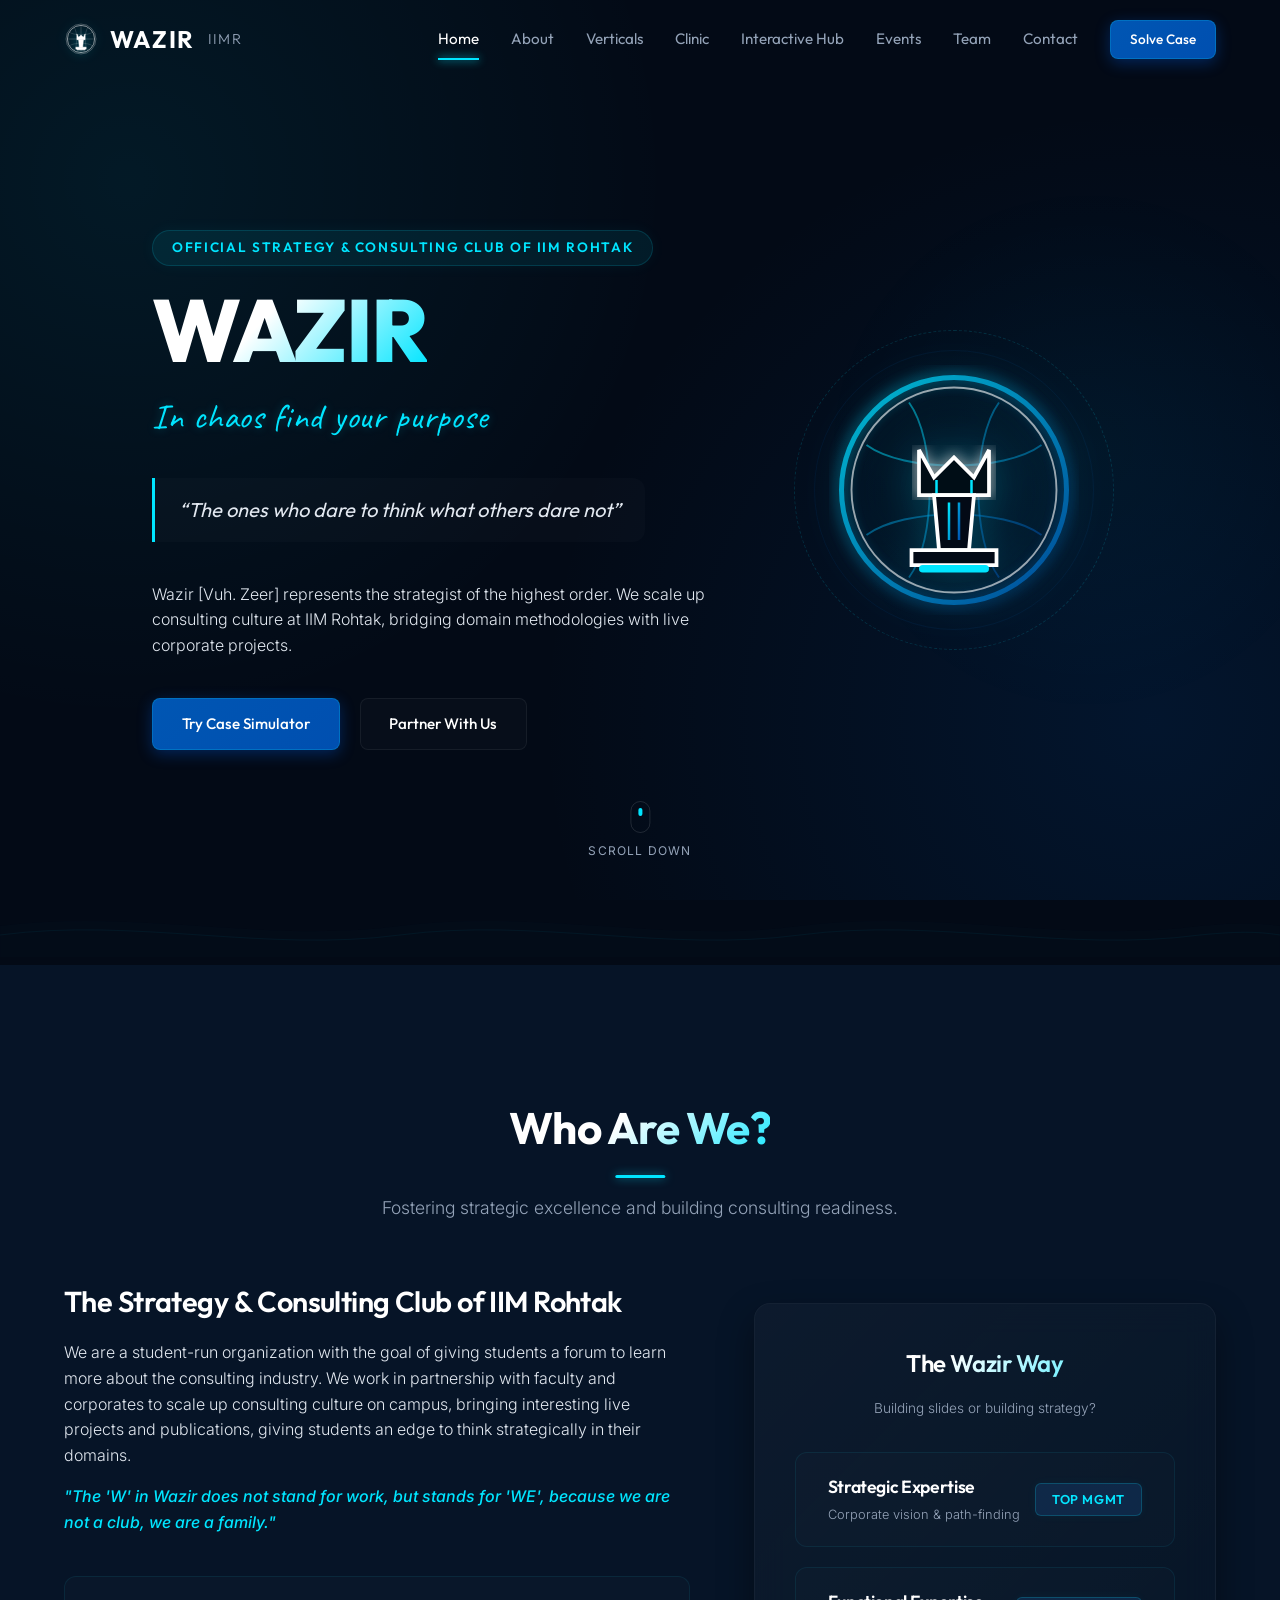
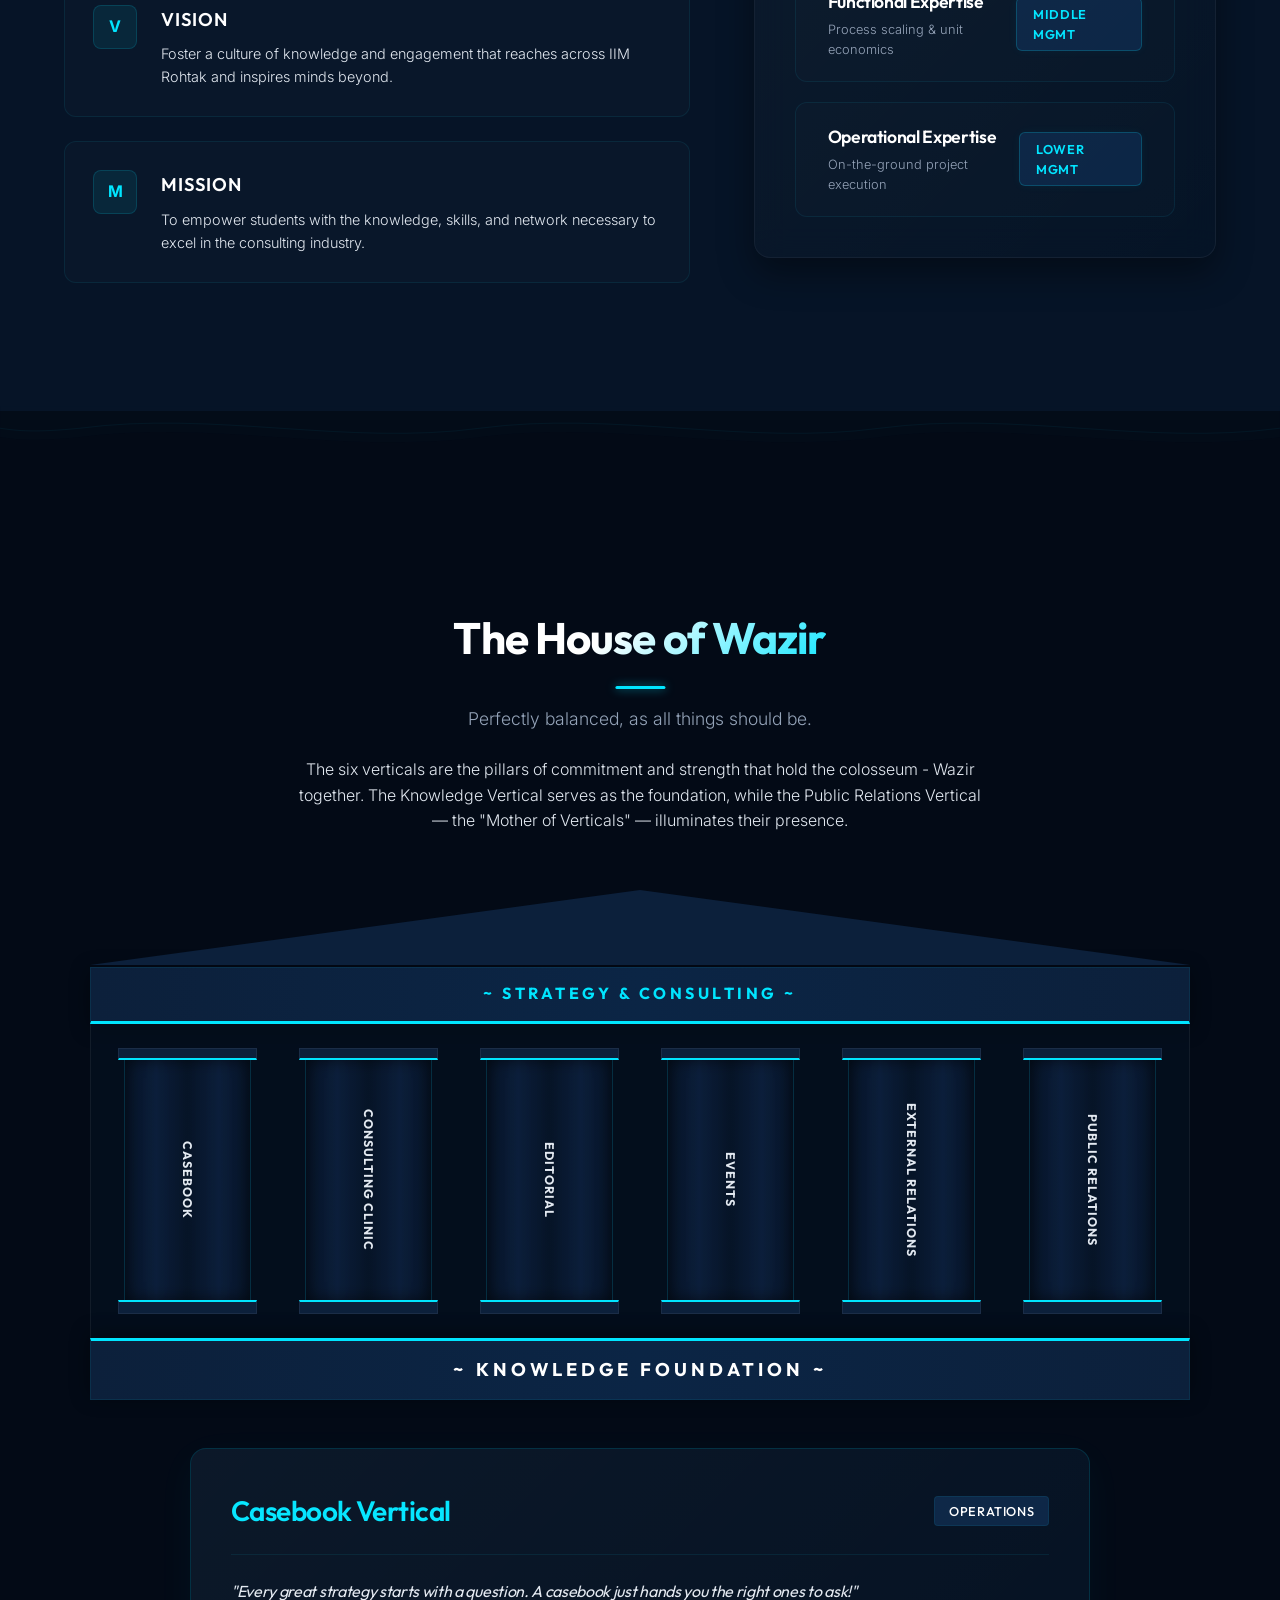
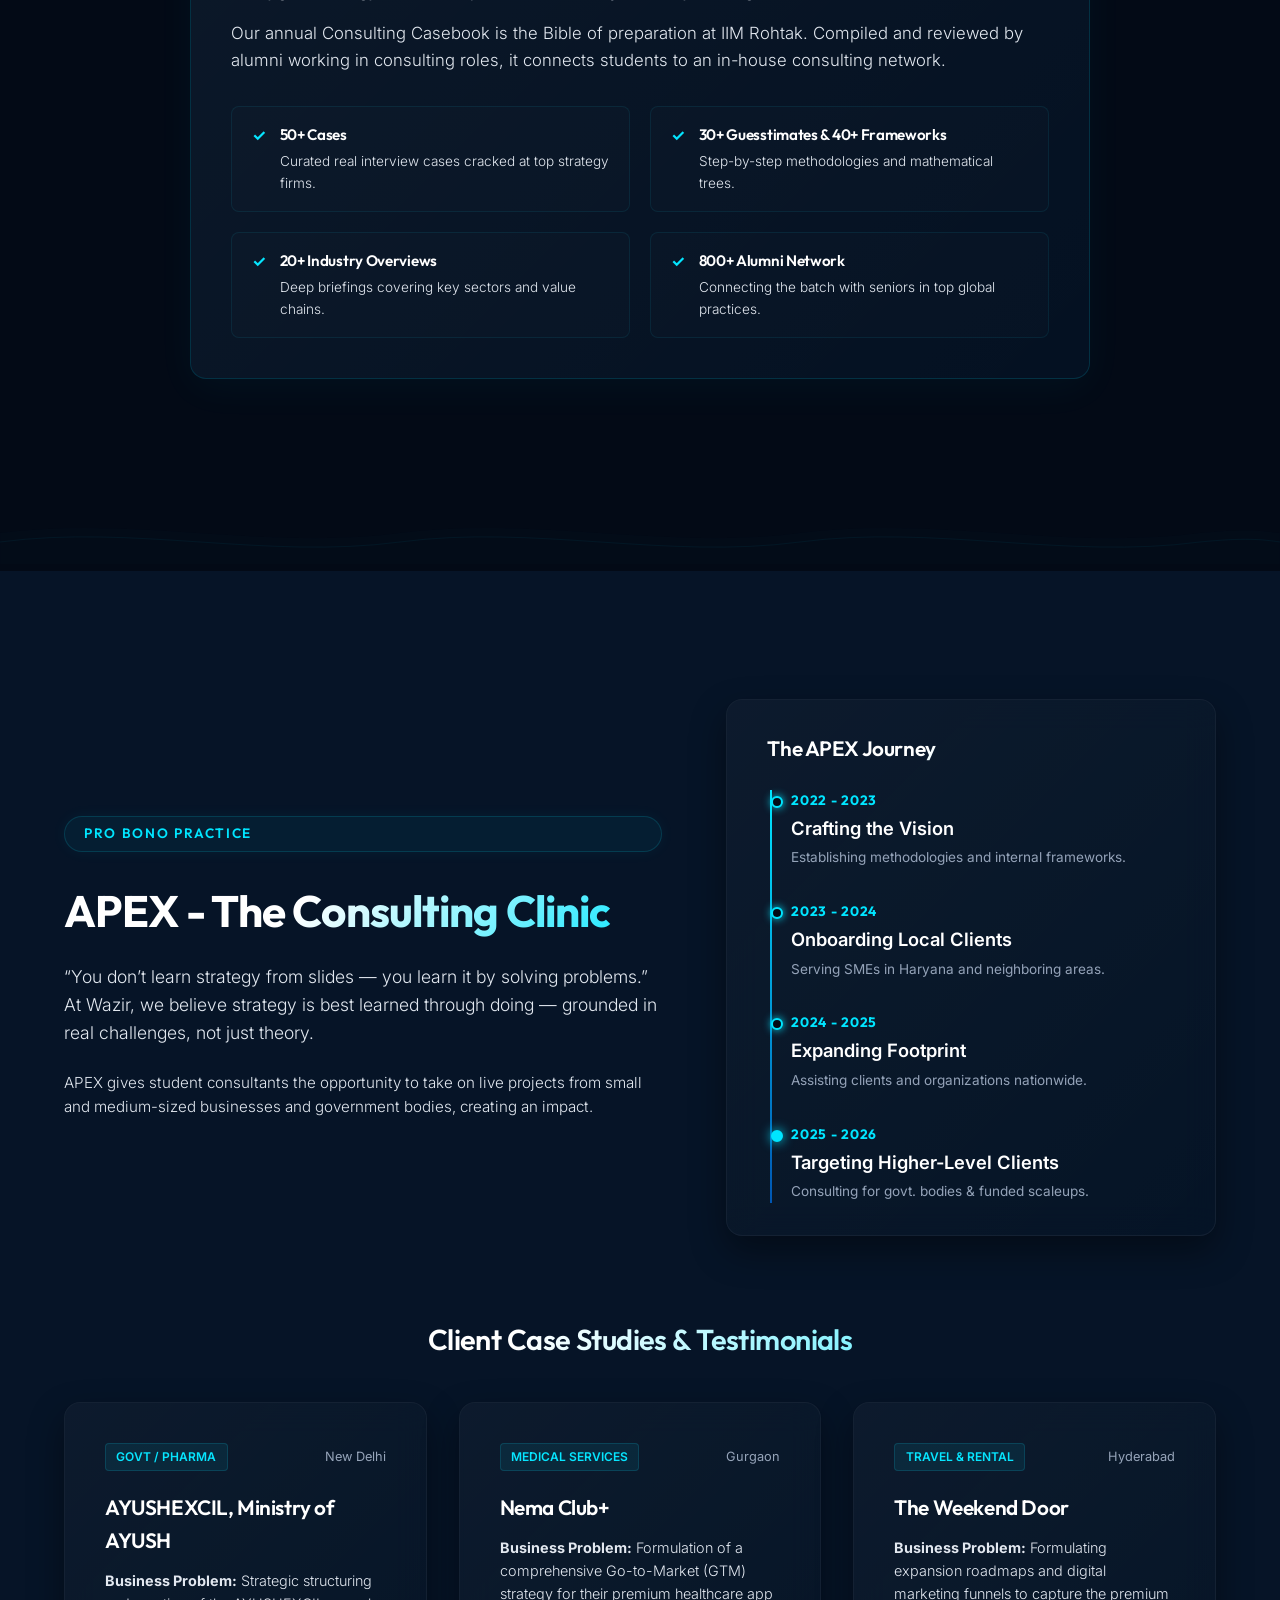
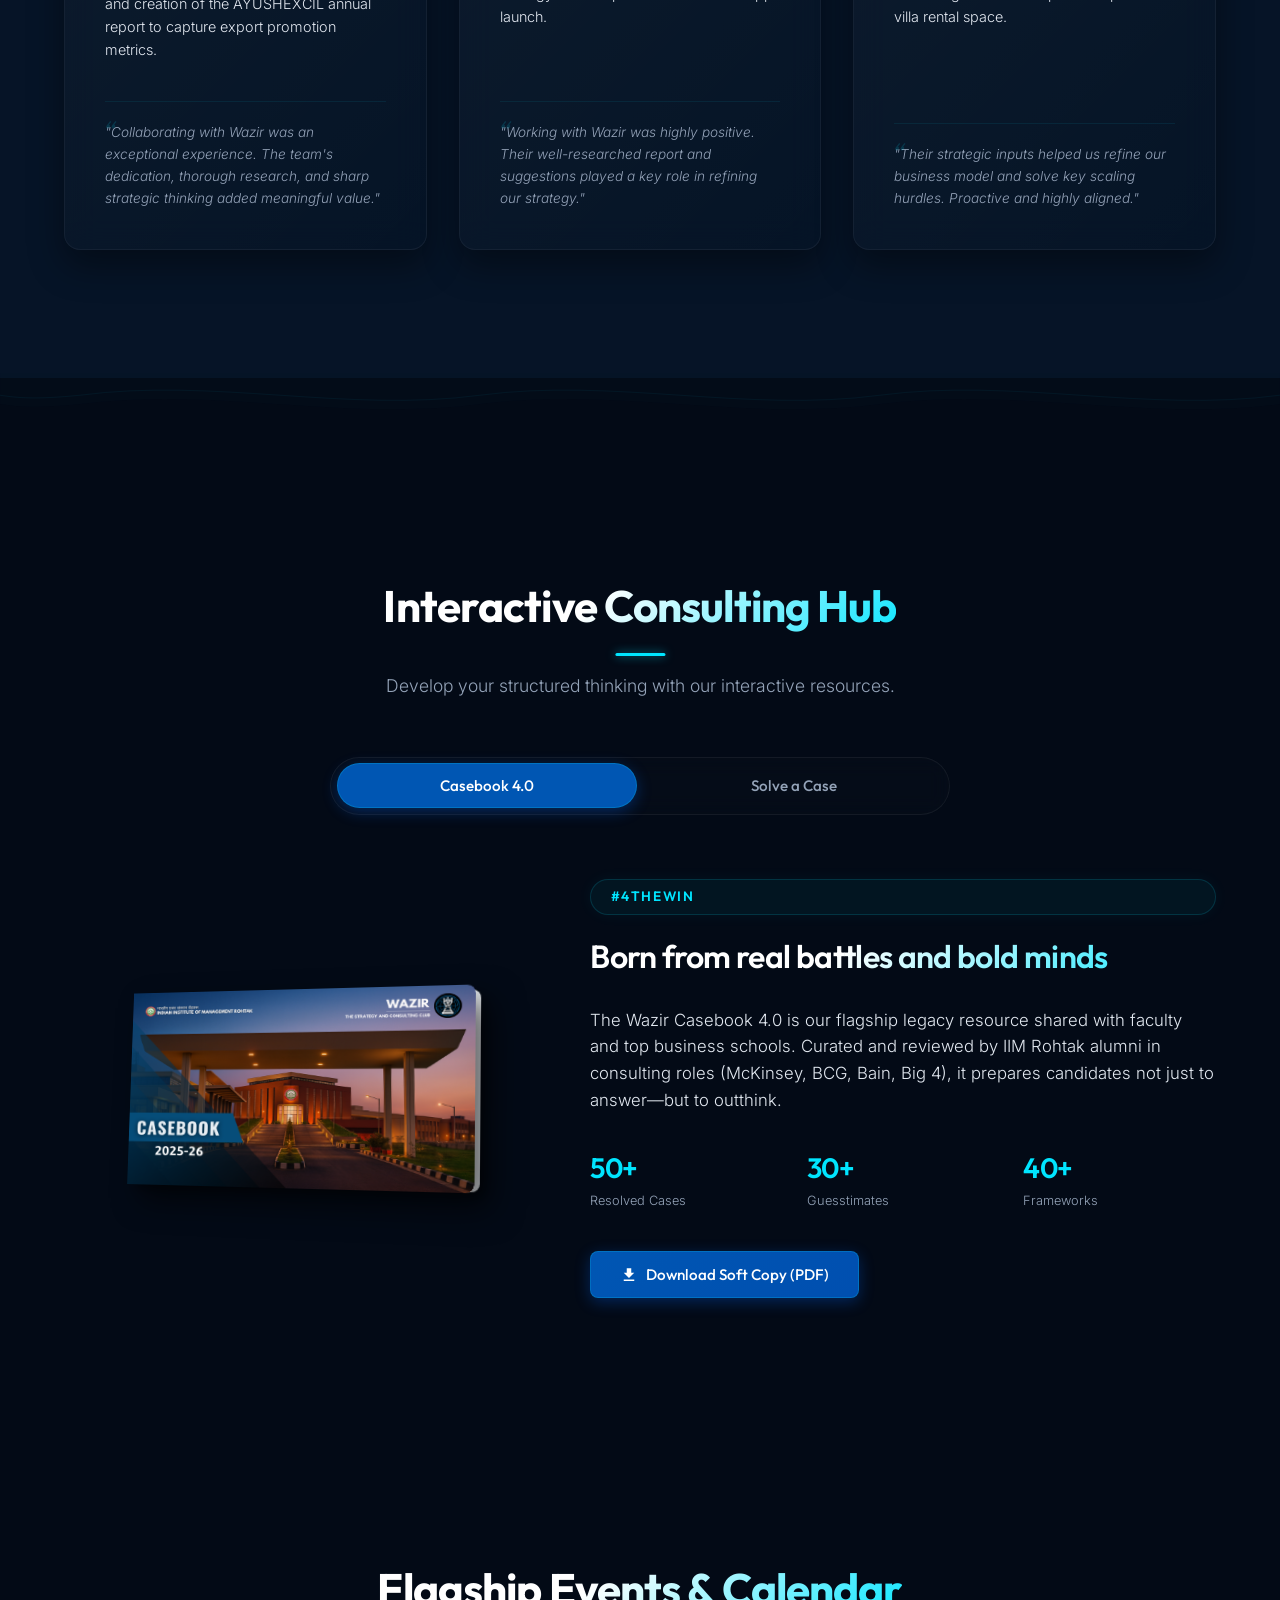
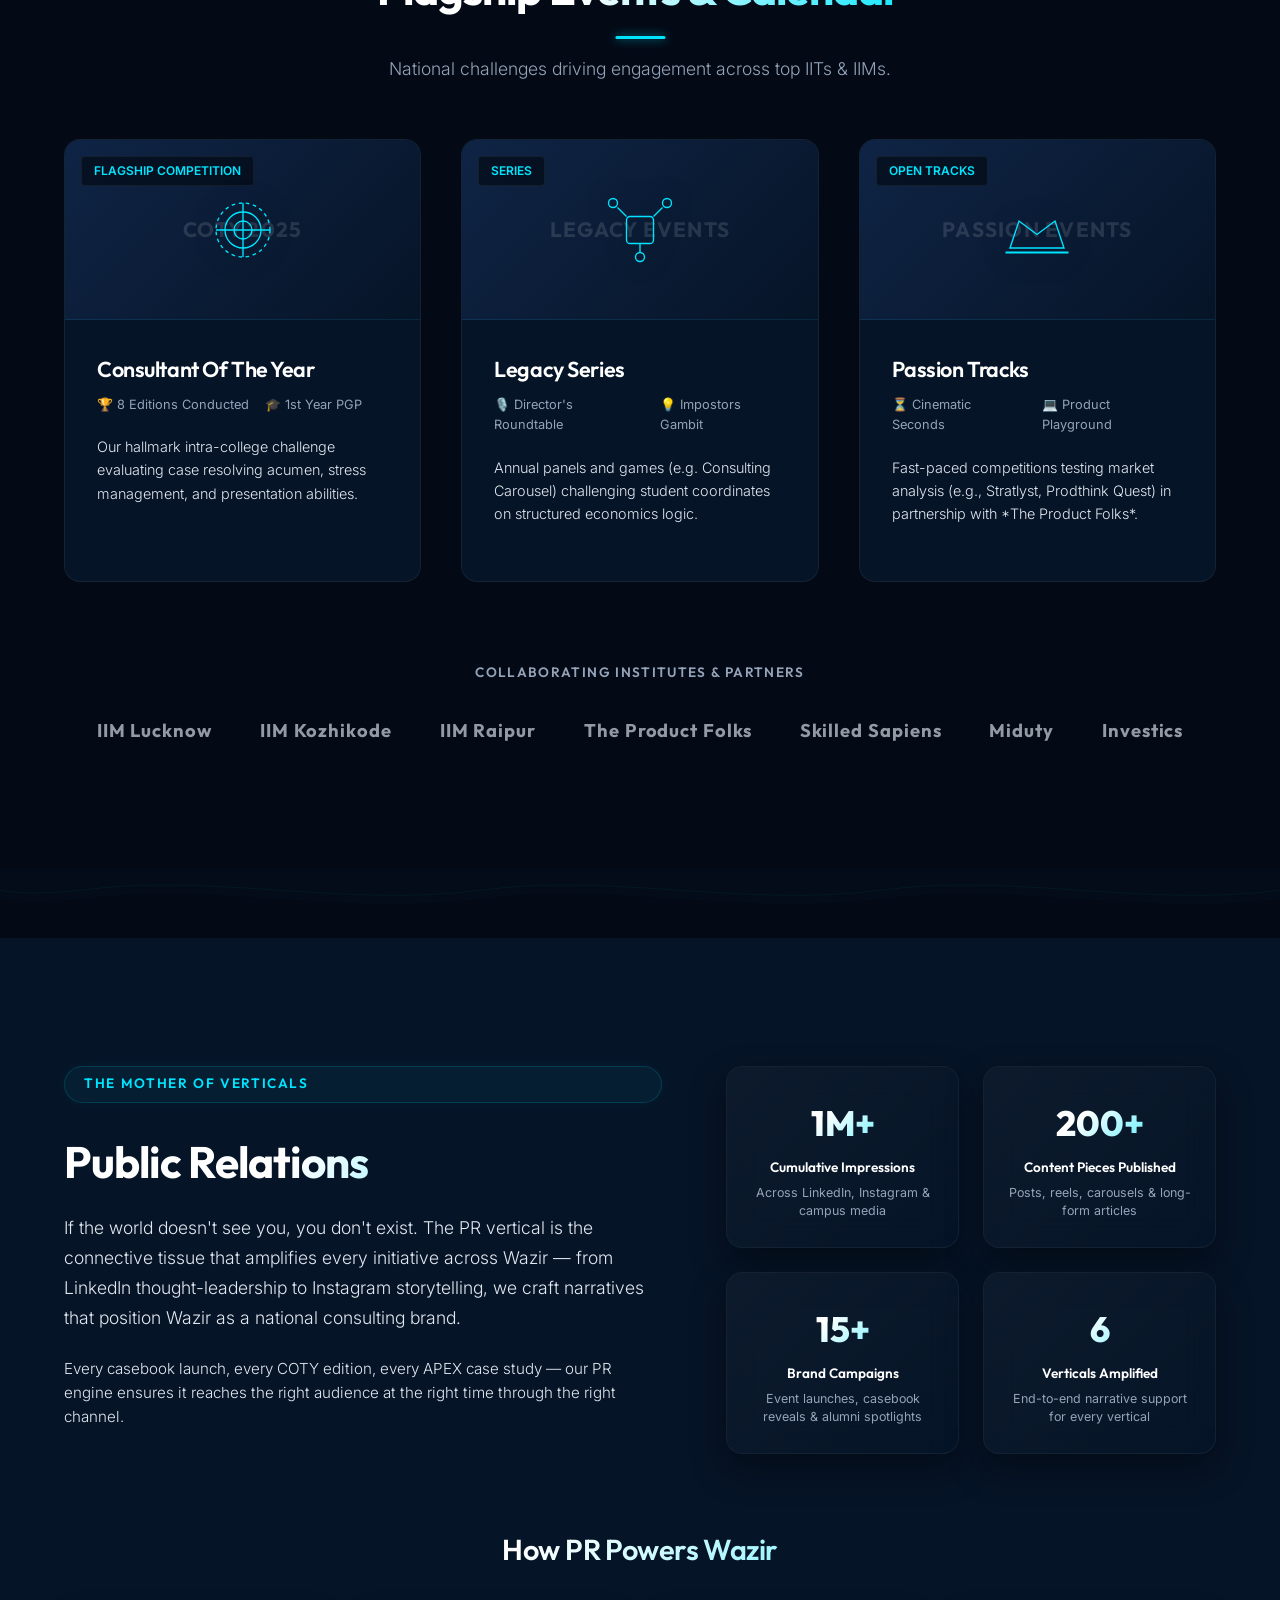
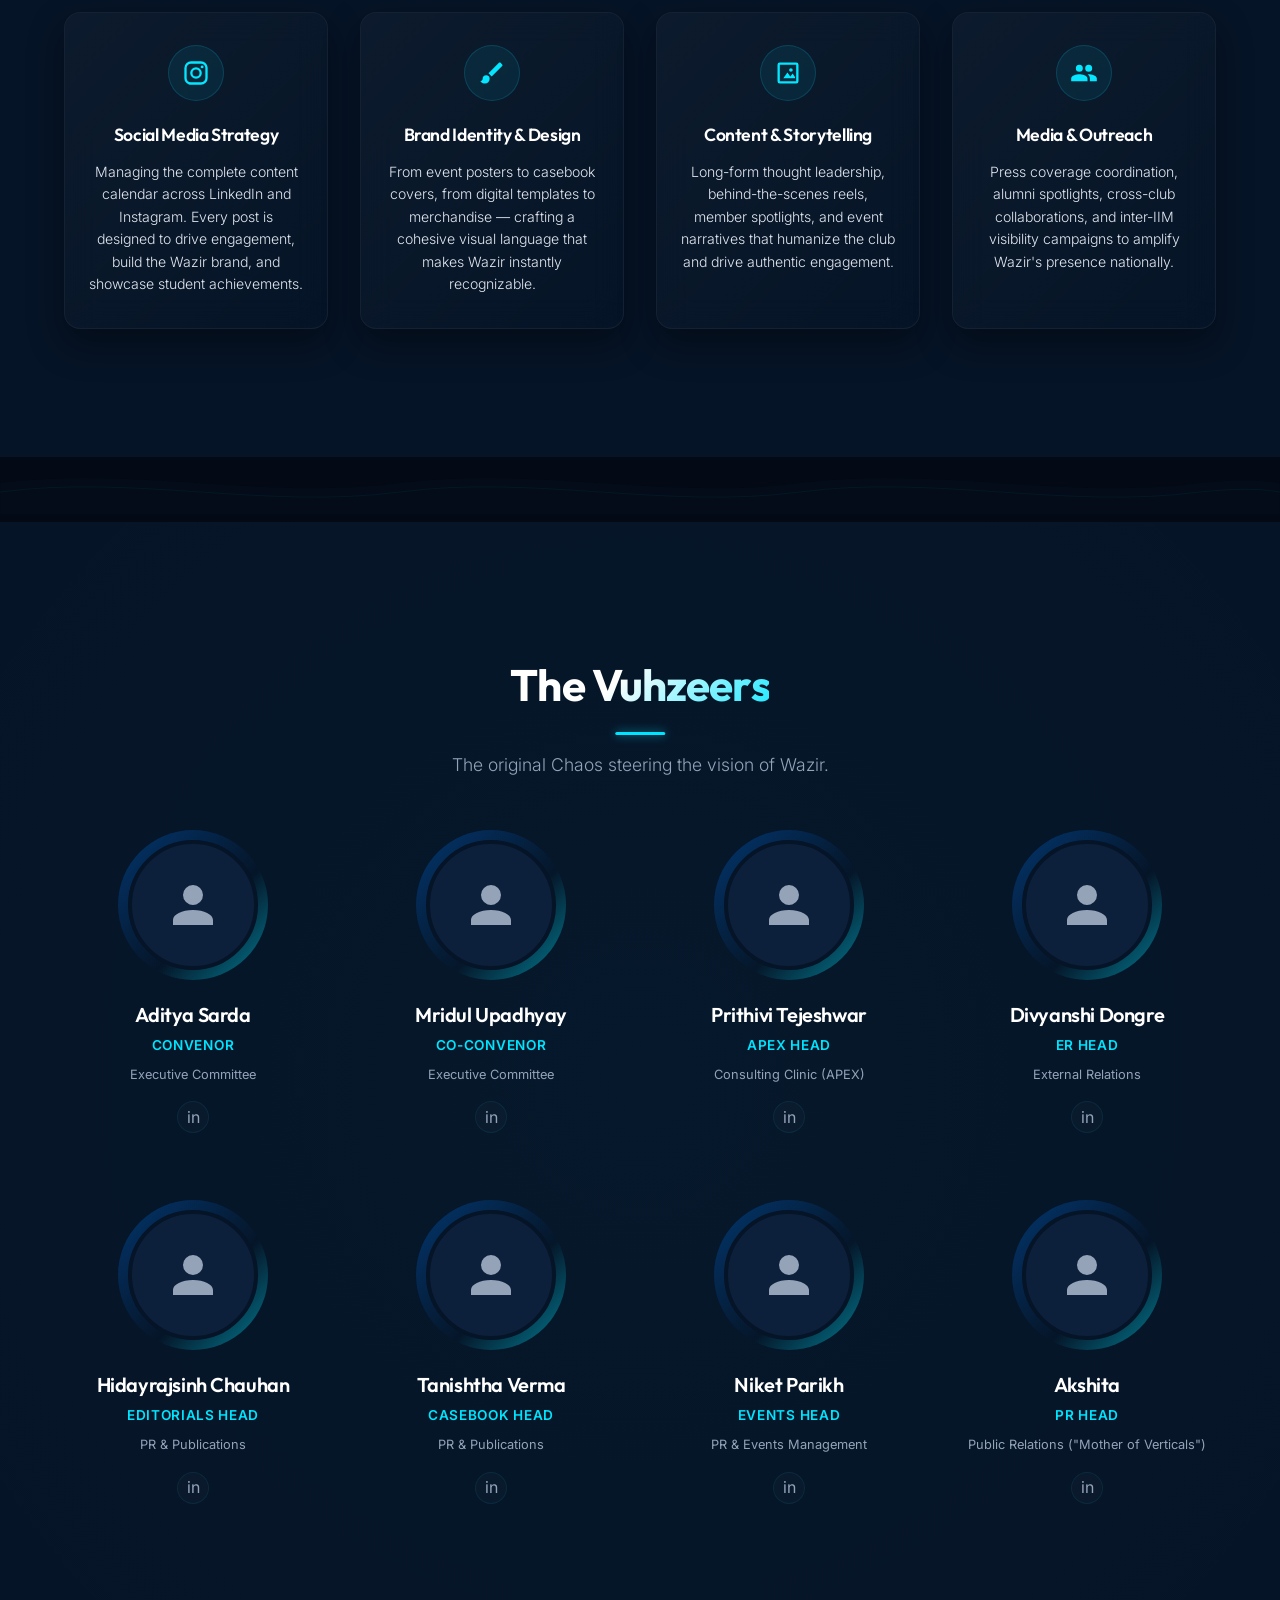
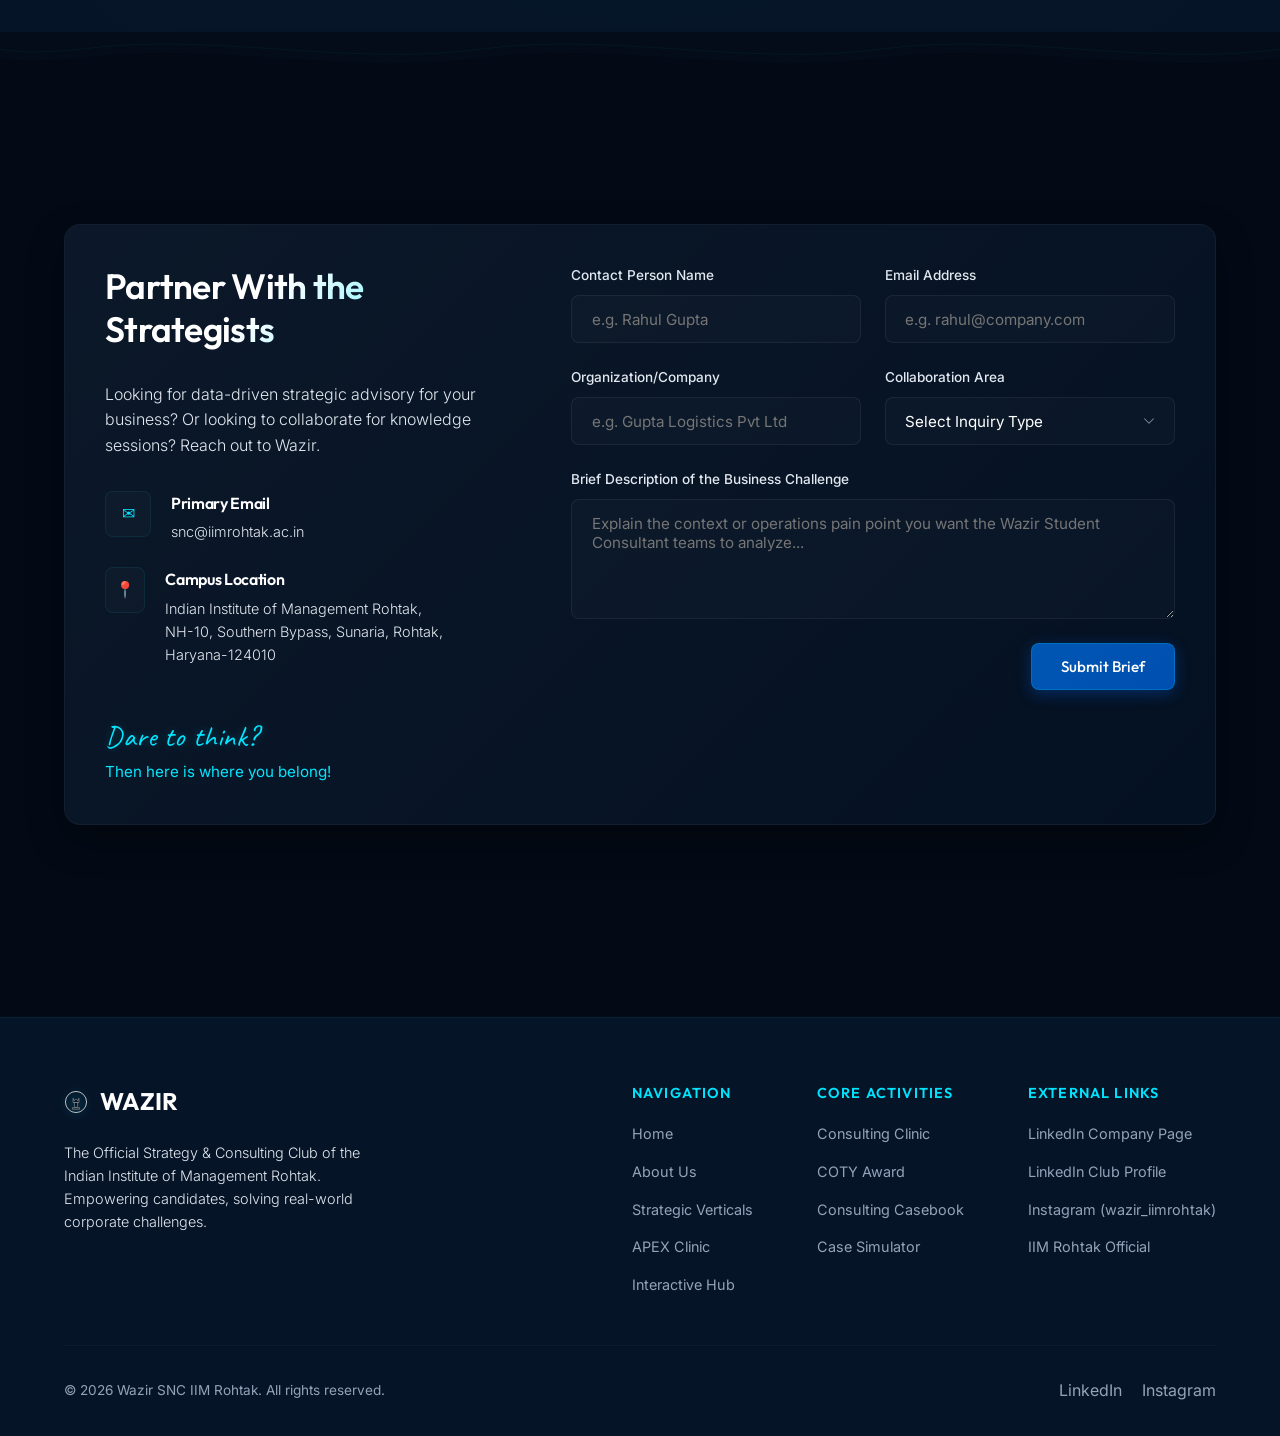
<file: index.html>
<!DOCTYPE html>
<html lang="en">
<head>
  <meta charset="UTF-8">
  <meta name="viewport" content="width=device-width, initial-scale=1.0">
  <title>Wazir | Strategy & Consulting Club, IIM Rohtak</title>
  <meta name="description" content="Official Strategy and Consulting Club of IIM Rohtak. Empowering future consultants through knowledge sessions, casebooks, and pro-bono consulting clinics. In chaos find your purpose.">
  <link rel="stylesheet" href="styles.css?v=2.1">
</head>
<body>

  <!-- ==========================================================================
       HEADER & NAVIGATION
       ========================================================================== -->
  <header class="header" id="header">
    <div class="container">
      <a href="#home" class="logo">
        <svg class="logo-icon" viewBox="0 0 100 100">
          <!-- Wazir Official Circular Logo Emblem -->
          <circle cx="50" cy="50" r="44" stroke="currentColor" stroke-width="2.5" fill="none" opacity="0.3"/>
          <circle cx="50" cy="50" r="40" stroke="currentColor" stroke-width="1.5" fill="none"/>
          <!-- Globe Grid Lines -->
          <path d="M10 50 H90 M50 10 V90" stroke="currentColor" stroke-width="1" opacity="0.5"/>
          <path d="M16 30 C 30 40, 70 40, 84 30 M16 70 C 30 60, 70 60, 84 70" stroke="currentColor" stroke-width="1" fill="none" opacity="0.4"/>
          <path d="M30 16 C 40 30, 40 70, 30 84 M70 16 C 60 30, 60 70, 70 84" stroke="currentColor" stroke-width="1" fill="none" opacity="0.4"/>
          <!-- Central Stylized Rook / Crown Chess Piece -->
          <!-- Crown Top -->
          <path d="M38 35 L43 45 L50 38 L57 45 L62 35 L62 52 L38 52 Z" fill="#ffffff" stroke="currentColor" stroke-width="1.5"/>
          <!-- Neck / Shaft -->
          <path d="M43 52 L45 74 L55 74 L57 52 Z" fill="#ffffff" stroke="currentColor" stroke-width="1.5"/>
          <!-- Base Pedestal -->
          <path d="M35 74 H65 V80 H35 Z" fill="#ffffff" stroke="currentColor" stroke-width="1.5"/>
          <rect x="38" y="80" width="24" height="3" fill="currentColor"/>
        </svg>
        WAZIR<span>IIMR</span>
      </a>
      <nav class="nav" id="nav-menu">
        <a href="#home" class="nav-link active">Home</a>
        <a href="#about" class="nav-link">About</a>
        <a href="#verticals" class="nav-link">Verticals</a>
        <a href="#apex" class="nav-link">Clinic</a>
        <a href="#hub" class="nav-link">Interactive Hub</a>
        <a href="#events" class="nav-link">Events</a>
        <a href="#team" class="nav-link">Team</a>
        <a href="#contact" class="nav-link">Contact</a>
        <a href="#hub" class="btn btn-primary" onclick="switchHubTabDirect('tab-simulator')" style="padding: 0.5rem 1.2rem; font-size: 0.85rem;">Solve Case</a>
      </nav>
      <button class="nav-toggle" id="nav-toggle" aria-label="Toggle navigation">
        <span></span>
        <span></span>
        <span></span>
      </button>
    </div>
  </header>

  <main>
    <!-- ==========================================================================
         HERO SECTION
         ========================================================================== -->
    <section class="hero" id="home">
      <div class="container">
        <div class="hero-grid">
          <div class="hero-content">
            <div class="hero-club-badge">Official Strategy & Consulting Club of IIM Rohtak</div>
            <h1 class="hero-title text-gradient">WAZIR</h1>
            
            <div class="hero-tagline">
              <span class="motto-script">In chaos find your purpose</span>
            </div>
            
            <div class="hero-quote-box">
              <blockquote>“The ones who dare to think what others dare not”</blockquote>
            </div>

            <p class="hero-description" style="margin-bottom: 2.5rem; max-width: 580px;">
              Wazir [Vuh. Zeer] represents the strategist of the highest order. We scale up consulting culture at IIM Rohtak, bridging domain methodologies with live corporate projects.
            </p>
            <div class="hero-actions">
              <a href="#hub" onclick="switchHubTabDirect('tab-simulator')" class="btn btn-primary">Try Case Simulator</a>
              <a href="#contact" class="btn btn-secondary">Partner With Us</a>
            </div>
          </div>
          <div class="hero-visual">
            <div class="emblem-container">
              <div class="emblem-blur-bg"></div>
              <div class="emblem-ring emblem-ring-1"></div>
              <div class="emblem-ring emblem-ring-2"></div>
              <!-- Glowing Vector Version of the Official Wazir Emblem -->
              <svg class="emblem-svg" viewBox="0 0 100 100">
                <defs>
                  <linearGradient id="blueGrad" x1="0%" y1="0%" x2="100%" y2="100%">
                    <stop offset="0%" stop-color="#00E5FF" />
                    <stop offset="100%" stop-color="#0056b3" />
                  </linearGradient>
                  <filter id="neon">
                    <feGaussianBlur stdDeviation="3" result="blur"/>
                    <feMerge>
                      <feMergeNode in="blur"/>
                      <feMergeNode in="SourceGraphic"/>
                    </feMerge>
                  </filter>
                </defs>
                <!-- Outer Rings -->
                <circle cx="50" cy="50" r="45" stroke="url(#blueGrad)" stroke-width="2" fill="none" opacity="0.8" filter="url(#neon)"/>
                <circle cx="50" cy="50" r="41" stroke="#ffffff" stroke-width="0.75" fill="none" opacity="0.6"/>
                <!-- Globe Grids -->
                <line x1="9" y1="50" x2="91" y2="50" stroke="url(#blueGrad)" stroke-width="0.75" opacity="0.6"/>
                <line x1="50" y1="9" x2="50" y2="91" stroke="url(#blueGrad)" stroke-width="0.75" opacity="0.6"/>
                <path d="M15 32 C 30 43, 70 43, 85 32 M15 68 C 30 57, 70 57, 85 68" stroke="url(#blueGrad)" stroke-width="0.75" fill="none" opacity="0.5"/>
                <path d="M32 15 C 43 30, 43 70, 32 85 M68 15 C 57 30, 57 70, 68 85" stroke="url(#blueGrad)" stroke-width="0.75" fill="none" opacity="0.5"/>
                
                <!-- Main Chess Piece Rook-Crown shape -->
                <!-- Crown -->
                <path d="M36 34 L42 45 L50 37 L58 45 L64 34 L64 52 L36 52 Z" fill="#030a16" stroke="#ffffff" stroke-width="1.5" filter="url(#neon)"/>
                <!-- Lines in Crown -->
                <line x1="43" y1="52" x2="43" y2="46" stroke="#00E5FF" stroke-width="1"/>
                <line x1="57" y1="52" x2="57" y2="46" stroke="#00E5FF" stroke-width="1"/>
                <!-- Shaft -->
                <path d="M42 52 L44 74 L56 74 L58 52 Z" fill="#030a16" stroke="#ffffff" stroke-width="1.5"/>
                <path d="M48 55 V70 M52 55 V70" stroke="url(#blueGrad)" stroke-width="1"/>
                <!-- Pedestal -->
                <path d="M33 74 H67 V80 H33 Z" fill="#030a16" stroke="#ffffff" stroke-width="1.5"/>
                <rect x="36" y="80" width="28" height="3" fill="#00E5FF" rx="1.5"/>
              </svg>
            </div>
          </div>
        </div>
      </div>
      <a href="#about" class="scroll-indicator">
        <span></span>
        scroll down
      </a>
    </section>

    <!-- Topological wave graphical divider -->
    <svg class="topowave-divider" viewBox="0 0 1440 70" fill="none" xmlns="http://www.w3.org/2000/svg">
      <path d="M0 35C150 15 300 55 450 35C600 15 750 55 900 35C1050 15 1200 55 1350 35C1400 30 1420 32 1440 35V70H0V35Z" fill="var(--bg-secondary)"/>
      <path d="M0 45C150 25 300 65 450 45C600 25 750 65 900 45C1050 25 1200 65 1350 45C1400 40 1420 42 1440 45" stroke="var(--brand-accent)" stroke-width="1" opacity="0.3"/>
    </svg>

    <!-- ==========================================================================
         ABOUT US SECTION (VISION, MISSION & EXPERTISE)
         ========================================================================== -->
    <section class="about" id="about" style="background-color: var(--bg-secondary);">
      <div class="container">
        <h2 class="section-title text-gradient">Who Are We?</h2>
        <p class="section-subtitle">Fostering strategic excellence and building consulting readiness.</p>
        
        <div class="about-grid">
          <div class="about-content">
            <h3 style="font-size: 1.8rem; margin-bottom: 1rem;">The Strategy & Consulting Club of IIM Rohtak</h3>
            <p>
              We are a student-run organization with the goal of giving students a forum to learn more about the consulting industry. We work in partnership with faculty and corporates to scale up consulting culture on campus, bringing interesting live projects and publications, giving students an edge to think strategically in their domains.
            </p>
            <p style="font-weight: 500; color: var(--brand-accent); font-style: italic; margin-top: 1rem;">
              "The 'W' in Wazir does not stand for work, but stands for 'WE', because we are not a club, we are a family."
            </p>
            
            <div class="vision-mission-grid">
              <!-- Vision Panel -->
              <div class="vm-panel">
                <div class="vm-icon-box">V</div>
                <div class="vm-info">
                  <h4>Vision</h4>
                  <p>Foster a culture of knowledge and engagement that reaches across IIM Rohtak and inspires minds beyond.</p>
                </div>
              </div>
              <!-- Mission Panel -->
              <div class="vm-panel">
                <div class="vm-icon-box">M</div>
                <div class="vm-info">
                  <h4>Mission</h4>
                  <p>To empower students with the knowledge, skills, and network necessary to excel in the consulting industry.</p>
                </div>
              </div>
            </div>
          </div>
          
          <div class="about-visual">
            <div class="matrix-card glass-card">
              <h3 style="margin-bottom: 1rem; font-size: 1.5rem;" class="text-gradient">The Wazir Way</h3>
              <p style="font-size: 0.85rem; color: var(--text-muted); margin-bottom: 1.5rem;">Building slides or building strategy?</p>
              
              <div class="matrix-rows">
                <div class="matrix-row">
                  <div class="matrix-row-title">
                    <h4>Strategic Expertise</h4>
                    <p>Corporate vision & path-finding</p>
                  </div>
                  <div class="matrix-row-badge">Top Mgmt</div>
                </div>
                
                <div class="matrix-row">
                  <div class="matrix-row-title">
                    <h4>Functional Expertise</h4>
                    <p>Process scaling & unit economics</p>
                  </div>
                  <div class="matrix-row-badge">Middle Mgmt</div>
                </div>
                
                <div class="matrix-row">
                  <div class="matrix-row-title">
                    <h4>Operational Expertise</h4>
                    <p>On-the-ground project execution</p>
                  </div>
                  <div class="matrix-row-badge">Lower Mgmt</div>
                </div>
              </div>
            </div>
          </div>
        </div>
      </div>
    </section>

    <!-- Topological wave graphical divider -->
    <svg class="topowave-divider" viewBox="0 0 1440 70" fill="none" xmlns="http://www.w3.org/2000/svg" style="transform: rotate(180deg);">
      <path d="M0 35C150 15 300 55 450 35C600 15 750 55 900 35C1050 15 1200 55 1350 35C1400 30 1420 32 1440 35V70H0V35Z" fill="var(--bg-secondary)"/>
      <path d="M0 45C150 25 300 65 450 45C600 25 750 65 900 45C1050 25 1200 65 1350 45C1400 40 1420 42 1440 45" stroke="var(--brand-accent)" stroke-width="1" opacity="0.3"/>
    </svg>

    <!-- ==========================================================================
         THE HOUSE OF WAZIR (VERTICALS ARCHITECTURE)
         ========================================================================== -->
    <section class="verticals-temple" id="verticals">
      <div class="container">
        <h2 class="section-title text-gradient">The House of Wazir</h2>
        <p class="section-subtitle">Perfectly balanced, as all things should be.</p>
        
        <p style="text-align: center; max-width: 700px; margin: -2rem auto 2.5rem; font-size: 1rem; font-weight: 300;">
          The six verticals are the pillars of commitment and strength that hold the colosseum - Wazir together. The Knowledge Vertical serves as the foundation, while the Public Relations Vertical — the "Mother of Verticals" — illuminates their presence.
        </p>

        <!-- Colosseum Architectural Temple Grid -->
        <div class="temple-container">
          <!-- Roof Pediment -->
          <div class="temple-roof">
            <div class="temple-roof-content">
              <svg viewBox="0 0 24 24"><path d="M12 3L1 9H4V21H20V9H23L12 3M12 7.7C13.8 7.7 15.3 9.2 15.3 11C15.3 12.8 13.8 14.3 12 14.3C10.2 14.3 8.7 12.8 8.7 11C8.7 9.2 10.2 7.7 12 7.7M18 19H6V11C6 10.7 6.1 10.4 6.3 10.2L12 5.5L17.7 10.2C17.9 10.4 18 10.7 18 11V19Z"/></svg>
              House of Wazir
            </div>
          </div>
          <!-- Beam Architrave -->
          <div class="temple-architrave">~ Strategy & Consulting ~</div>
          
          <!-- Pillars Column Grid -->
          <div class="temple-columns-grid">
            <!-- Pillar 1: Casebook -->
            <div class="temple-pillar" onclick="inspectVertical('casebook')">
              <div class="pillar-cap"></div>
              <div class="pillar-shaft">
                <div class="pillar-shaft-title">Casebook</div>
              </div>
              <div class="pillar-base"></div>
            </div>
            
            <!-- Pillar 2: Consulting Clinic -->
            <div class="temple-pillar" onclick="inspectVertical('clinic')">
              <div class="pillar-cap"></div>
              <div class="pillar-shaft">
                <div class="pillar-shaft-title">Consulting Clinic</div>
              </div>
              <div class="pillar-base"></div>
            </div>
            
            <!-- Pillar 3: Editorial -->
            <div class="temple-pillar" onclick="inspectVertical('editorial')">
              <div class="pillar-cap"></div>
              <div class="pillar-shaft">
                <div class="pillar-shaft-title">Editorial</div>
              </div>
              <div class="pillar-base"></div>
            </div>
            
            <!-- Pillar 4: Events -->
            <div class="temple-pillar" onclick="inspectVertical('events')">
              <div class="pillar-cap"></div>
              <div class="pillar-shaft">
                <div class="pillar-shaft-title">Events</div>
              </div>
              <div class="pillar-base"></div>
            </div>
            
            <!-- Pillar 5: External Relations -->
            <div class="temple-pillar" onclick="inspectVertical('relations')">
              <div class="pillar-cap"></div>
              <div class="pillar-shaft">
                <div class="pillar-shaft-title">External Relations</div>
              </div>
              <div class="pillar-base"></div>
            </div>
            
            <!-- Pillar 6: Public Relations -->
            <div class="temple-pillar" onclick="inspectVertical('pr')">
              <div class="pillar-cap"></div>
              <div class="pillar-shaft">
                <div class="pillar-shaft-title">Public Relations</div>
              </div>
              <div class="pillar-base"></div>
            </div>
          </div>
          
          <!-- Stylobate Base Steps -->
          <div class="temple-stylobate">~ Knowledge Foundation ~</div>
        </div>

        <!-- Dynamic Inspector Panel -->
        <div class="vertical-detail-container" id="vertical-detail-panel">
          <div class="glass-card vertical-detail-card" style="text-align: center; padding: 3rem;">
            <svg style="width: 50px; height: 50px; fill: var(--brand-accent); opacity: 0.7; margin-bottom: 1.5rem;" viewBox="0 0 24 24">
              <path d="M12 2A10 10 0 1 0 22 12A10 10 0 0 0 12 2ZM13 17H11V11H13V17ZM13 9H11V7H13V9Z"/>
            </svg>
            <h3 style="font-size: 1.5rem; margin-bottom: 0.5rem;">Interactive Operations Inspector</h3>
            <p style="color: var(--text-muted); max-width: 500px; margin: 0 auto;">Click or tap on any of the temple pillars above to examine the detailed vertical operations, publications, and impact metrics.</p>
          </div>
        </div>

      </div>
    </section>

    <!-- Topological wave graphical divider -->
    <svg class="topowave-divider" viewBox="0 0 1440 70" fill="none" xmlns="http://www.w3.org/2000/svg">
      <path d="M0 35C150 15 300 55 450 35C600 15 750 55 900 35C1050 15 1200 55 1350 35C1400 30 1420 32 1440 35V70H0V35Z" fill="var(--bg-secondary)"/>
      <path d="M0 45C150 25 300 65 450 45C600 25 750 65 900 45C1050 25 1200 65 1350 45C1400 40 1420 42 1440 45" stroke="var(--brand-accent)" stroke-width="1" opacity="0.3"/>
    </svg>

    <!-- ==========================================================================
         APEX - THE CONSULTING CLINIC
         ========================================================================== -->
    <section class="apex-clinic-showcase" id="apex" style="background-color: var(--bg-secondary);">
      <div class="container">
        <div class="apex-headline-row">
          <div>
            <div class="hero-club-badge" style="background: rgba(0, 229, 255, 0.05);">Pro Bono Practice</div>
            <h2 style="font-size: 2.75rem; font-weight: 700; margin-bottom: 1rem;" class="text-gradient">APEX - The Consulting Clinic</h2>
            <p style="font-size: 1.1rem; line-height: 1.6; margin-bottom: 1.5rem;">
              “You don’t learn strategy from slides — you learn it by solving problems.” At Wazir, we believe strategy is best learned through doing — grounded in real challenges, not just theory.
            </p>
            <p style="font-size: 0.95rem;">
              APEX gives student consultants the opportunity to take on live projects from small and medium-sized businesses and government bodies, creating an impact.
            </p>
          </div>
          
          <div class="glass-card timeline-card">
            <h3 style="font-size: 1.3rem; margin-bottom: 1.5rem;" class="text-gradient">The APEX Journey</h3>
            
            <div class="apex-timeline">
              <div class="timeline-step">
                <div class="timeline-year">2022 - 2023</div>
                <div class="timeline-title">Crafting the Vision</div>
                <div class="timeline-desc">Establishing methodologies and internal frameworks.</div>
              </div>
              <div class="timeline-step">
                <div class="timeline-year">2023 - 2024</div>
                <div class="timeline-title">Onboarding Local Clients</div>
                <div class="timeline-desc">Serving SMEs in Haryana and neighboring areas.</div>
              </div>
              <div class="timeline-step">
                <div class="timeline-year">2024 - 2025</div>
                <div class="timeline-title">Expanding Footprint</div>
                <div class="timeline-desc">Assisting clients and organizations nationwide.</div>
              </div>
              <div class="timeline-step active">
                <div class="timeline-year">2025 - 2026</div>
                <div class="timeline-title">Targeting Higher-Level Clients</div>
                <div class="timeline-desc">Consulting for govt. bodies & funded scaleups.</div>
              </div>
            </div>
          </div>
        </div>

        <h3 style="font-size: 1.8rem; margin-bottom: 2.5rem; text-align: center;" class="text-gradient">Client Case Studies & Testimonials</h3>
        
        <!-- Corporate Clients Grid -->
        <div class="cases-grid">
          <!-- Case 1: AYUSHEXCIL -->
          <div class="case-study-card glass-card">
            <div class="case-study-meta">
              <span class="case-study-tag">Govt / Pharma</span>
              <span class="case-study-industry">New Delhi</span>
            </div>
            <h3>AYUSHEXCIL, Ministry of AYUSH</h3>
            <p class="case-study-problem">
              <strong>Business Problem:</strong> Strategic structuring and creation of the AYUSHEXCIL annual report to capture export promotion metrics.
            </p>
            <p class="case-study-quote">
              "Collaborating with Wazir was an exceptional experience. The team's dedication, thorough research, and sharp strategic thinking added meaningful value."
            </p>
          </div>
          
          <!-- Case 2: Nema Club+ -->
          <div class="case-study-card glass-card">
            <div class="case-study-meta">
              <span class="case-study-tag">Medical Services</span>
              <span class="case-study-industry">Gurgaon</span>
            </div>
            <h3>Nema Club+</h3>
            <p class="case-study-problem">
              <strong>Business Problem:</strong> Formulation of a comprehensive Go-to-Market (GTM) strategy for their premium healthcare app launch.
            </p>
            <p class="case-study-quote">
              "Working with Wazir was highly positive. Their well-researched report and suggestions played a key role in refining our strategy."
            </p>
          </div>
          
          <!-- Case 3: The Weekend Door -->
          <div class="case-study-card glass-card mobile-collapsible mobile-hidden">
            <div class="case-study-meta">
              <span class="case-study-tag">Travel & Rental</span>
              <span class="case-study-industry">Hyderabad</span>
            </div>
            <h3>The Weekend Door</h3>
            <p class="case-study-problem">
              <strong>Business Problem:</strong> Formulating expansion roadmaps and digital marketing funnels to capture the premium villa rental space.
            </p>
            <p class="case-study-quote">
              "Their strategic inputs helped us refine our business model and solve key scaling hurdles. Proactive and highly aligned."
            </p>
          </div>
        </div>
        <div class="cases-toggle-row" style="text-align: center; margin-top: 2.5rem; display: none;">
          <button class="btn btn-secondary" id="toggle-cases-btn" onclick="toggleCases()">Show More Cases</button>
        </div>
      </div>
    </section>

    <!-- Topological wave graphical divider -->
    <svg class="topowave-divider" viewBox="0 0 1440 70" fill="none" xmlns="http://www.w3.org/2000/svg" style="transform: rotate(180deg);">
      <path d="M0 35C150 15 300 55 450 35C600 15 750 55 900 35C1050 15 1200 55 1350 35C1400 30 1420 32 1440 35V70H0V35Z" fill="var(--bg-secondary)"/>
      <path d="M0 45C150 25 300 65 450 45C600 25 750 65 900 45C1050 25 1200 65 1350 45C1400 40 1420 42 1440 45" stroke="var(--brand-accent)" stroke-width="1" opacity="0.3"/>
    </svg>

    <!-- ==========================================================================
         INTERACTIVE HUB (CASEBOOK, FRAMEWORKS, SIMULATOR)
         ========================================================================== -->
    <section class="hub" id="hub">
      <div class="container">
        <h2 class="section-title text-gradient">Interactive Consulting Hub</h2>
        <p class="section-subtitle">Develop your structured thinking with our interactive resources.</p>
        
        <div class="hub-tabs">
          <button class="hub-tab-btn active" onclick="switchHubTab(event, 'tab-casebook')">Casebook 4.0</button>
          <button class="hub-tab-btn" onclick="switchHubTab(event, 'tab-simulator')">Solve a Case</button>
        </div>
        
        <!-- Tab 1: Casebook Showcase -->
        <div class="hub-content-pane active" id="tab-casebook">
          <div class="casebook-layout">
            <div class="casebook-mockup">
              <div class="book-container">
                <div class="book-cover">
                  <img src="Casebook_Coverpage.png" alt="Wazir Casebook 4.0 Cover" style="width: 100%; height: 100%; object-fit: fill; border-radius: 0 8px 8px 0;">
                </div>
                <div class="book-pages"></div>
              </div>
            </div>
            
            <div class="casebook-info">
              <div class="hero-club-badge" style="background: rgba(0, 229, 255, 0.05); margin-bottom: 1rem;">#4thewin</div>
              <h3 class="text-gradient">Born from real battles and bold minds</h3>
              <p>
                The Wazir Casebook 4.0 is our flagship legacy resource shared with faculty and top business schools. Curated and reviewed by IIM Rohtak alumni in consulting roles (McKinsey, BCG, Bain, Big 4), it prepares candidates not just to answer—but to outthink.
              </p>
              
              <div class="casebook-stats">
                <div class="c-stat">
                  <h4>50+</h4>
                  <p>Resolved Cases</p>
                </div>
                <div class="c-stat">
                  <h4>30+</h4>
                  <p>Guesstimates</p>
                </div>
                <div class="c-stat">
                  <h4>40+</h4>
                  <p>Frameworks</p>
                </div>
              </div>
              
              <button class="btn btn-primary" onclick="simulateDownload()">
                <svg style="width:18px; height:18px; fill:currentColor;" viewBox="0 0 24 24"><path d="M5,20H19V18H5M19,9H15V3H9V9H5L12,16L19,9Z"/></svg>
                Download Soft Copy (PDF)
              </button>
            </div>
          </div>
        </div>
        

        
        <!-- Tab 3: Interactive Guesstimate Simulator -->
        <div class="hub-content-pane" id="tab-simulator">
          <div class="simulator-layout">
            <div class="simulator-box" id="simulator-box">
              <!-- Case Selector Row -->
              <div class="case-selector-row" style="margin-bottom: 2.5rem; display: flex; align-items: center; justify-content: space-between; gap: 1rem; flex-wrap: wrap; border-bottom: 1px solid rgba(0, 229, 255, 0.1); padding-bottom: 1.25rem;">
                <label for="case-select" style="font-family: var(--font-header); font-weight: 600; color: var(--text-primary); font-size: 0.9rem; letter-spacing: 0.05em;">PRACTICE CASE STUDY:</label>
                <select id="case-select" class="form-select" onchange="changeActiveCase(this.value)" style="width: auto; max-width: 100%; background: var(--bg-secondary); border: 1px solid rgba(0, 229, 255, 0.15); color: var(--text-primary); padding: 0.55rem 2rem 0.55rem 1rem; border-radius: 6px; font-family: var(--font-body); font-size: 0.85rem; cursor: pointer; outline: none; transition: border-color 0.3s ease;">
                  <option value="ev_charging">Case 1: Guesstimate (EV Charging Stations in Mumbai)</option>
                  <option value="q_commerce">Case 2: Profitability (Q-Commerce Dark Store)</option>
                  <option value="ev_battery">Case 3: Market Entry (EV Cell Production)</option>
                </select>
              </div>

              <!-- Progress Steps -->
              <div class="simulator-steps">
                <div class="sim-step-indicator active" id="sim-step-1-indicator">
                  <div class="step-num">1</div>
                  <div class="step-lbl">Clarify</div>
                </div>
                <div class="sim-step-indicator" id="sim-step-2-indicator">
                  <div class="step-num">2</div>
                  <div class="step-lbl">Structure</div>
                </div>
                <div class="sim-step-indicator" id="sim-step-3-indicator">
                  <div class="step-num">3</div>
                  <div class="step-lbl">Calculate</div>
                </div>
                <div class="sim-step-indicator" id="sim-step-4-indicator">
                  <div class="step-num">4</div>
                  <div class="step-lbl">Review</div>
                </div>
              </div>
              
              <!-- Challenge Prompt -->
              <div class="simulator-prompt-box" id="sim-prompt-box">
                <!-- Injected dynamically -->
              </div>
              
              <!-- Dynamic Step Content Pane -->
              <div id="sim-dynamic-pane">
                <!-- Injected dynamically -->
              </div>             </div>
              </div>
              
              <!-- Actions -->
              <div class="simulator-actions">
                <button class="btn btn-secondary" id="sim-btn-back" disabled onclick="prevSimStep()">Back</button>
                <button class="btn btn-primary" id="sim-btn-next" onclick="nextSimStep()">Next Step</button>
              </div>
              
            </div>
          </div>
        </div>
        
      </div>
    </section>

    <!-- ==========================================================================
         FLAGSHIP EVENTS SECTION
         ========================================================================== -->
    <section class="events" id="events">
      <div class="container">
        <h2 class="section-title text-gradient">Flagship Events & Calendar</h2>
        <p class="section-subtitle">National challenges driving engagement across top IITs & IIMs.</p>
        
        <div class="events-layout-grid">
          <!-- Event 1: COTY -->
          <div class="event-card">
            <div class="event-media">
              <span class="event-media-placeholder">COTY 2025</span>
              <div class="event-tag">Flagship Competition</div>
              <svg class="event-badge-icon" viewBox="0 0 100 100" fill="none" stroke-width="1.5">
                <circle cx="50" cy="50" r="30" stroke-dasharray="4,4"/>
                <circle cx="50" cy="50" r="20"/>
                <circle cx="50" cy="50" r="10"/>
                <path d="M50 20 V80 M20 50 H80"/>
              </svg>
            </div>
            <div class="event-info">
              <h3>Consultant Of The Year</h3>
              <div class="event-meta">
                <span>🏆 8 Editions Conducted</span>
                <span>🎓 1st Year PGP</span>
              </div>
              <p class="event-description">
                Our hallmark intra-college challenge evaluating case resolving acumen, stress management, and presentation abilities.
              </p>
            </div>
          </div>
          
          <!-- Event 2: Legacy Events -->
          <div class="event-card">
            <div class="event-media">
              <span class="event-media-placeholder">LEGACY EVENTS</span>
              <div class="event-tag">Series</div>
              <svg class="event-badge-icon" viewBox="0 0 100 100" fill="none" stroke-width="1.5">
                <rect x="35" y="35" width="30" height="30" rx="4"/>
                <circle cx="20" cy="20" r="5"/>
                <circle cx="80" cy="20" r="5"/>
                <circle cx="50" cy="80" r="5"/>
                <path d="M25 25 L35 35 M75 25 L65 35 M50 75 L50 65"/>
              </svg>
            </div>
            <div class="event-info">
              <h3>Legacy Series</h3>
              <div class="event-meta">
                <span>🎙️ Director's Roundtable</span>
                <span>💡 Impostors Gambit</span>
              </div>
              <p class="event-description">
                Annual panels and games (e.g. Consulting Carousel) challenging student coordinates on structured economics logic.
              </p>
            </div>
          </div>
          
          <!-- Event 3: Passion Events -->
          <div class="event-card">
            <div class="event-media">
              <span class="event-media-placeholder">PASSION EVENTS</span>
              <div class="event-tag">Open Tracks</div>
              <svg class="event-badge-icon" viewBox="0 0 100 100" fill="none" stroke-width="1.5">
                <path d="M20 70 L30 40 L50 55 L70 40 L80 70 H20 Z" fill="none"/>
                <line x1="15" y1="75" x2="85" y2="75" stroke-width="2"/>
              </svg>
            </div>
            <div class="event-info">
              <h3>Passion Tracks</h3>
              <div class="event-meta">
                <span>⏳ Cinematic Seconds</span>
                <span>💻 Product Playground</span>
              </div>
              <p class="event-description">
                Fast-paced competitions testing market analysis (e.g., Stratlyst, Prodthink Quest) in partnership with *The Product Folks*.
              </p>
            </div>
          </div>
        </div>

        <div class="event-partners-scroller">
          <h4>Collaborating Institutes & Partners</h4>
          <div class="partners-logos-flex">
            <div class="partner-logo-item">IIM Lucknow</div>
            <div class="partner-logo-item">IIM Kozhikode</div>
            <div class="partner-logo-item">IIM Raipur</div>
            <div class="partner-logo-item">The Product Folks</div>
            <div class="partner-logo-item">Skilled Sapiens</div>
            <div class="partner-logo-item">Miduty</div>
            <div class="partner-logo-item">Investics</div>
          </div>
        </div>
      </div>
    </section>

    <!-- Topological wave graphical divider -->
    <svg class="topowave-divider" viewBox="0 0 1440 70" fill="none" xmlns="http://www.w3.org/2000/svg" style="transform: rotate(180deg);">
      <path d="M0 35C150 15 300 55 450 35C600 15 750 55 900 35C1050 15 1200 55 1350 35C1400 30 1420 32 1440 35V70H0V35Z" fill="var(--bg-secondary)"/>
      <path d="M0 45C150 25 300 65 450 45C600 25 750 65 900 45C1050 25 1200 65 1350 45C1400 40 1420 42 1440 45" stroke="var(--brand-accent)" stroke-width="1" opacity="0.3"/>
    </svg>

    <!-- ==========================================================================
         PUBLIC RELATIONS - THE MOTHER OF VERTICALS
         ========================================================================== -->
    <section class="pr-showcase" id="pr" style="background-color: var(--bg-secondary);">
      <div class="container">
        <div class="pr-hero-row">
          <div class="pr-hero-content">
            <div class="hero-club-badge" style="background: rgba(0, 229, 255, 0.05);">The Mother of Verticals</div>
            <h2 style="font-size: 2.75rem; font-weight: 700; margin-bottom: 1rem;" class="text-gradient">Public Relations</h2>
            <p style="font-size: 1.1rem; line-height: 1.7; margin-bottom: 1.5rem;">
              If the world doesn't see you, you don't exist. The PR vertical is the connective tissue that amplifies every initiative across Wazir — from LinkedIn thought-leadership to Instagram storytelling, we craft narratives that position Wazir as a national consulting brand.
            </p>
            <p style="font-size: 0.95rem; color: var(--text-secondary); margin-bottom: 2rem;">
              Every casebook launch, every COTY edition, every APEX case study — our PR engine ensures it reaches the right audience at the right time through the right channel.
            </p>
          </div>

          <div class="pr-stats-grid">
            <div class="pr-stat-card glass-card">
              <div class="pr-stat-number text-gradient">1M+</div>
              <div class="pr-stat-label">Cumulative Impressions</div>
              <div class="pr-stat-desc">Across LinkedIn, Instagram &amp; campus media</div>
            </div>
            <div class="pr-stat-card glass-card">
              <div class="pr-stat-number text-gradient">200+</div>
              <div class="pr-stat-label">Content Pieces Published</div>
              <div class="pr-stat-desc">Posts, reels, carousels &amp; long-form articles</div>
            </div>
            <div class="pr-stat-card glass-card">
              <div class="pr-stat-number text-gradient">15+</div>
              <div class="pr-stat-label">Brand Campaigns</div>
              <div class="pr-stat-desc">Event launches, casebook reveals &amp; alumni spotlights</div>
            </div>
            <div class="pr-stat-card glass-card">
              <div class="pr-stat-number text-gradient">6</div>
              <div class="pr-stat-label">Verticals Amplified</div>
              <div class="pr-stat-desc">End-to-end narrative support for every vertical</div>
            </div>
          </div>
        </div>

        <!-- PR Activities Showcase -->
        <h3 style="font-size: 1.8rem; margin: 4rem 0 2.5rem; text-align: center;" class="text-gradient">How PR Powers Wazir</h3>
        
        <div class="pr-activities-grid">
          <div class="pr-activity-card glass-card">
            <div class="pr-activity-icon">
              <svg viewBox="0 0 24 24" style="width:28px; height:28px; fill:var(--brand-accent);"><path d="M7.8,2H16.2C19.4,2 22,4.6 22,7.8V16.2A5.8,5.8 0 0,1 16.2,22H7.8C4.6,22 2,19.4 2,16.2V7.8A5.8,5.8 0 0,1 7.8,2M7.6,4A3.6,3.6 0 0,0 4,7.6V16.4C4,18.39 5.61,20 7.6,20H16.4A3.6,3.6 0 0,0 20,16.4V7.6C20,5.61 18.39,4 16.4,4H7.6M17.25,5.5A1.25,1.25 0 0,1 18.5,6.75A1.25,1.25 0 0,1 17.25,8A1.25,1.25 0 0,1 16,6.75A1.25,1.25 0 0,1 17.25,5.5M12,7A5,5 0 0,1 17,12A5,5 0 0,1 12,17A5,5 0 0,1 7,12A5,5 0 0,1 12,7M12,9A3,3 0 0,0 9,12A3,3 0 0,0 12,15A3,3 0 0,0 15,12A3,3 0 0,0 12,9Z"/></svg>
            </div>
            <h4>Social Media Strategy</h4>
            <p>Managing the complete content calendar across LinkedIn and Instagram. Every post is designed to drive engagement, build the Wazir brand, and showcase student achievements.</p>
          </div>
          
          <div class="pr-activity-card glass-card">
            <div class="pr-activity-icon">
              <svg viewBox="0 0 24 24" style="width:28px; height:28px; fill:var(--brand-accent);"><path d="M20.71,4.63L19.37,3.29C19,2.9 18.35,2.9 17.96,3.29L9,12.25L11.75,15L20.71,6.04C21.1,5.65 21.1,5 20.71,4.63M7,14A3,3 0 0,0 4,17C4,18.31 2.84,19 2,19C2.92,20.22 4.5,21 6,21A4,4 0 0,0 10,17A3,3 0 0,0 7,14Z"/></svg>
            </div>
            <h4>Brand Identity &amp; Design</h4>
            <p>From event posters to casebook covers, from digital templates to merchandise — crafting a cohesive visual language that makes Wazir instantly recognizable.</p>
          </div>
          
          <div class="pr-activity-card glass-card">
            <div class="pr-activity-icon">
              <svg viewBox="0 0 24 24" style="width:28px; height:28px; fill:var(--brand-accent);"><path d="M19,5V19H5V5H19M19,3H5A2,2 0 0,0 3,5V19A2,2 0 0,0 5,21H19A2,2 0 0,0 21,19V5A2,2 0 0,0 19,3M14.5,11C13.67,11 13,10.33 13,9.5C13,8.67 13.67,8 14.5,8C15.33,8 16,8.67 16,9.5C16,10.33 15.33,11 14.5,11M18,15.5L16,12.5L14,15L11.5,11.5L8,16.5H18V15.5Z"/></svg>
            </div>
            <h4>Content &amp; Storytelling</h4>
            <p>Long-form thought leadership, behind-the-scenes reels, member spotlights, and event narratives that humanize the club and drive authentic engagement.</p>
          </div>
          
          <div class="pr-activity-card glass-card">
            <div class="pr-activity-icon">
              <svg viewBox="0 0 24 24" style="width:28px; height:28px; fill:var(--brand-accent);"><path d="M16,13C15.71,13 15.38,13 15.03,13.05C16.19,13.89 17,15 17,16.5V19H23V16.5C23,14.17 18.33,13 16,13M8,13C5.67,13 1,14.17 1,16.5V19H15V16.5C15,14.17 10.33,13 8,13M8,11A3,3 0 0,0 11,8A3,3 0 0,0 8,5A3,3 0 0,0 5,8A3,3 0 0,0 8,11M16,11A3,3 0 0,0 19,8A3,3 0 0,0 16,5A3,3 0 0,0 13,8A3,3 0 0,0 16,11Z"/></svg>
            </div>
            <h4>Media &amp; Outreach</h4>
            <p>Press coverage coordination, alumni spotlights, cross-club collaborations, and inter-IIM visibility campaigns to amplify Wazir's presence nationally.</p>
          </div>
        </div>
      </div>
    </section>

    <!-- Topological wave graphical divider -->
    <svg class="topowave-divider" viewBox="0 0 1440 70" fill="none" xmlns="http://www.w3.org/2000/svg">
      <path d="M0 35C150 15 300 55 450 35C600 15 750 55 900 35C1050 15 1200 55 1350 35C1400 30 1420 32 1440 35V70H0V35Z" fill="var(--bg-secondary)"/>
      <path d="M0 45C150 25 300 65 450 45C600 25 750 65 900 45C1050 25 1200 65 1350 45C1400 40 1420 42 1440 45" stroke="var(--brand-accent)" stroke-width="1" opacity="0.3"/>
    </svg>

    <!-- ==========================================================================
         TEAM &amp; LEADERSHIP SECTION
         ========================================================================== -->
    <section class="team" id="team" style="background-color: var(--bg-secondary);">
      <div class="container">
        <h2 class="section-title text-gradient">The Vuhzeers</h2>
        <p class="section-subtitle">The original Chaos steering the vision of Wazir.</p>
        
        <div class="team-grid">
          <!-- Convenor -->
          <div class="team-card">
            <div class="team-avatar-container">
              <div class="team-avatar">
                <svg viewBox="0 0 24 24"><path d="M12,4A4,4 0 0,1 16,8A4,4 0 0,1 12,12A4,4 0 0,1 8,8A4,4 0 0,1 12,4M12,14C16.42,14 20,15.79 20,18V20H4V18C4,15.79 7.58,14 12,14Z"/></svg>
              </div>
            </div>
            <h3>Aditya Sarda</h3>
            <div class="team-role">Convenor</div>
            <div class="team-vertical">Executive Committee</div>
            <div class="team-socials">
              <a href="https://www.linkedin.com/in/strategy-n-consulting/" class="team-social-link" target="_blank">in</a>
            </div>
          </div>
          
          <!-- Co-Convenor -->
          <div class="team-card">
            <div class="team-avatar-container">
              <div class="team-avatar">
                <svg viewBox="0 0 24 24"><path d="M12,4A4,4 0 0,1 16,8A4,4 0 0,1 12,12A4,4 0 0,1 8,8A4,4 0 0,1 12,4M12,14C16.42,14 20,15.79 20,18V20H4V18C4,15.79 7.58,14 12,14Z"/></svg>
              </div>
            </div>
            <h3>Mridul Upadhyay</h3>
            <div class="team-role">Co-Convenor</div>
            <div class="team-vertical">Executive Committee</div>
            <div class="team-socials">
              <a href="https://www.linkedin.com/in/strategy-n-consulting/" class="team-social-link" target="_blank">in</a>
            </div>
          </div>
          
          <!-- APEX Head -->
          <div class="team-card">
            <div class="team-avatar-container">
              <div class="team-avatar">
                <svg viewBox="0 0 24 24"><path d="M12,4A4,4 0 0,1 16,8A4,4 0 0,1 12,12A4,4 0 0,1 8,8A4,4 0 0,1 12,4M12,14C16.42,14 20,15.79 20,18V20H4V18C4,15.79 7.58,14 12,14Z"/></svg>
              </div>
            </div>
            <h3>Prithivi Tejeshwar</h3>
            <div class="team-role">APEX Head</div>
            <div class="team-vertical">Consulting Clinic (APEX)</div>
            <div class="team-socials">
              <a href="https://www.linkedin.com/in/strategy-n-consulting/" class="team-social-link" target="_blank">in</a>
            </div>
          </div>
          
          <!-- ER Head -->
          <div class="team-card">
            <div class="team-avatar-container">
              <div class="team-avatar">
                <svg viewBox="0 0 24 24"><path d="M12,4A4,4 0 0,1 16,8A4,4 0 0,1 12,12A4,4 0 0,1 8,8A4,4 0 0,1 12,4M12,14C16.42,14 20,15.79 20,18V20H4V18C4,15.79 7.58,14 12,14Z"/></svg>
              </div>
            </div>
            <h3>Divyanshi Dongre</h3>
            <div class="team-role">ER Head</div>
            <div class="team-vertical">External Relations</div>
            <div class="team-socials">
              <a href="https://www.linkedin.com/in/strategy-n-consulting/" class="team-social-link" target="_blank">in</a>
            </div>
          </div>
          
          <!-- Editorials Head -->
          <div class="team-card mobile-collapsible mobile-hidden" style="margin-top: 2rem;">
            <div class="team-avatar-container">
              <div class="team-avatar">
                <svg viewBox="0 0 24 24"><path d="M12,4A4,4 0 0,1 16,8A4,4 0 0,1 12,12A4,4 0 0,1 8,8A4,4 0 0,1 12,4M12,14C16.42,14 20,15.79 20,18V20H4V18C4,15.79 7.58,14 12,14Z"/></svg>
              </div>
            </div>
            <h3>Hidayrajsinh Chauhan</h3>
            <div class="team-role">Editorials Head</div>
            <div class="team-vertical">PR & Publications</div>
            <div class="team-socials">
              <a href="https://www.linkedin.com/in/strategy-n-consulting/" class="team-social-link" target="_blank">in</a>
            </div>
          </div>
          
          <!-- Casebook Head -->
          <div class="team-card mobile-collapsible mobile-hidden" style="margin-top: 2rem;">
            <div class="team-avatar-container">
              <div class="team-avatar">
                <svg viewBox="0 0 24 24"><path d="M12,4A4,4 0 0,1 16,8A4,4 0 0,1 12,12A4,4 0 0,1 8,8A4,4 0 0,1 12,4M12,14C16.42,14 20,15.79 20,18V20H4V18C4,15.79 7.58,14 12,14Z"/></svg>
              </div>
            </div>
            <h3>Tanishtha Verma</h3>
            <div class="team-role">Casebook Head</div>
            <div class="team-vertical">PR & Publications</div>
            <div class="team-socials">
              <a href="https://www.linkedin.com/in/strategy-n-consulting/" class="team-social-link" target="_blank">in</a>
            </div>
          </div>
          
          <!-- Events Head -->
          <div class="team-card mobile-collapsible mobile-hidden" style="margin-top: 2rem;">
            <div class="team-avatar-container">
              <div class="team-avatar">
                <svg viewBox="0 0 24 24"><path d="M12,4A4,4 0 0,1 16,8A4,4 0 0,1 12,12A4,4 0 0,1 8,8A4,4 0 0,1 12,4M12,14C16.42,14 20,15.79 20,18V20H4V18C4,15.79 7.58,14 12,14Z"/></svg>
              </div>
            </div>
            <h3>Niket Parikh</h3>
            <div class="team-role">Events Head</div>
            <div class="team-vertical">PR & Events Management</div>
            <div class="team-socials">
              <a href="https://www.linkedin.com/in/strategy-n-consulting/" class="team-social-link" target="_blank">in</a>
            </div>
          </div>
          
          <!-- Public Relations Head -->
          <div class="team-card mobile-collapsible mobile-hidden" style="margin-top: 2rem;">
            <div class="team-avatar-container">
              <div class="team-avatar">
                <svg viewBox="0 0 24 24"><path d="M12,4A4,4 0 0,1 16,8A4,4 0 0,1 12,12A4,4 0 0,1 8,8A4,4 0 0,1 12,4M12,14C16.42,14 20,15.79 20,18V20H4V18C4,15.79 7.58,14 12,14Z"/></svg>
              </div>
            </div>
            <h3>Akshita</h3>
            <div class="team-role">PR Head</div>
            <div class="team-vertical">Public Relations ("Mother of Verticals")</div>
            <div class="team-socials">
              <a href="https://www.linkedin.com/in/strategy-n-consulting/" class="team-social-link" target="_blank">in</a>
            </div>
          </div>
        </div>
        <div class="team-toggle-row" style="text-align: center; margin-top: 3.5rem; display: none;">
          <button class="btn btn-secondary" id="toggle-team-btn" onclick="toggleTeam()">Show Full Team</button>
        </div>
      </div>
    </section>

    <!-- Topological wave graphical divider -->
    <svg class="topowave-divider" viewBox="0 0 1440 70" fill="none" xmlns="http://www.w3.org/2000/svg" style="transform: rotate(180deg);">
      <path d="M0 35C150 15 300 55 450 35C600 15 750 55 900 35C1050 15 1200 55 1350 35C1400 30 1420 32 1440 35V70H0V35Z" fill="var(--bg-secondary)"/>
      <path d="M0 45C150 25 300 65 450 45C600 25 750 65 900 45C1050 25 1200 65 1350 45C1400 40 1420 42 1440 45" stroke="var(--brand-accent)" stroke-width="1" opacity="0.3"/>
    </svg>

    <!-- ==========================================================================
         CONTACT & INTAKE SECTION
         ========================================================================== -->
    <section class="contact" id="contact">
      <div class="container">
        <div class="contact-layout glass-card">
          <div class="contact-info">
            <h2 class="contact-title text-gradient">Partner With the Strategists</h2>
            <p>
              Looking for data-driven strategic advisory for your business? Or looking to collaborate for knowledge sessions? Reach out to Wazir.
            </p>
            
            <div class="contact-channels">
              <div class="contact-item">
                <div class="contact-item-icon">✉</div>
                <div>
                  <h4>Primary Email</h4>
                  <p><a href="mailto:snc@iimrohtak.ac.in">snc@iimrohtak.ac.in</a></p>
                </div>
              </div>
              
              <div class="contact-item">
                <div class="contact-item-icon">📍</div>
                <div>
                  <h4>Campus Location</h4>
                  <p>Indian Institute of Management Rohtak,<br>NH-10, Southern Bypass, Sunaria, Rohtak, Haryana-124010</p>
                </div>
              </div>
            </div>
            
            <div style="margin-top: 1rem;">
              <span class="motto-script" style="font-size: 1.8rem;">Dare to think?</span>
              <p style="font-size: 0.95rem; font-weight: 400; color: var(--text-accent);">Then here is where you belong!</p>
            </div>
          </div>
          
          <div class="contact-form-container">
            <form id="clinic-intake-form" onsubmit="handleFormSubmit(event)">
              <div class="form-grid">
                <div class="form-group">
                  <label for="form-name">Contact Person Name</label>
                  <input type="text" id="form-name" name="name" class="form-input" placeholder="e.g. Rahul Gupta" required>
                </div>
                <div class="form-group">
                  <label for="form-email">Email Address</label>
                  <input type="email" id="form-email" name="email" class="form-input" placeholder="e.g. rahul@company.com" required>
                </div>
                <div class="form-group">
                  <label for="form-org">Organization/Company</label>
                  <input type="text" id="form-org" name="organization" class="form-input" placeholder="e.g. Gupta Logistics Pvt Ltd" required>
                </div>
                <div class="form-group">
                  <label for="form-reason">Collaboration Area</label>
                  <select id="form-reason" name="inquiry_type" class="form-select" required>
                    <option value="" disabled selected>Select Inquiry Type</option>
                    <option value="clinic">Pro-bono Project (Consulting Clinic)</option>
                    <option value="knowledge">Knowledge/Guest Session Coordination</option>
                    <option value="sponsorship">Event Sponsorship (COTY / Chakravyuh)</option>
                    <option value="other">General Query</option>
                  </select>
                </div>
                <div class="form-group form-group-full">
                  <label for="form-message">Brief Description of the Business Challenge</label>
                  <textarea id="form-message" name="message" class="form-textarea" placeholder="Explain the context or operations pain point you want the Wazir Student Consultant teams to analyze..." required></textarea>
                </div>
              </div>
              <div class="form-submit-row">
                <button type="submit" class="btn btn-primary">Submit Brief</button>
              </div>
            </form>
            
            <!-- Success Overlay -->
            <div class="form-success-overlay" id="form-success">
              <div class="success-badge-icon">✓</div>
              <h3 class="text-gradient">Brief Submitted Successfully</h3>
              <p>Thank you for reaching out to Wazir. The Consulting Clinic operations lead will review your brief and get in touch within 3 business days.</p>
              <button class="btn btn-secondary" style="margin-top: 1.5rem;" onclick="resetForm()">Submit Another Brief</button>
            </div>
          </div>
        </div>
      </div>
    </section>
  </main>

  <!-- ==========================================================================
       FOOTER
       ========================================================================== -->
  <footer class="footer">
    <div class="container">
      <div class="footer-grid">
        <div class="footer-brand">
          <a href="#home" class="footer-logo">
            <svg class="logo-icon" style="width:24px; height:24px;" viewBox="0 0 100 100">
              <circle cx="50" cy="50" r="44" stroke="currentColor" stroke-width="3" fill="none"/>
              <path d="M38 35 L43 45 L50 38 L57 45 L62 35 L62 52 L38 52 Z" fill="#030a16" stroke="currentColor" stroke-width="1.5"/>
              <path d="M43 52 L45 74 L55 74 L57 52 Z" fill="#030a16" stroke="currentColor" stroke-width="1.5"/>
              <path d="M35 74 H65 V80 H35 Z" fill="#030a16" stroke="currentColor" stroke-width="1.5"/>
            </svg>
            WAZIR
          </a>
          <p class="footer-description">
            The Official Strategy & Consulting Club of the Indian Institute of Management Rohtak. Empowering candidates, solving real-world corporate challenges.
          </p>
        </div>
        
        <div class="footer-links-col">
          <h4>Navigation</h4>
          <ul>
            <li><a href="#home">Home</a></li>
            <li><a href="#about">About Us</a></li>
            <li><a href="#verticals">Strategic Verticals</a></li>
            <li><a href="#apex">APEX Clinic</a></li>
            <li><a href="#hub">Interactive Hub</a></li>
          </ul>
        </div>
        
        <div class="footer-links-col">
          <h4>Core Activities</h4>
          <ul>
            <li><a href="#apex">Consulting Clinic</a></li>
            <li><a href="#events">COTY Award</a></li>
            <li><a href="#hub" onclick="switchHubTabDirect('tab-casebook')">Consulting Casebook</a></li>
            <li><a href="#hub" onclick="switchHubTabDirect('tab-simulator')">Case Simulator</a></li>
          </ul>
        </div>
        
        <div class="footer-links-col">
          <h4>External Links</h4>
          <ul>
            <li><a href="https://www.linkedin.com/company/wazir-snc-iimrohtak/posts/?feedView=all" target="_blank">LinkedIn Company Page</a></li>
            <li><a href="https://www.linkedin.com/in/strategy-n-consulting/" target="_blank">LinkedIn Club Profile</a></li>
            <li><a href="https://www.instagram.com/wazir_iimrohtak/" target="_blank">Instagram (wazir_iimrohtak)</a></li>
            <li><a href="https://iimrohtak.ac.in" target="_blank">IIM Rohtak Official</a></li>
          </ul>
        </div>
      </div>
      
      <div class="footer-bottom">
        <div class="footer-copyright">
          © 2026 Wazir SNC IIM Rohtak. All rights reserved.
        </div>
        <div class="footer-socials">
          <a href="https://www.linkedin.com/company/wazir-snc-iimrohtak/posts/?feedView=all" class="footer-social-link" target="_blank" aria-label="LinkedIn">LinkedIn</a>
          <a href="https://www.instagram.com/wazir_iimrohtak/" class="footer-social-link" target="_blank" aria-label="Instagram">Instagram</a>
        </div>
      </div>
    </div>
  </footer>

  <!-- ==========================================================================
       MODALS (PORTALS FOR INTERACTIVE FRAMEWORKS DETAIL)
       ========================================================================== -->
  <div id="framework-modal" style="display:none; position:fixed; top:0; left:0; width:100%; height:100%; background:rgba(3,10,22,0.9); backdrop-filter:blur(15px); z-index:2000; align-items:center; justify-content:center; padding: 2rem; animation: fadeIn 0.3s ease;">
    <div class="glass-card" style="max-width: 600px; width: 100%; position:relative; padding:3rem; box-shadow:0 25px 60px rgba(0,0,0,0.6);" onclick="event.stopPropagation()">
      <button onclick="closeFrameworkModal()" style="position:absolute; top:1.5rem; right:1.5rem; background:none; border:none; color:var(--text-muted); font-size:1.5rem; cursor:pointer;">&times;</button>
      <div id="modal-content-area">
        <!-- Rendered dynamically via JavaScript -->
      </div>
    </div>
  </div>

  <script src="app.js?v=2.1"></script>
</body>
</html>
</file>
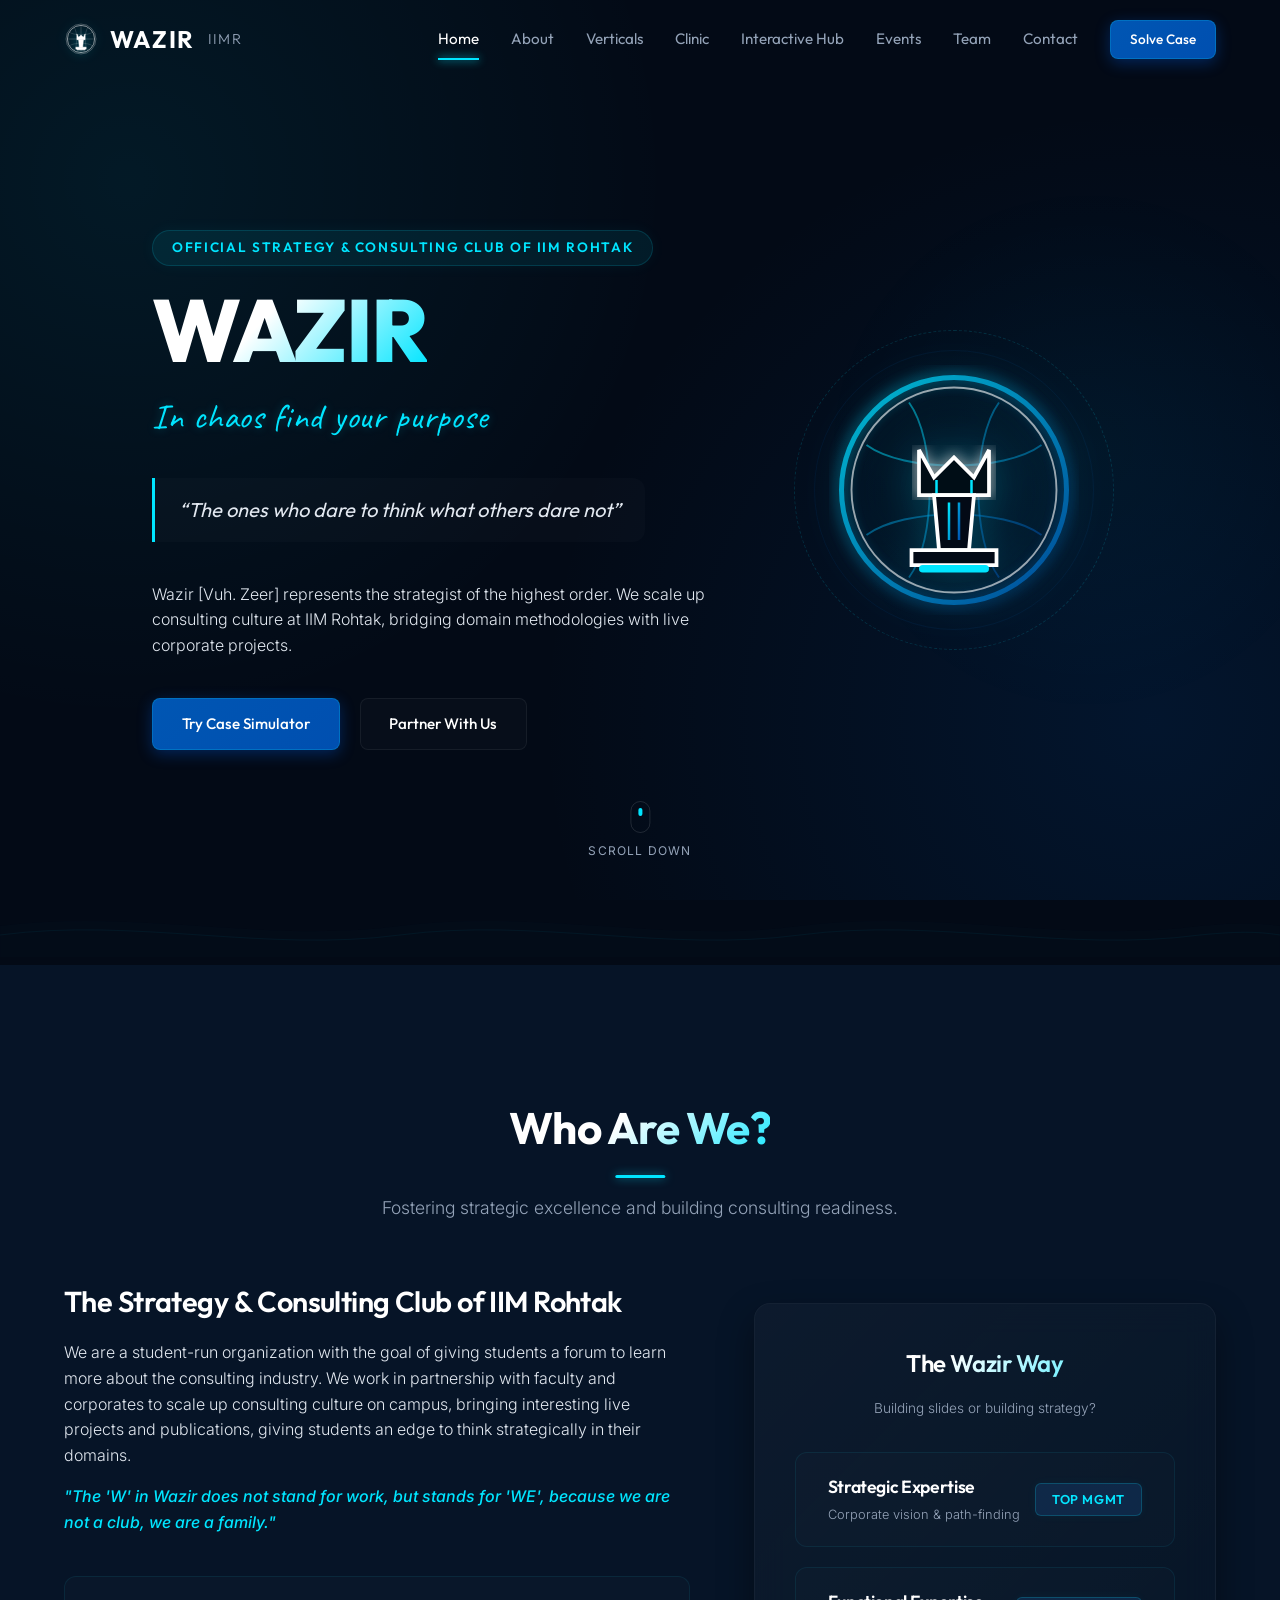
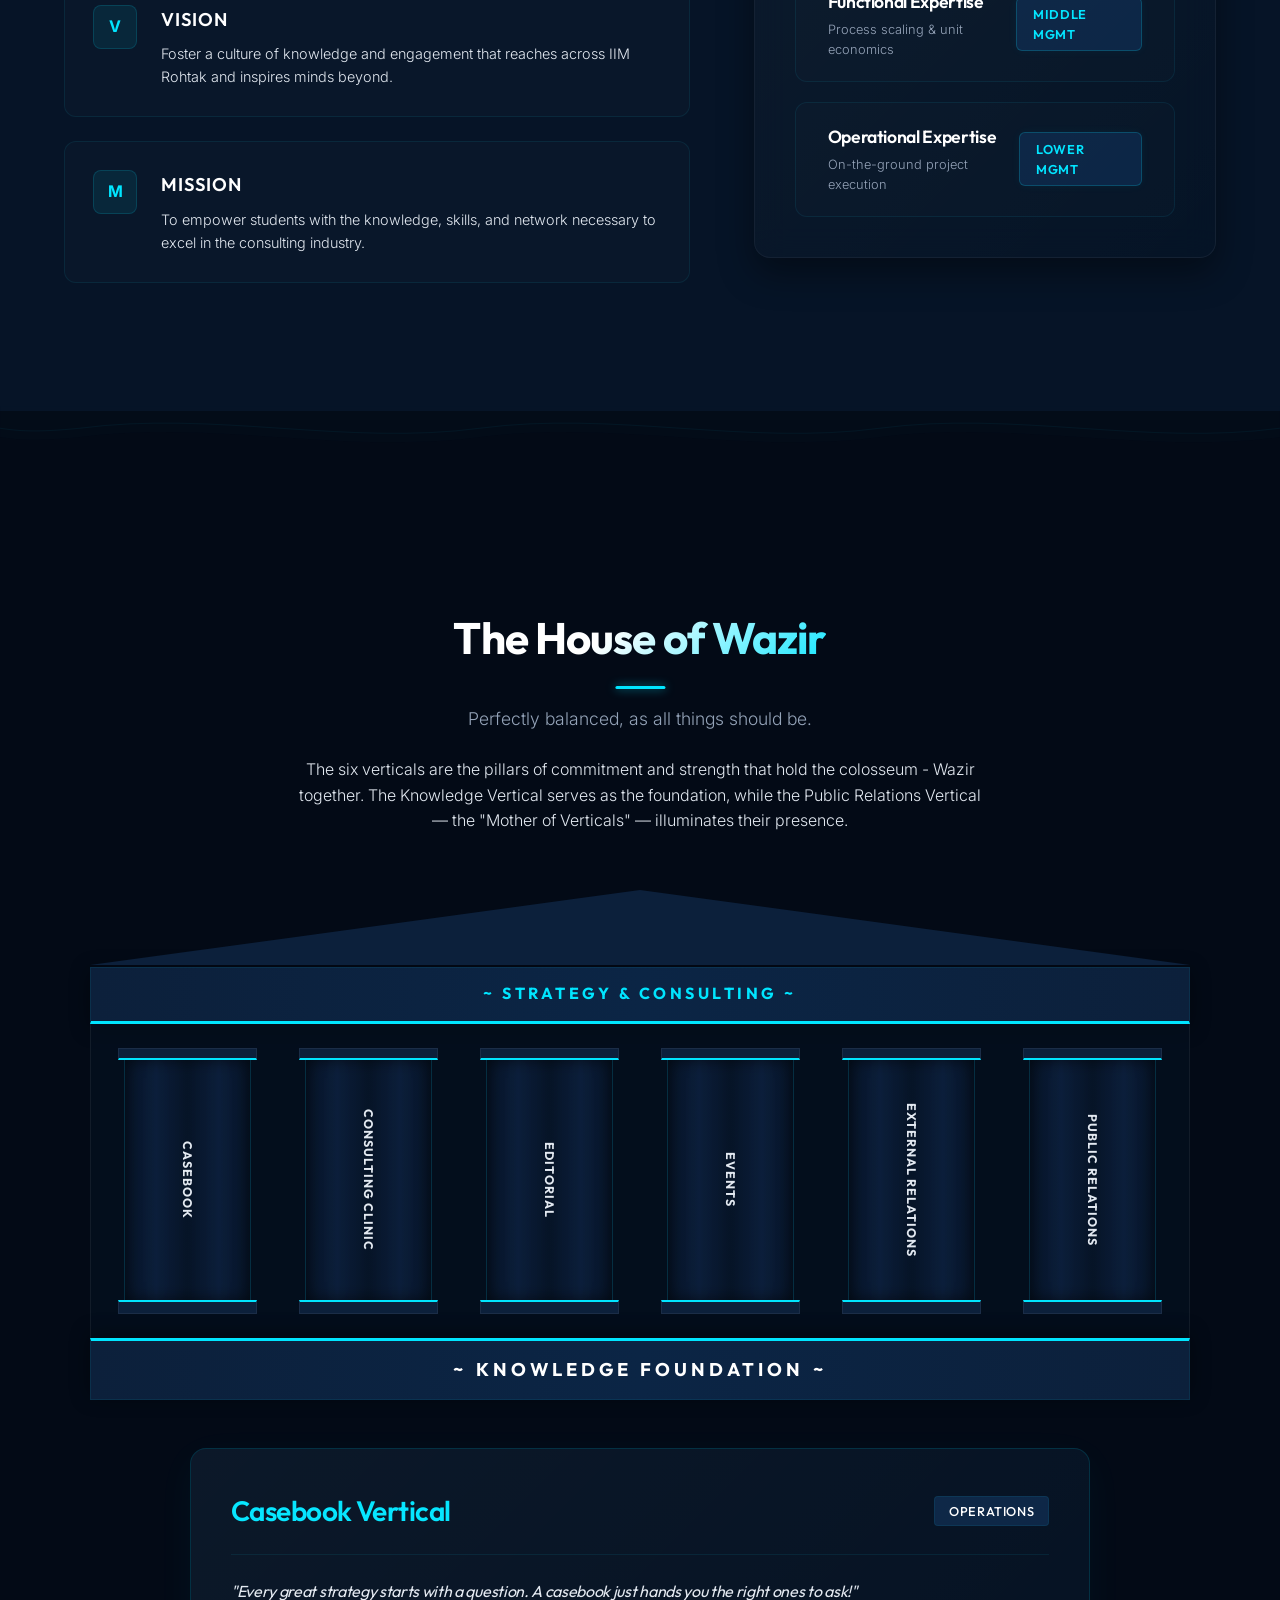
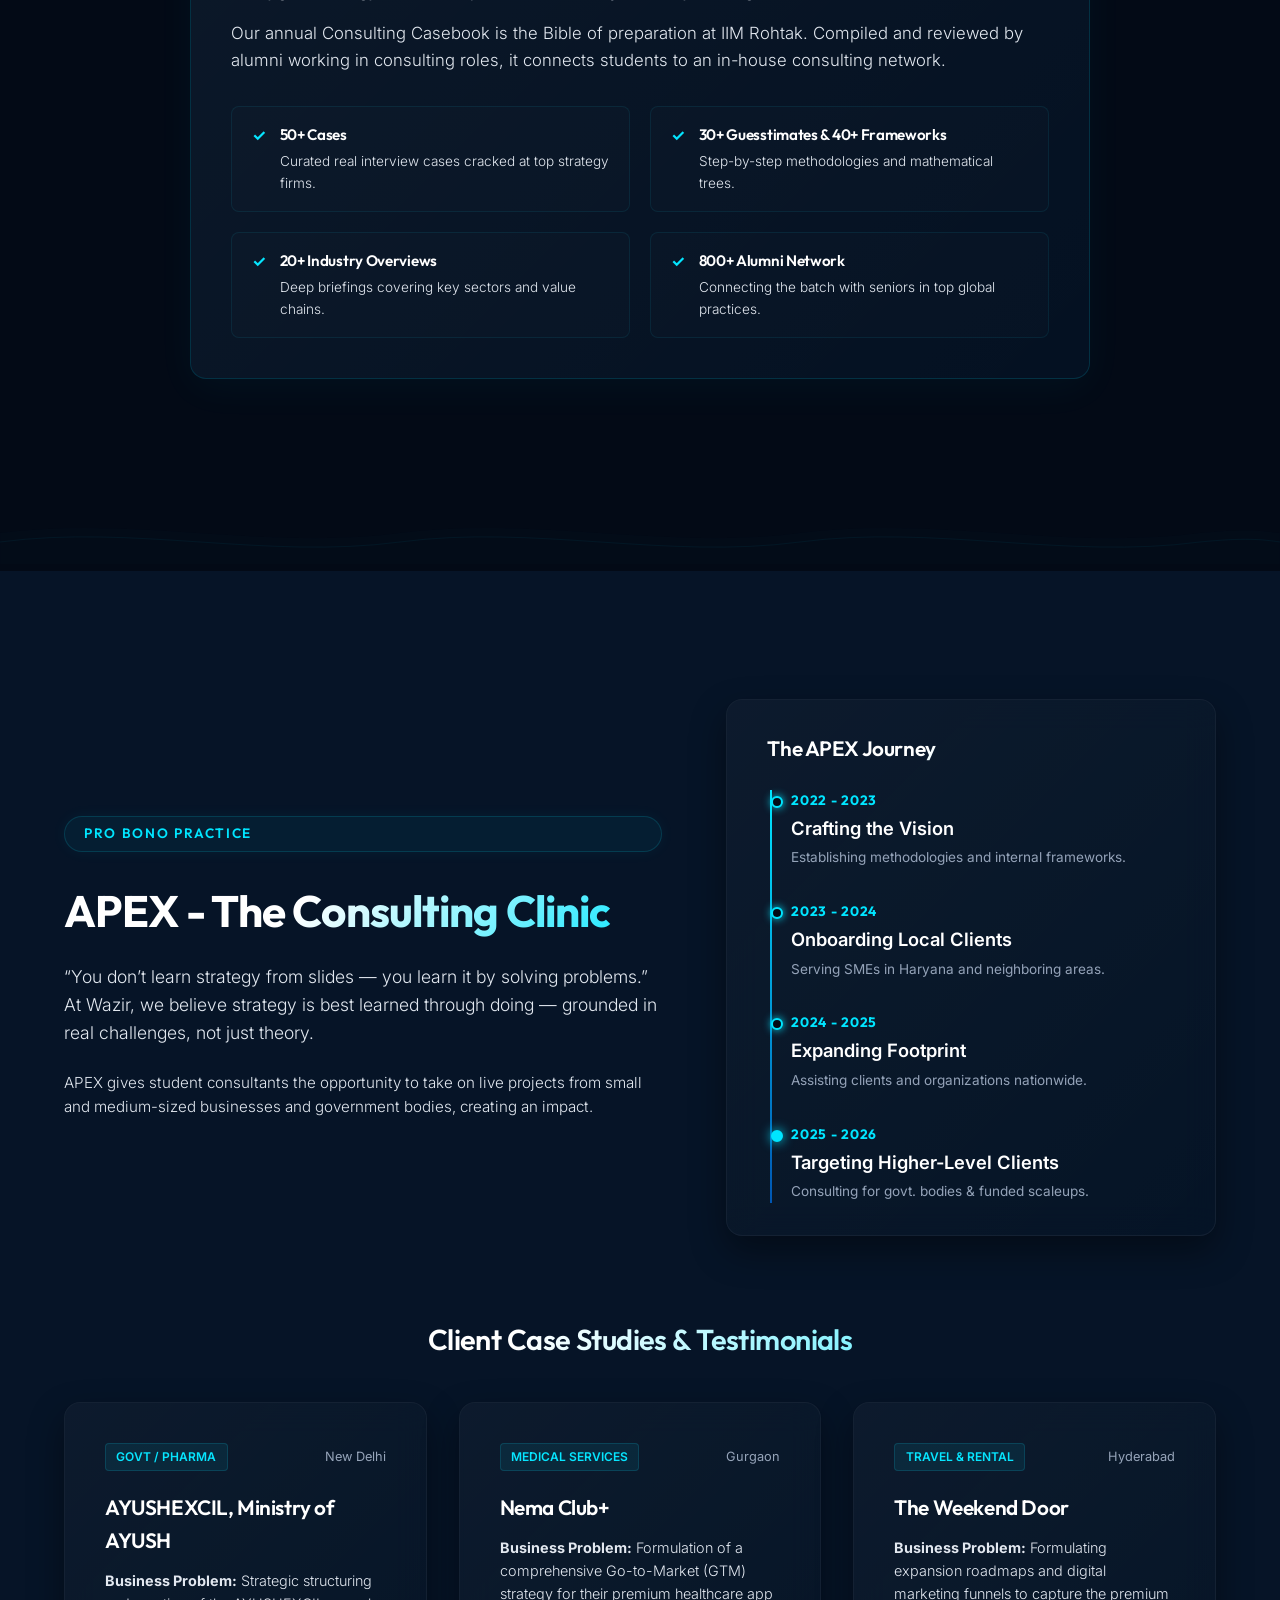
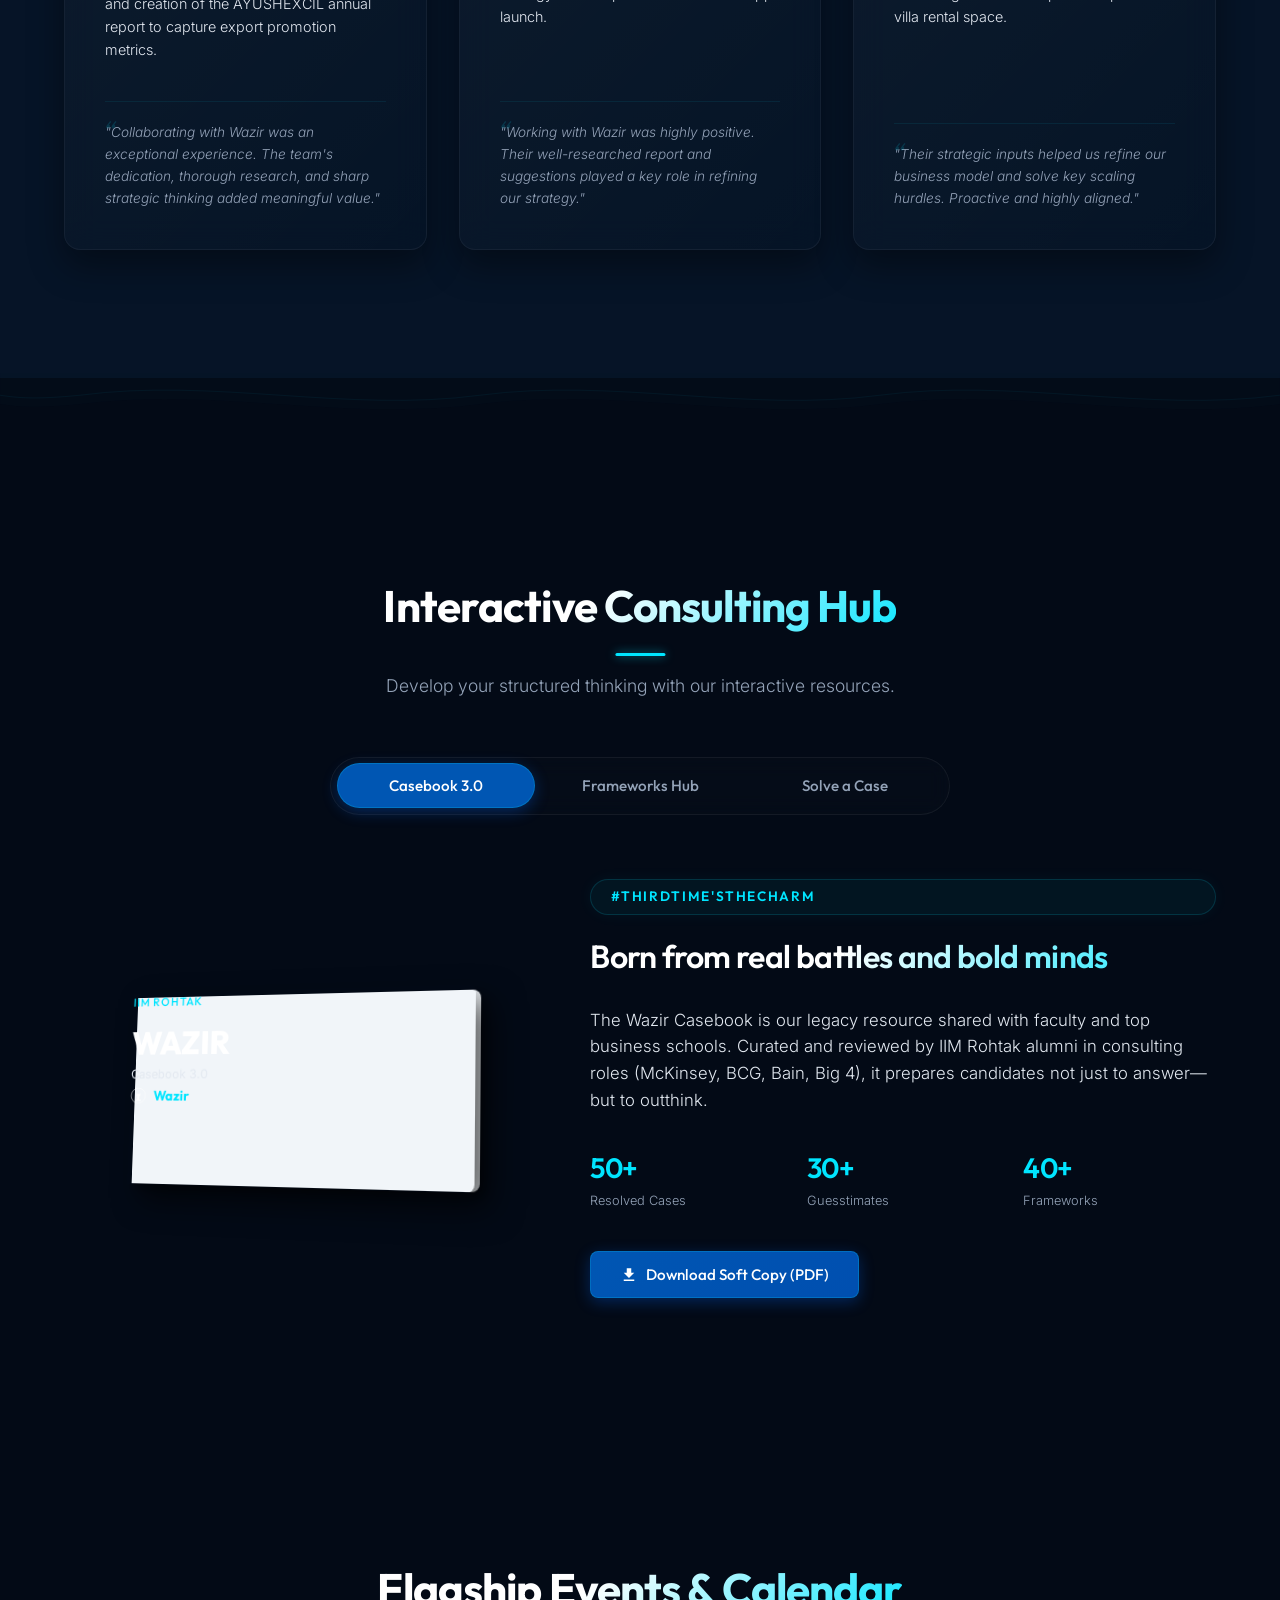
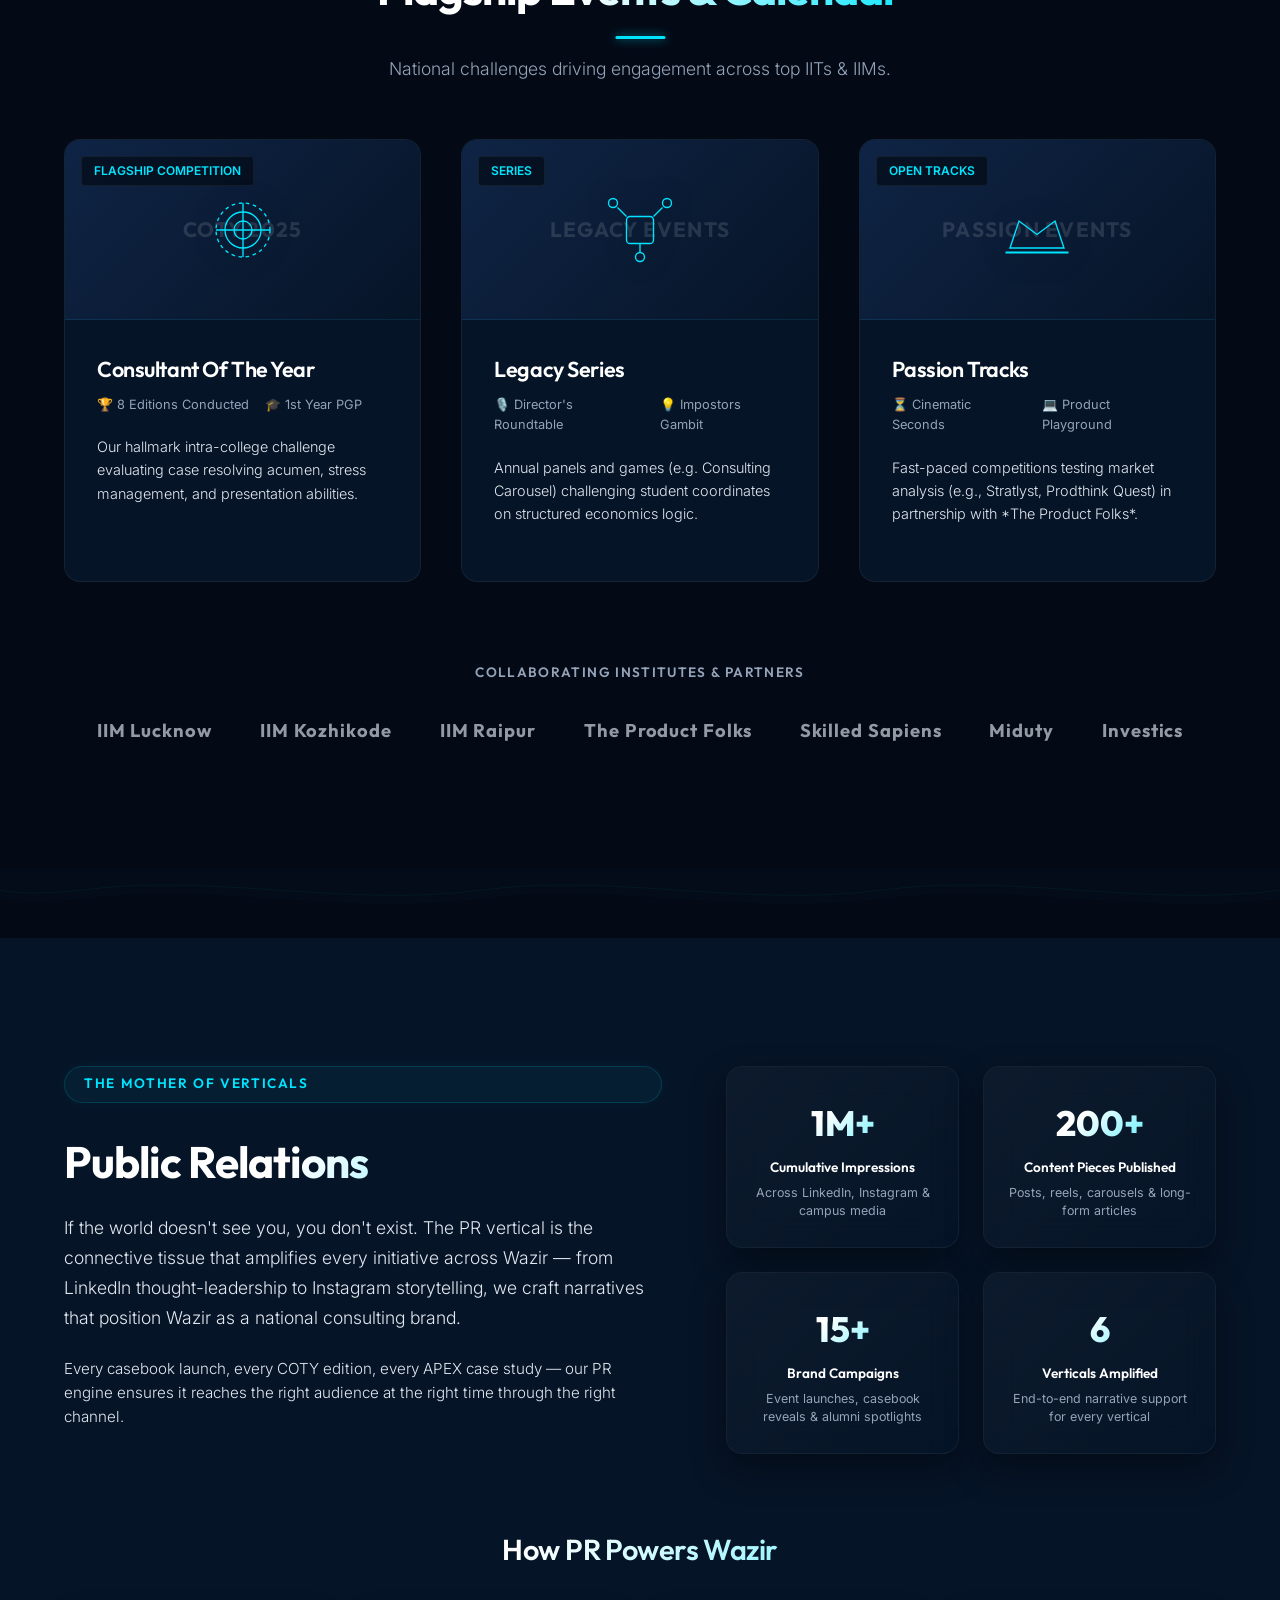
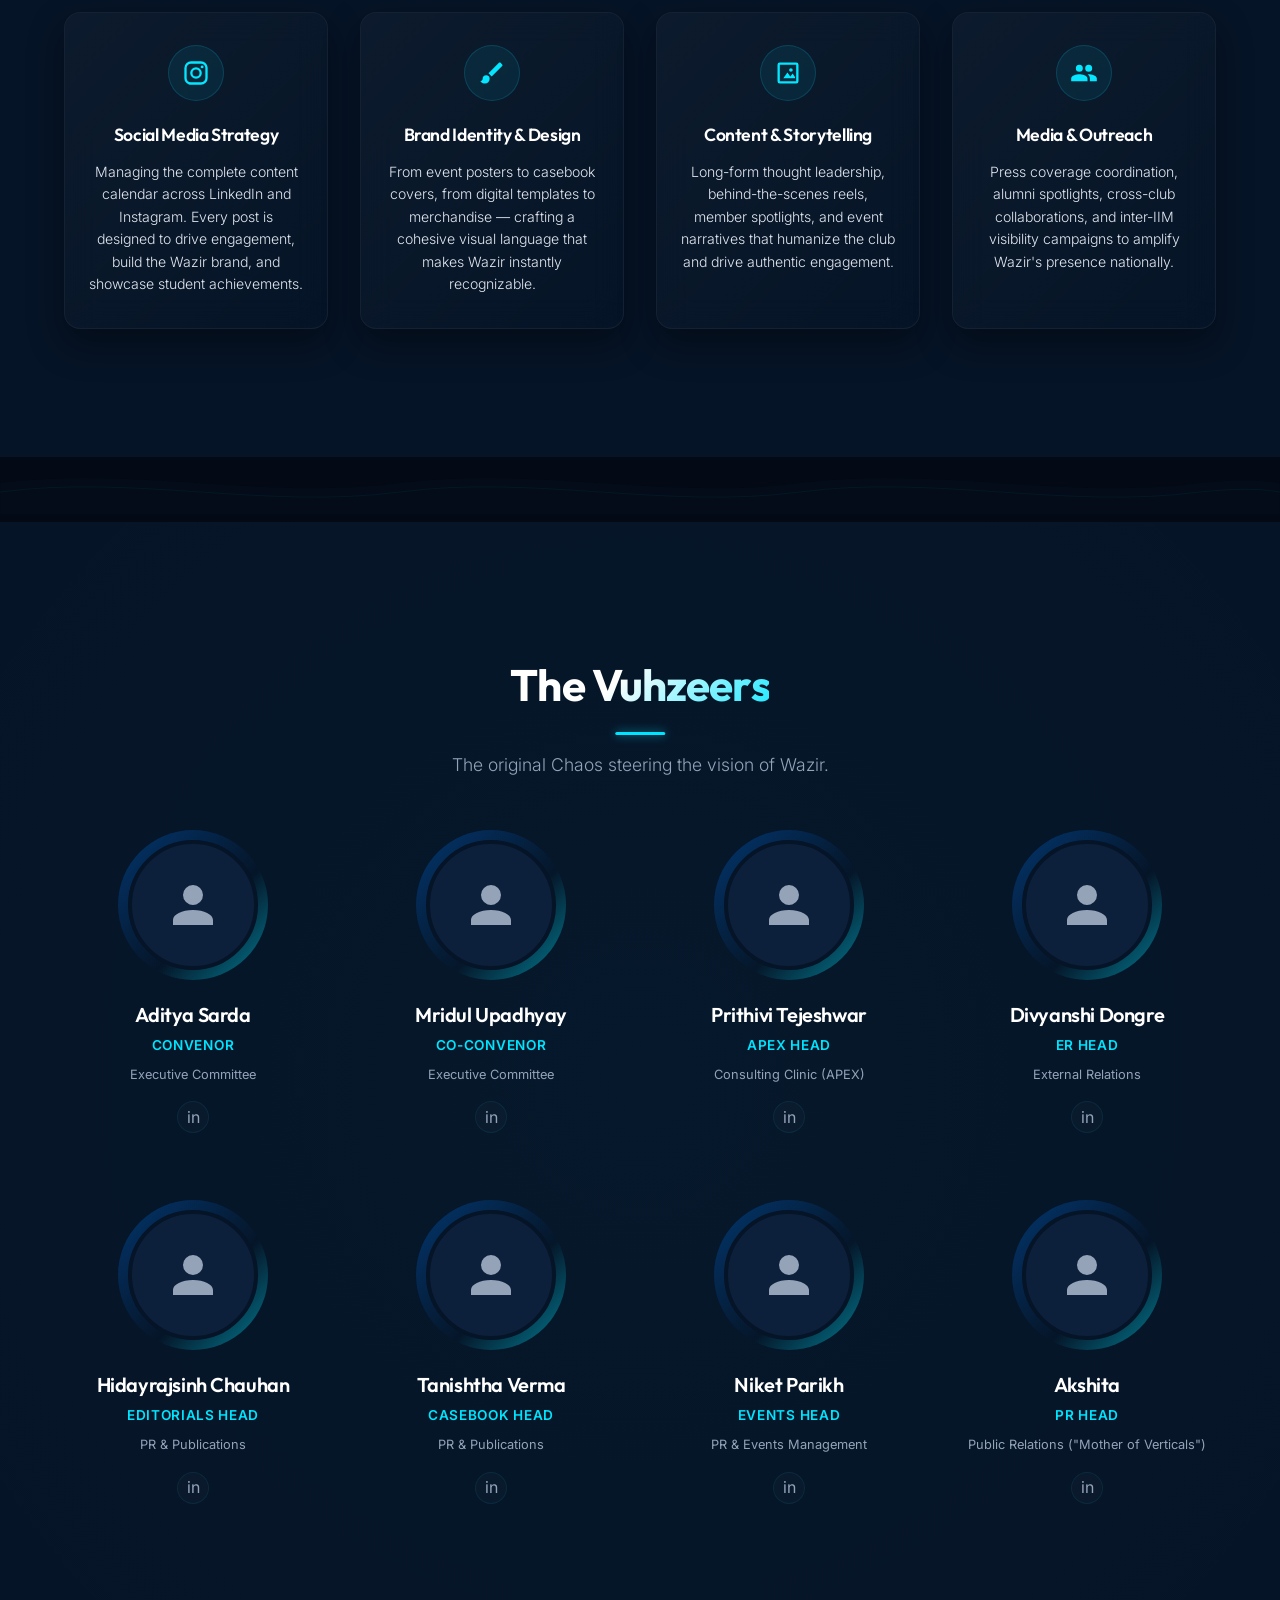
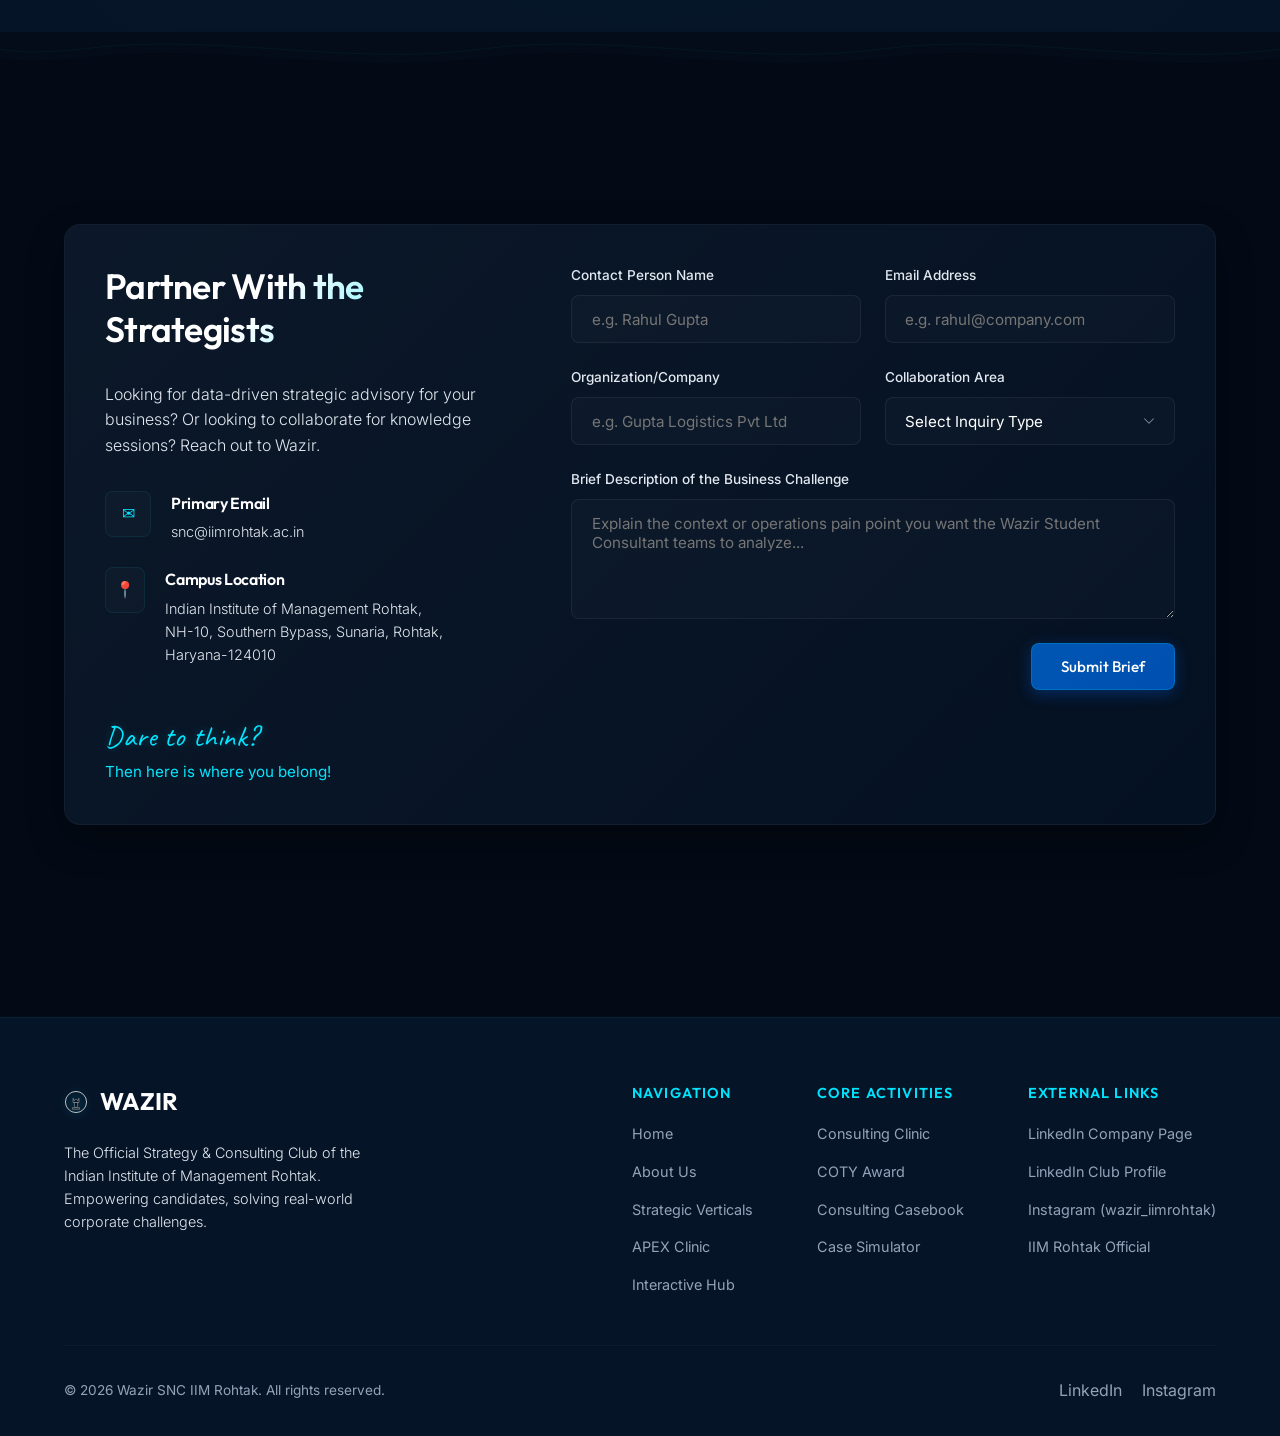
<file: live_index.html>
<!DOCTYPE html>
<html lang="en">
<head>
  <meta charset="UTF-8">
  <meta name="viewport" content="width=device-width, initial-scale=1.0">
  <title>Wazir | Strategy & Consulting Club, IIM Rohtak</title>
  <meta name="description" content="Official Strategy and Consulting Club of IIM Rohtak. Empowering future consultants through knowledge sessions, casebooks, and pro-bono consulting clinics. In chaos find your purpose.">
  <link rel="stylesheet" href="styles.css?v=2.0">
</head>
<body>

  <!-- ==========================================================================
       HEADER & NAVIGATION
       ========================================================================== -->
  <header class="header" id="header">
    <div class="container">
      <a href="#home" class="logo">
        <svg class="logo-icon" viewBox="0 0 100 100">
          <!-- Wazir Official Circular Logo Emblem -->
          <circle cx="50" cy="50" r="44" stroke="currentColor" stroke-width="2.5" fill="none" opacity="0.3"/>
          <circle cx="50" cy="50" r="40" stroke="currentColor" stroke-width="1.5" fill="none"/>
          <!-- Globe Grid Lines -->
          <path d="M10 50 H90 M50 10 V90" stroke="currentColor" stroke-width="1" opacity="0.5"/>
          <path d="M16 30 C 30 40, 70 40, 84 30 M16 70 C 30 60, 70 60, 84 70" stroke="currentColor" stroke-width="1" fill="none" opacity="0.4"/>
          <path d="M30 16 C 40 30, 40 70, 30 84 M70 16 C 60 30, 60 70, 70 84" stroke="currentColor" stroke-width="1" fill="none" opacity="0.4"/>
          <!-- Central Stylized Rook / Crown Chess Piece -->
          <!-- Crown Top -->
          <path d="M38 35 L43 45 L50 38 L57 45 L62 35 L62 52 L38 52 Z" fill="#ffffff" stroke="currentColor" stroke-width="1.5"/>
          <!-- Neck / Shaft -->
          <path d="M43 52 L45 74 L55 74 L57 52 Z" fill="#ffffff" stroke="currentColor" stroke-width="1.5"/>
          <!-- Base Pedestal -->
          <path d="M35 74 H65 V80 H35 Z" fill="#ffffff" stroke="currentColor" stroke-width="1.5"/>
          <rect x="38" y="80" width="24" height="3" fill="currentColor"/>
        </svg>
        WAZIR<span>IIMR</span>
      </a>
      <nav class="nav" id="nav-menu">
        <a href="#home" class="nav-link active">Home</a>
        <a href="#about" class="nav-link">About</a>
        <a href="#verticals" class="nav-link">Verticals</a>
        <a href="#apex" class="nav-link">Clinic</a>
        <a href="#hub" class="nav-link">Interactive Hub</a>
        <a href="#events" class="nav-link">Events</a>
        <a href="#team" class="nav-link">Team</a>
        <a href="#contact" class="nav-link">Contact</a>
        <a href="#hub" class="btn btn-primary" style="padding: 0.5rem 1.2rem; font-size: 0.85rem;">Solve Case</a>
      </nav>
      <button class="nav-toggle" id="nav-toggle" aria-label="Toggle navigation">
        <span></span>
        <span></span>
        <span></span>
      </button>
    </div>
  </header>

  <main>
    <!-- ==========================================================================
         HERO SECTION
         ========================================================================== -->
    <section class="hero" id="home">
      <div class="container">
        <div class="hero-grid">
          <div class="hero-content">
            <div class="hero-club-badge">Official Strategy & Consulting Club of IIM Rohtak</div>
            <h1 class="hero-title text-gradient">WAZIR</h1>
            
            <div class="hero-tagline">
              <span class="motto-script">In chaos find your purpose</span>
            </div>
            
            <div class="hero-quote-box">
              <blockquote>“The ones who dare to think what others dare not”</blockquote>
            </div>

            <p class="hero-description" style="margin-bottom: 2.5rem; max-width: 580px;">
              Wazir [Vuh. Zeer] represents the strategist of the highest order. We scale up consulting culture at IIM Rohtak, bridging domain methodologies with live corporate projects.
            </p>
            <div class="hero-actions">
              <a href="#hub" class="btn btn-primary">Try Case Simulator</a>
              <a href="#contact" class="btn btn-secondary">Partner With Us</a>
            </div>
          </div>
          <div class="hero-visual">
            <div class="emblem-container">
              <div class="emblem-blur-bg"></div>
              <div class="emblem-ring emblem-ring-1"></div>
              <div class="emblem-ring emblem-ring-2"></div>
              <!-- Glowing Vector Version of the Official Wazir Emblem -->
              <svg class="emblem-svg" viewBox="0 0 100 100">
                <defs>
                  <linearGradient id="blueGrad" x1="0%" y1="0%" x2="100%" y2="100%">
                    <stop offset="0%" stop-color="#00E5FF" />
                    <stop offset="100%" stop-color="#0056b3" />
                  </linearGradient>
                  <filter id="neon">
                    <feGaussianBlur stdDeviation="3" result="blur"/>
                    <feMerge>
                      <feMergeNode in="blur"/>
                      <feMergeNode in="SourceGraphic"/>
                    </feMerge>
                  </filter>
                </defs>
                <!-- Outer Rings -->
                <circle cx="50" cy="50" r="45" stroke="url(#blueGrad)" stroke-width="2" fill="none" opacity="0.8" filter="url(#neon)"/>
                <circle cx="50" cy="50" r="41" stroke="#ffffff" stroke-width="0.75" fill="none" opacity="0.6"/>
                <!-- Globe Grids -->
                <line x1="9" y1="50" x2="91" y2="50" stroke="url(#blueGrad)" stroke-width="0.75" opacity="0.6"/>
                <line x1="50" y1="9" x2="50" y2="91" stroke="url(#blueGrad)" stroke-width="0.75" opacity="0.6"/>
                <path d="M15 32 C 30 43, 70 43, 85 32 M15 68 C 30 57, 70 57, 85 68" stroke="url(#blueGrad)" stroke-width="0.75" fill="none" opacity="0.5"/>
                <path d="M32 15 C 43 30, 43 70, 32 85 M68 15 C 57 30, 57 70, 68 85" stroke="url(#blueGrad)" stroke-width="0.75" fill="none" opacity="0.5"/>
                
                <!-- Main Chess Piece Rook-Crown shape -->
                <!-- Crown -->
                <path d="M36 34 L42 45 L50 37 L58 45 L64 34 L64 52 L36 52 Z" fill="#030a16" stroke="#ffffff" stroke-width="1.5" filter="url(#neon)"/>
                <!-- Lines in Crown -->
                <line x1="43" y1="52" x2="43" y2="46" stroke="#00E5FF" stroke-width="1"/>
                <line x1="57" y1="52" x2="57" y2="46" stroke="#00E5FF" stroke-width="1"/>
                <!-- Shaft -->
                <path d="M42 52 L44 74 L56 74 L58 52 Z" fill="#030a16" stroke="#ffffff" stroke-width="1.5"/>
                <path d="M48 55 V70 M52 55 V70" stroke="url(#blueGrad)" stroke-width="1"/>
                <!-- Pedestal -->
                <path d="M33 74 H67 V80 H33 Z" fill="#030a16" stroke="#ffffff" stroke-width="1.5"/>
                <rect x="36" y="80" width="28" height="3" fill="#00E5FF" rx="1.5"/>
              </svg>
            </div>
          </div>
        </div>
      </div>
      <a href="#about" class="scroll-indicator">
        <span></span>
        scroll down
      </a>
    </section>

    <!-- Topological wave graphical divider -->
    <svg class="topowave-divider" viewBox="0 0 1440 70" fill="none" xmlns="http://www.w3.org/2000/svg">
      <path d="M0 35C150 15 300 55 450 35C600 15 750 55 900 35C1050 15 1200 55 1350 35C1400 30 1420 32 1440 35V70H0V35Z" fill="var(--bg-secondary)"/>
      <path d="M0 45C150 25 300 65 450 45C600 25 750 65 900 45C1050 25 1200 65 1350 45C1400 40 1420 42 1440 45" stroke="var(--brand-accent)" stroke-width="1" opacity="0.3"/>
    </svg>

    <!-- ==========================================================================
         ABOUT US SECTION (VISION, MISSION & EXPERTISE)
         ========================================================================== -->
    <section class="about" id="about" style="background-color: var(--bg-secondary);">
      <div class="container">
        <h2 class="section-title text-gradient">Who Are We?</h2>
        <p class="section-subtitle">Fostering strategic excellence and building consulting readiness.</p>
        
        <div class="about-grid">
          <div class="about-content">
            <h3 style="font-size: 1.8rem; margin-bottom: 1rem;">The Strategy & Consulting Club of IIM Rohtak</h3>
            <p>
              We are a student-run organization with the goal of giving students a forum to learn more about the consulting industry. We work in partnership with faculty and corporates to scale up consulting culture on campus, bringing interesting live projects and publications, giving students an edge to think strategically in their domains.
            </p>
            <p style="font-weight: 500; color: var(--brand-accent); font-style: italic; margin-top: 1rem;">
              "The 'W' in Wazir does not stand for work, but stands for 'WE', because we are not a club, we are a family."
            </p>
            
            <div class="vision-mission-grid">
              <!-- Vision Panel -->
              <div class="vm-panel">
                <div class="vm-icon-box">V</div>
                <div class="vm-info">
                  <h4>Vision</h4>
                  <p>Foster a culture of knowledge and engagement that reaches across IIM Rohtak and inspires minds beyond.</p>
                </div>
              </div>
              <!-- Mission Panel -->
              <div class="vm-panel">
                <div class="vm-icon-box">M</div>
                <div class="vm-info">
                  <h4>Mission</h4>
                  <p>To empower students with the knowledge, skills, and network necessary to excel in the consulting industry.</p>
                </div>
              </div>
            </div>
          </div>
          
          <div class="about-visual">
            <div class="matrix-card glass-card">
              <h3 style="margin-bottom: 1rem; font-size: 1.5rem;" class="text-gradient">The Wazir Way</h3>
              <p style="font-size: 0.85rem; color: var(--text-muted); margin-bottom: 1.5rem;">Building slides or building strategy?</p>
              
              <div class="matrix-rows">
                <div class="matrix-row">
                  <div class="matrix-row-title">
                    <h4>Strategic Expertise</h4>
                    <p>Corporate vision & path-finding</p>
                  </div>
                  <div class="matrix-row-badge">Top Mgmt</div>
                </div>
                
                <div class="matrix-row">
                  <div class="matrix-row-title">
                    <h4>Functional Expertise</h4>
                    <p>Process scaling & unit economics</p>
                  </div>
                  <div class="matrix-row-badge">Middle Mgmt</div>
                </div>
                
                <div class="matrix-row">
                  <div class="matrix-row-title">
                    <h4>Operational Expertise</h4>
                    <p>On-the-ground project execution</p>
                  </div>
                  <div class="matrix-row-badge">Lower Mgmt</div>
                </div>
              </div>
            </div>
          </div>
        </div>
      </div>
    </section>

    <!-- Topological wave graphical divider -->
    <svg class="topowave-divider" viewBox="0 0 1440 70" fill="none" xmlns="http://www.w3.org/2000/svg" style="transform: rotate(180deg);">
      <path d="M0 35C150 15 300 55 450 35C600 15 750 55 900 35C1050 15 1200 55 1350 35C1400 30 1420 32 1440 35V70H0V35Z" fill="var(--bg-secondary)"/>
      <path d="M0 45C150 25 300 65 450 45C600 25 750 65 900 45C1050 25 1200 65 1350 45C1400 40 1420 42 1440 45" stroke="var(--brand-accent)" stroke-width="1" opacity="0.3"/>
    </svg>

    <!-- ==========================================================================
         THE HOUSE OF WAZIR (VERTICALS ARCHITECTURE)
         ========================================================================== -->
    <section class="verticals-temple" id="verticals">
      <div class="container">
        <h2 class="section-title text-gradient">The House of Wazir</h2>
        <p class="section-subtitle">Perfectly balanced, as all things should be.</p>
        
        <p style="text-align: center; max-width: 700px; margin: -2rem auto 2.5rem; font-size: 1rem; font-weight: 300;">
          The six verticals are the pillars of commitment and strength that hold the colosseum - Wazir together. The Knowledge Vertical serves as the foundation, while the Public Relations Vertical — the "Mother of Verticals" — illuminates their presence.
        </p>

        <!-- Colosseum Architectural Temple Grid -->
        <div class="temple-container">
          <!-- Roof Pediment -->
          <div class="temple-roof">
            <div class="temple-roof-content">
              <svg viewBox="0 0 24 24"><path d="M12 3L1 9H4V21H20V9H23L12 3M12 7.7C13.8 7.7 15.3 9.2 15.3 11C15.3 12.8 13.8 14.3 12 14.3C10.2 14.3 8.7 12.8 8.7 11C8.7 9.2 10.2 7.7 12 7.7M18 19H6V11C6 10.7 6.1 10.4 6.3 10.2L12 5.5L17.7 10.2C17.9 10.4 18 10.7 18 11V19Z"/></svg>
              House of Wazir
            </div>
          </div>
          <!-- Beam Architrave -->
          <div class="temple-architrave">~ Strategy & Consulting ~</div>
          
          <!-- Pillars Column Grid -->
          <div class="temple-columns-grid">
            <!-- Pillar 1: Casebook -->
            <div class="temple-pillar" onclick="inspectVertical('casebook')">
              <div class="pillar-cap"></div>
              <div class="pillar-shaft">
                <div class="pillar-shaft-title">Casebook</div>
              </div>
              <div class="pillar-base"></div>
            </div>
            
            <!-- Pillar 2: Consulting Clinic -->
            <div class="temple-pillar" onclick="inspectVertical('clinic')">
              <div class="pillar-cap"></div>
              <div class="pillar-shaft">
                <div class="pillar-shaft-title">Consulting Clinic</div>
              </div>
              <div class="pillar-base"></div>
            </div>
            
            <!-- Pillar 3: Editorial -->
            <div class="temple-pillar" onclick="inspectVertical('editorial')">
              <div class="pillar-cap"></div>
              <div class="pillar-shaft">
                <div class="pillar-shaft-title">Editorial</div>
              </div>
              <div class="pillar-base"></div>
            </div>
            
            <!-- Pillar 4: Events -->
            <div class="temple-pillar" onclick="inspectVertical('events')">
              <div class="pillar-cap"></div>
              <div class="pillar-shaft">
                <div class="pillar-shaft-title">Events</div>
              </div>
              <div class="pillar-base"></div>
            </div>
            
            <!-- Pillar 5: External Relations -->
            <div class="temple-pillar" onclick="inspectVertical('relations')">
              <div class="pillar-cap"></div>
              <div class="pillar-shaft">
                <div class="pillar-shaft-title">External Relations</div>
              </div>
              <div class="pillar-base"></div>
            </div>
            
            <!-- Pillar 6: Public Relations -->
            <div class="temple-pillar" onclick="inspectVertical('pr')">
              <div class="pillar-cap"></div>
              <div class="pillar-shaft">
                <div class="pillar-shaft-title">Public Relations</div>
              </div>
              <div class="pillar-base"></div>
            </div>
          </div>
          
          <!-- Stylobate Base Steps -->
          <div class="temple-stylobate">~ Knowledge Foundation ~</div>
        </div>

        <!-- Dynamic Inspector Panel -->
        <div class="vertical-detail-container" id="vertical-detail-panel">
          <div class="glass-card vertical-detail-card" style="text-align: center; padding: 3rem;">
            <svg style="width: 50px; height: 50px; fill: var(--brand-accent); opacity: 0.7; margin-bottom: 1.5rem;" viewBox="0 0 24 24">
              <path d="M12 2A10 10 0 1 0 22 12A10 10 0 0 0 12 2ZM13 17H11V11H13V17ZM13 9H11V7H13V9Z"/>
            </svg>
            <h3 style="font-size: 1.5rem; margin-bottom: 0.5rem;">Interactive Operations Inspector</h3>
            <p style="color: var(--text-muted); max-width: 500px; margin: 0 auto;">Click or tap on any of the temple pillars above to examine the detailed vertical operations, publications, and impact metrics.</p>
          </div>
        </div>

      </div>
    </section>

    <!-- Topological wave graphical divider -->
    <svg class="topowave-divider" viewBox="0 0 1440 70" fill="none" xmlns="http://www.w3.org/2000/svg">
      <path d="M0 35C150 15 300 55 450 35C600 15 750 55 900 35C1050 15 1200 55 1350 35C1400 30 1420 32 1440 35V70H0V35Z" fill="var(--bg-secondary)"/>
      <path d="M0 45C150 25 300 65 450 45C600 25 750 65 900 45C1050 25 1200 65 1350 45C1400 40 1420 42 1440 45" stroke="var(--brand-accent)" stroke-width="1" opacity="0.3"/>
    </svg>

    <!-- ==========================================================================
         APEX - THE CONSULTING CLINIC
         ========================================================================== -->
    <section class="apex-clinic-showcase" id="apex" style="background-color: var(--bg-secondary);">
      <div class="container">
        <div class="apex-headline-row">
          <div>
            <div class="hero-club-badge" style="background: rgba(0, 229, 255, 0.05);">Pro Bono Practice</div>
            <h2 style="font-size: 2.75rem; font-weight: 700; margin-bottom: 1rem;" class="text-gradient">APEX - The Consulting Clinic</h2>
            <p style="font-size: 1.1rem; line-height: 1.6; margin-bottom: 1.5rem;">
              “You don’t learn strategy from slides — you learn it by solving problems.” At Wazir, we believe strategy is best learned through doing — grounded in real challenges, not just theory.
            </p>
            <p style="font-size: 0.95rem;">
              APEX gives student consultants the opportunity to take on live projects from small and medium-sized businesses and government bodies, creating an impact.
            </p>
          </div>
          
          <div class="glass-card timeline-card">
            <h3 style="font-size: 1.3rem; margin-bottom: 1.5rem;" class="text-gradient">The APEX Journey</h3>
            
            <div class="apex-timeline">
              <div class="timeline-step">
                <div class="timeline-year">2022 - 2023</div>
                <div class="timeline-title">Crafting the Vision</div>
                <div class="timeline-desc">Establishing methodologies and internal frameworks.</div>
              </div>
              <div class="timeline-step">
                <div class="timeline-year">2023 - 2024</div>
                <div class="timeline-title">Onboarding Local Clients</div>
                <div class="timeline-desc">Serving SMEs in Haryana and neighboring areas.</div>
              </div>
              <div class="timeline-step">
                <div class="timeline-year">2024 - 2025</div>
                <div class="timeline-title">Expanding Footprint</div>
                <div class="timeline-desc">Assisting clients and organizations nationwide.</div>
              </div>
              <div class="timeline-step active">
                <div class="timeline-year">2025 - 2026</div>
                <div class="timeline-title">Targeting Higher-Level Clients</div>
                <div class="timeline-desc">Consulting for govt. bodies & funded scaleups.</div>
              </div>
            </div>
          </div>
        </div>

        <h3 style="font-size: 1.8rem; margin-bottom: 2.5rem; text-align: center;" class="text-gradient">Client Case Studies & Testimonials</h3>
        
        <!-- Corporate Clients Grid -->
        <div class="cases-grid">
          <!-- Case 1: AYUSHEXCIL -->
          <div class="case-study-card glass-card">
            <div class="case-study-meta">
              <span class="case-study-tag">Govt / Pharma</span>
              <span class="case-study-industry">New Delhi</span>
            </div>
            <h3>AYUSHEXCIL, Ministry of AYUSH</h3>
            <p class="case-study-problem">
              <strong>Business Problem:</strong> Strategic structuring and creation of the AYUSHEXCIL annual report to capture export promotion metrics.
            </p>
            <p class="case-study-quote">
              "Collaborating with Wazir was an exceptional experience. The team's dedication, thorough research, and sharp strategic thinking added meaningful value."
            </p>
          </div>
          
          <!-- Case 2: Nema Club+ -->
          <div class="case-study-card glass-card">
            <div class="case-study-meta">
              <span class="case-study-tag">Medical Services</span>
              <span class="case-study-industry">Gurgaon</span>
            </div>
            <h3>Nema Club+</h3>
            <p class="case-study-problem">
              <strong>Business Problem:</strong> Formulation of a comprehensive Go-to-Market (GTM) strategy for their premium healthcare app launch.
            </p>
            <p class="case-study-quote">
              "Working with Wazir was highly positive. Their well-researched report and suggestions played a key role in refining our strategy."
            </p>
          </div>
          
          <!-- Case 3: The Weekend Door -->
          <div class="case-study-card glass-card">
            <div class="case-study-meta">
              <span class="case-study-tag">Travel & Rental</span>
              <span class="case-study-industry">Hyderabad</span>
            </div>
            <h3>The Weekend Door</h3>
            <p class="case-study-problem">
              <strong>Business Problem:</strong> Formulating expansion roadmaps and digital marketing funnels to capture the premium villa rental space.
            </p>
            <p class="case-study-quote">
              "Their strategic inputs helped us refine our business model and solve key scaling hurdles. Proactive and highly aligned."
            </p>
          </div>
        </div>
      </div>
    </section>

    <!-- Topological wave graphical divider -->
    <svg class="topowave-divider" viewBox="0 0 1440 70" fill="none" xmlns="http://www.w3.org/2000/svg" style="transform: rotate(180deg);">
      <path d="M0 35C150 15 300 55 450 35C600 15 750 55 900 35C1050 15 1200 55 1350 35C1400 30 1420 32 1440 35V70H0V35Z" fill="var(--bg-secondary)"/>
      <path d="M0 45C150 25 300 65 450 45C600 25 750 65 900 45C1050 25 1200 65 1350 45C1400 40 1420 42 1440 45" stroke="var(--brand-accent)" stroke-width="1" opacity="0.3"/>
    </svg>

    <!-- ==========================================================================
         INTERACTIVE HUB (CASEBOOK, FRAMEWORKS, SIMULATOR)
         ========================================================================== -->
    <section class="hub" id="hub">
      <div class="container">
        <h2 class="section-title text-gradient">Interactive Consulting Hub</h2>
        <p class="section-subtitle">Develop your structured thinking with our interactive resources.</p>
        
        <div class="hub-tabs">
          <button class="hub-tab-btn active" onclick="switchHubTab(event, 'tab-casebook')">Casebook 3.0</button>
          <button class="hub-tab-btn" onclick="switchHubTab(event, 'tab-frameworks')">Frameworks Hub</button>
          <button class="hub-tab-btn" onclick="switchHubTab(event, 'tab-simulator')">Solve a Case</button>
        </div>
        
        <!-- Tab 1: Casebook Showcase -->
        <div class="hub-content-pane active" id="tab-casebook">
          <div class="casebook-layout">
            <div class="casebook-mockup">
              <div class="book-container">
                <div class="book-cover">
                  <div class="book-tagline">IIM Rohtak</div>
                  <div>
                    <div class="book-title">WAZIR</div>
                    <div class="book-subtitle">Casebook 3.0</div>
                  </div>
                  <div class="book-logo">
                    <svg style="width:18px; height:18px; fill:var(--brand-accent);" viewBox="0 0 100 100">
                      <circle cx="50" cy="50" r="44" stroke="currentColor" stroke-width="3" fill="none"/>
                      <path d="M38 35 L43 45 L50 38 L57 45 L62 35 L62 52 L38 52 Z" fill="#ffffff" stroke="currentColor" stroke-width="1"/>
                      <path d="M43 52 L45 74 L55 74 L57 52 Z" fill="#ffffff" stroke="currentColor" stroke-width="1"/>
                      <path d="M35 74 H65 V80 H35 Z" fill="#ffffff" stroke="currentColor" stroke-width="1"/>
                    </svg>
                    <div class="book-logo-text">Wazir</div>
                  </div>
                </div>
                <div class="book-pages"></div>
              </div>
            </div>
            
            <div class="casebook-info">
              <div class="hero-club-badge" style="background: rgba(0, 229, 255, 0.05); margin-bottom: 1rem;">#THIRDTIME'STHECHARM</div>
              <h3 class="text-gradient">Born from real battles and bold minds</h3>
              <p>
                The Wazir Casebook is our legacy resource shared with faculty and top business schools. Curated and reviewed by IIM Rohtak alumni in consulting roles (McKinsey, BCG, Bain, Big 4), it prepares candidates not just to answer—but to outthink.
              </p>
              
              <div class="casebook-stats">
                <div class="c-stat">
                  <h4>50+</h4>
                  <p>Resolved Cases</p>
                </div>
                <div class="c-stat">
                  <h4>30+</h4>
                  <p>Guesstimates</p>
                </div>
                <div class="c-stat">
                  <h4>40+</h4>
                  <p>Frameworks</p>
                </div>
              </div>
              
              <button class="btn btn-primary" onclick="simulateDownload()">
                <svg style="width:18px; height:18px; fill:currentColor;" viewBox="0 0 24 24"><path d="M5,20H19V18H5M19,9H15V3H9V9H5L12,16L19,9Z"/></svg>
                Download Soft Copy (PDF)
              </button>
            </div>
          </div>
        </div>
        
        <!-- Tab 2: Frameworks Hub -->
        <div class="hub-content-pane" id="tab-frameworks">
          <div class="publications-section">
            
            <!-- Category A: Regular Publications -->
            <div>
              <div class="publications-category-title">Core Knowledge Series</div>
              <div class="publications-grid">
                <!-- Pub 1: Guesstimate Guruwaar -->
                <div class="pub-card glass-card">
                  <div class="pub-card-header">
                    <span class="pub-label">Weekly Editorial</span>
                    <span class="pub-count">60+ Editions</span>
                  </div>
                  <h3>Guesstimate Guruwaar</h3>
                  <p>Weekly strategic guesstimate challenges designed to foster a calculation and structuring culture. Includes the "Guesstimate Guru" awards.</p>
                  <a href="#" class="pub-card-action">Read articles ➔</a>
                </div>
                
                <!-- Pub 2: Monthly Muse -->
                <div class="pub-card glass-card">
                  <div class="pub-card-header">
                    <span class="pub-label">Monthly Magazine</span>
                    <span class="pub-count">25+ MMs</span>
                  </div>
                  <h3>The Monthly Muse</h3>
                  <p>In-depth case transcripts, consulting interviews, and structured breakdowns of actual interviews held at premier firms.</p>
                  <a href="#" class="pub-card-action">Read publications ➔</a>
                </div>
                
                <!-- Pub 3: Industry Overview -->
                <div class="pub-card glass-card">
                  <div class="pub-card-header">
                    <span class="pub-label font-title">Fortnightly Editorial</span>
                    <span class="pub-count">20+ IOs</span>
                  </div>
                  <h3>Industry Overview</h3>
                  <p>Comprehensive market reports covering growth trends, regulatory drivers, and economics across core sectors.</p>
                  <a href="#" class="pub-card-action">Read reports ➔</a>
                </div>
              </div>
            </div>
            
            <!-- Category B: Limited Editions -->
            <div>
              <div class="publications-category-title">Limited Edition Insights</div>
              <div class="publications-grid">
                <!-- Pub 4: Strat Square -->
                <div class="pub-card glass-card">
                  <div class="pub-card-header">
                    <span class="pub-label" style="background: rgba(0, 229, 255, 0.05);">Weekly Fast-read</span>
                    <span class="pub-count">15+ SSs</span>
                  </div>
                  <h3>Strat Square</h3>
                  <p>Deconstructing corporate strategy models using the "Strategy Diamond" framework in a lightning-fast, 2-minute reading format.</p>
                  <a href="#" class="pub-card-action">Explore insights ➔</a>
                </div>
                
                <!-- Pub 5: Strategy Insights -->
                <div class="pub-card glass-card">
                  <div class="pub-card-header">
                    <span class="pub-label" style="background: rgba(0, 229, 255, 0.05);">Bi-Monthly</span>
                    <span class="pub-count">10+ SIs</span>
                  </div>
                  <h3>Strategy Insights</h3>
                  <p>Anatomical review of business decisions that helped enterprises carve strategic niches and outsmart competitors.</p>
                  <a href="#" class="pub-card-action">Explore insights ➔</a>
                </div>
                
                <!-- Pub 6: Strategy Mutations -->
                <div class="pub-card glass-card">
                  <div class="pub-card-header">
                    <span class="pub-label" style="background: rgba(0, 229, 255, 0.05);">Monthly M&A</span>
                    <span class="pub-count">10+ SMs</span>
                  </div>
                  <h3>Strategy Mutations</h3>
                  <p>Analyzing mergers and acquisitions (M&A) activities, deal rationales, synergy dynamics, and post-merger integration paths.</p>
                  <a href="#" class="pub-card-action">Explore insights ➔</a>
                </div>
              </div>
            </div>
            
          </div>
        </div>
        
        <!-- Tab 3: Interactive Guesstimate Simulator -->
        <div class="hub-content-pane" id="tab-simulator">
          <div class="simulator-layout">
            <div class="simulator-box" id="simulator-box">
              
              <!-- Progress Steps -->
              <div class="simulator-steps">
                <div class="sim-step-indicator active" id="sim-step-1-indicator">
                  <div class="step-num">1</div>
                  <div class="step-lbl">Clarify</div>
                </div>
                <div class="sim-step-indicator" id="sim-step-2-indicator">
                  <div class="step-num">2</div>
                  <div class="step-lbl">Structure</div>
                </div>
                <div class="sim-step-indicator" id="sim-step-3-indicator">
                  <div class="step-num">3</div>
                  <div class="step-lbl">Calculate</div>
                </div>
                <div class="sim-step-indicator" id="sim-step-4-indicator">
                  <div class="step-num">4</div>
                  <div class="step-lbl">Review</div>
                </div>
              </div>
              
              <!-- Challenge Prompt -->
              <div class="simulator-prompt-box">
                <h4>Guesstimate Challenge</h4>
                <p>"Estimate the annual market size of Electric Vehicle (EV) charging stations in Mumbai."</p>
              </div>
              
              <!-- Step 1 Pane: Clarification -->
              <div class="sim-step-content active" id="sim-step-1">
                <h3 class="sim-question-title text-gradient">Step 1: Clarifying the Scope</h3>
                <p style="margin-bottom: 1.5rem; font-size: 0.95rem;">Before jumping into numbers, you must align scope with the interviewer. Which question is critical to scope this guesstimate properly?</p>
                
                <div class="sim-choices-grid">
                  <button class="sim-choice-btn" onclick="selectChoice(this, 1, 'incorrect', 'While interesting, commercial charging station infrastructure is driven by business/public deployment, not specifically charging standards details.')">
                    <div class="choice-marker">A</div>
                    <span>Should we consider AC slow chargers vs DC fast chargers?</span>
                  </button>
                  <button class="sim-choice-btn" onclick="selectChoice(this, 1, 'correct', 'Excellent! Knowing whether we target private residential chargers, public commercial hubs, or fleet depots is critical for structuring the demand model.')">
                    <div class="choice-marker">B</div>
                    <span>Are we estimating public commercial charging stations, or does this include private home chargers?</span>
                  </button>
                  <button class="sim-choice-btn" onclick="selectChoice(this, 1, 'incorrect', 'The model of EV cars (Tesla vs local brands) doesn\'t change the core infrastructure math for counting charging stations.')">
                    <div class="choice-marker">C</div>
                    <span>Should we limit the estimate to specific brands of EV cars operating in Mumbai?</span>
                  </button>
                </div>
                <div class="sim-feedback-box" id="sim-feedback-1"></div>
              </div>
              
              <!-- Step 2 Pane: Structuring -->
              <div class="sim-step-content" id="sim-step-2">
                <h3 class="sim-question-title text-gradient">Step 2: Choosing Your Approach</h3>
                <p style="margin-bottom: 1.5rem; font-size: 0.95rem;">Now choose the optimal formula tree to model the total number of public charging stations in Mumbai.</p>
                
                <div class="sim-choices-grid">
                  <button class="sim-choice-btn" onclick="selectChoice(this, 2, 'incorrect', 'This does not account for the frequency of usage or utilization factors of individual charging stations, which dictates how many are needed.')">
                    <div class="choice-marker">A</div>
                    <span>Total Mumbai Vehicles × EV Penetration Rate × Average cost of electricity.</span>
                  </button>
                  <button class="sim-choice-btn" onclick="selectChoice(this, 2, 'correct', 'Correct! Structuring via supply capacity and vehicle charging demand is the standard MECE approach for fleet capacity planning.')">
                    <div class="choice-marker">B</div>
                    <span>(Total EVs in Mumbai × Avg Charges needed/week) ÷ (Avg Capacity of a Station charges/week).</span>
                  </button>
                  <button class="sim-choice-btn" onclick="selectChoice(this, 2, 'incorrect', 'This focuses strictly on land footprint rather than transport/vehicle demand, which is harder to estimate accurately.')">
                    <div class="choice-marker">C</div>
                    <span>Total Mumbai Area ÷ Average grid layout capacity per square kilometer.</span>
                  </button>
                </div>
                <div class="sim-feedback-box" id="sim-feedback-2"></div>
              </div>
              
              <!-- Step 3 Pane: Calculations -->
              <div class="sim-step-content" id="sim-step-3">
                <h3 class="sim-question-title text-gradient">Step 3: Quantifying the Drivers</h3>
                <p style="margin-bottom: 1.5rem; font-size: 0.95rem;">Fill in the structured assumptions below. We've pre-filled some standard base assumptions. Complete the calculation.</p>
                
                <div class="sim-calculator-container">
                  <div class="calc-workspace">
                    <div class="calc-title">Assumptions & Variables</div>
                    <div class="calc-inputs-grid">
                      <div class="calc-input-group">
                        <label>1. Estimated Total EV Vehicles in Mumbai</label>
                        <input type="number" id="calc-evs" class="calc-input-field" value="60000" readonly>
                      </div>
                      <div class="calc-input-group">
                        <label>2. Average Charges required per EV per week</label>
                        <input type="number" id="calc-freq" class="calc-input-field" value="2">
                      </div>
                      <div class="calc-input-group">
                        <label>3. Max weekly charge capacity per Station</label>
                        <input type="number" id="calc-capacity" class="calc-input-field" value="80">
                      </div>
                    </div>
                  </div>
                  
                  <div class="calc-workspace">
                    <div class="calc-title">Formula Output</div>
                    <div class="calc-formula-display">
                      Stations = (EVs × Freq) / Capacity
                    </div>
                    <div class="calc-inputs-grid">
                      <div class="calc-input-group">
                        <label>Enter your calculated Stations</label>
                        <input type="number" id="calc-result" class="calc-input-field" placeholder="Calculate & Enter">
                      </div>
                      <p style="font-size: 0.8rem;" id="calc-hint-msg">Hint: Multiply EV count by charge frequency, then divide by weekly station capacity.</p>
                    </div>
                  </div>
                </div>
                <div class="sim-feedback-box" id="sim-feedback-3"></div>
              </div>
              
              <!-- Step 4 Pane: Summary / Review -->
              <div class="sim-step-content" id="sim-step-4">
                <div class="sim-success-content">
                  <div class="success-badge-icon">✓</div>
                  <h3>Guesstimate Cracked!</h3>
                  <p>You have demonstrated structured consulting logic. Here is your evaluation report:</p>
                  
                  <div class="sim-score-summary">
                    <div class="sim-score-num" id="sim-final-score">100%</div>
                    <div class="sim-score-lbl">Logical Alignment Score</div>
                  </div>
                  
                  <p style="font-size: 0.95rem; max-width: 550px; margin: 0 auto 2.5rem;">
                    <strong>Executive Summary:</strong> Mumbai's public charging network requires roughly <strong>1,500 active stations</strong> to support a private EV fleet of 60,000, assuming a utilization rate of ~50% (approx 80 charges per week per station base capacity).
                  </p>
                </div>
              </div>
              
              <!-- Actions -->
              <div class="simulator-actions">
                <button class="btn btn-secondary" id="sim-btn-back" disabled onclick="prevSimStep()">Back</button>
                <button class="btn btn-primary" id="sim-btn-next" onclick="nextSimStep()">Next Step</button>
              </div>
              
            </div>
          </div>
        </div>
        
      </div>
    </section>

    <!-- ==========================================================================
         FLAGSHIP EVENTS SECTION
         ========================================================================== -->
    <section class="events" id="events">
      <div class="container">
        <h2 class="section-title text-gradient">Flagship Events & Calendar</h2>
        <p class="section-subtitle">National challenges driving engagement across top IITs & IIMs.</p>
        
        <div class="events-layout-grid">
          <!-- Event 1: COTY -->
          <div class="event-card">
            <div class="event-media">
              <span class="event-media-placeholder">COTY 2025</span>
              <div class="event-tag">Flagship Competition</div>
              <svg class="event-badge-icon" viewBox="0 0 100 100" fill="none" stroke-width="1.5">
                <circle cx="50" cy="50" r="30" stroke-dasharray="4,4"/>
                <circle cx="50" cy="50" r="20"/>
                <circle cx="50" cy="50" r="10"/>
                <path d="M50 20 V80 M20 50 H80"/>
              </svg>
            </div>
            <div class="event-info">
              <h3>Consultant Of The Year</h3>
              <div class="event-meta">
                <span>🏆 8 Editions Conducted</span>
                <span>🎓 1st Year PGP</span>
              </div>
              <p class="event-description">
                Our hallmark intra-college challenge evaluating case resolving acumen, stress management, and presentation abilities.
              </p>
            </div>
          </div>
          
          <!-- Event 2: Legacy Events -->
          <div class="event-card">
            <div class="event-media">
              <span class="event-media-placeholder">LEGACY EVENTS</span>
              <div class="event-tag">Series</div>
              <svg class="event-badge-icon" viewBox="0 0 100 100" fill="none" stroke-width="1.5">
                <rect x="35" y="35" width="30" height="30" rx="4"/>
                <circle cx="20" cy="20" r="5"/>
                <circle cx="80" cy="20" r="5"/>
                <circle cx="50" cy="80" r="5"/>
                <path d="M25 25 L35 35 M75 25 L65 35 M50 75 L50 65"/>
              </svg>
            </div>
            <div class="event-info">
              <h3>Legacy Series</h3>
              <div class="event-meta">
                <span>🎙️ Director's Roundtable</span>
                <span>💡 Impostors Gambit</span>
              </div>
              <p class="event-description">
                Annual panels and games (e.g. Consulting Carousel) challenging student coordinates on structured economics logic.
              </p>
            </div>
          </div>
          
          <!-- Event 3: Passion Events -->
          <div class="event-card">
            <div class="event-media">
              <span class="event-media-placeholder">PASSION EVENTS</span>
              <div class="event-tag">Open Tracks</div>
              <svg class="event-badge-icon" viewBox="0 0 100 100" fill="none" stroke-width="1.5">
                <path d="M20 70 L30 40 L50 55 L70 40 L80 70 H20 Z" fill="none"/>
                <line x1="15" y1="75" x2="85" y2="75" stroke-width="2"/>
              </svg>
            </div>
            <div class="event-info">
              <h3>Passion Tracks</h3>
              <div class="event-meta">
                <span>⏳ Cinematic Seconds</span>
                <span>💻 Product Playground</span>
              </div>
              <p class="event-description">
                Fast-paced competitions testing market analysis (e.g., Stratlyst, Prodthink Quest) in partnership with *The Product Folks*.
              </p>
            </div>
          </div>
        </div>

        <div class="event-partners-scroller">
          <h4>Collaborating Institutes & Partners</h4>
          <div class="partners-logos-flex">
            <div class="partner-logo-item">IIM Lucknow</div>
            <div class="partner-logo-item">IIM Kozhikode</div>
            <div class="partner-logo-item">IIM Raipur</div>
            <div class="partner-logo-item">The Product Folks</div>
            <div class="partner-logo-item">Skilled Sapiens</div>
            <div class="partner-logo-item">Miduty</div>
            <div class="partner-logo-item">Investics</div>
          </div>
        </div>
      </div>
    </section>

    <!-- Topological wave graphical divider -->
    <svg class="topowave-divider" viewBox="0 0 1440 70" fill="none" xmlns="http://www.w3.org/2000/svg" style="transform: rotate(180deg);">
      <path d="M0 35C150 15 300 55 450 35C600 15 750 55 900 35C1050 15 1200 55 1350 35C1400 30 1420 32 1440 35V70H0V35Z" fill="var(--bg-secondary)"/>
      <path d="M0 45C150 25 300 65 450 45C600 25 750 65 900 45C1050 25 1200 65 1350 45C1400 40 1420 42 1440 45" stroke="var(--brand-accent)" stroke-width="1" opacity="0.3"/>
    </svg>

    <!-- ==========================================================================
         PUBLIC RELATIONS - THE MOTHER OF VERTICALS
         ========================================================================== -->
    <section class="pr-showcase" id="pr" style="background-color: var(--bg-secondary);">
      <div class="container">
        <div class="pr-hero-row">
          <div class="pr-hero-content">
            <div class="hero-club-badge" style="background: rgba(0, 229, 255, 0.05);">The Mother of Verticals</div>
            <h2 style="font-size: 2.75rem; font-weight: 700; margin-bottom: 1rem;" class="text-gradient">Public Relations</h2>
            <p style="font-size: 1.1rem; line-height: 1.7; margin-bottom: 1.5rem;">
              If the world doesn't see you, you don't exist. The PR vertical is the connective tissue that amplifies every initiative across Wazir — from LinkedIn thought-leadership to Instagram storytelling, we craft narratives that position Wazir as a national consulting brand.
            </p>
            <p style="font-size: 0.95rem; color: var(--text-secondary); margin-bottom: 2rem;">
              Every casebook launch, every COTY edition, every APEX case study — our PR engine ensures it reaches the right audience at the right time through the right channel.
            </p>
          </div>

          <div class="pr-stats-grid">
            <div class="pr-stat-card glass-card">
              <div class="pr-stat-number text-gradient">1M+</div>
              <div class="pr-stat-label">Cumulative Impressions</div>
              <div class="pr-stat-desc">Across LinkedIn, Instagram &amp; campus media</div>
            </div>
            <div class="pr-stat-card glass-card">
              <div class="pr-stat-number text-gradient">200+</div>
              <div class="pr-stat-label">Content Pieces Published</div>
              <div class="pr-stat-desc">Posts, reels, carousels &amp; long-form articles</div>
            </div>
            <div class="pr-stat-card glass-card">
              <div class="pr-stat-number text-gradient">15+</div>
              <div class="pr-stat-label">Brand Campaigns</div>
              <div class="pr-stat-desc">Event launches, casebook reveals &amp; alumni spotlights</div>
            </div>
            <div class="pr-stat-card glass-card">
              <div class="pr-stat-number text-gradient">6</div>
              <div class="pr-stat-label">Verticals Amplified</div>
              <div class="pr-stat-desc">End-to-end narrative support for every vertical</div>
            </div>
          </div>
        </div>

        <!-- PR Activities Showcase -->
        <h3 style="font-size: 1.8rem; margin: 4rem 0 2.5rem; text-align: center;" class="text-gradient">How PR Powers Wazir</h3>
        
        <div class="pr-activities-grid">
          <div class="pr-activity-card glass-card">
            <div class="pr-activity-icon">
              <svg viewBox="0 0 24 24" style="width:28px; height:28px; fill:var(--brand-accent);"><path d="M7.8,2H16.2C19.4,2 22,4.6 22,7.8V16.2A5.8,5.8 0 0,1 16.2,22H7.8C4.6,22 2,19.4 2,16.2V7.8A5.8,5.8 0 0,1 7.8,2M7.6,4A3.6,3.6 0 0,0 4,7.6V16.4C4,18.39 5.61,20 7.6,20H16.4A3.6,3.6 0 0,0 20,16.4V7.6C20,5.61 18.39,4 16.4,4H7.6M17.25,5.5A1.25,1.25 0 0,1 18.5,6.75A1.25,1.25 0 0,1 17.25,8A1.25,1.25 0 0,1 16,6.75A1.25,1.25 0 0,1 17.25,5.5M12,7A5,5 0 0,1 17,12A5,5 0 0,1 12,17A5,5 0 0,1 7,12A5,5 0 0,1 12,7M12,9A3,3 0 0,0 9,12A3,3 0 0,0 12,15A3,3 0 0,0 15,12A3,3 0 0,0 12,9Z"/></svg>
            </div>
            <h4>Social Media Strategy</h4>
            <p>Managing the complete content calendar across LinkedIn and Instagram. Every post is designed to drive engagement, build the Wazir brand, and showcase student achievements.</p>
          </div>
          
          <div class="pr-activity-card glass-card">
            <div class="pr-activity-icon">
              <svg viewBox="0 0 24 24" style="width:28px; height:28px; fill:var(--brand-accent);"><path d="M20.71,4.63L19.37,3.29C19,2.9 18.35,2.9 17.96,3.29L9,12.25L11.75,15L20.71,6.04C21.1,5.65 21.1,5 20.71,4.63M7,14A3,3 0 0,0 4,17C4,18.31 2.84,19 2,19C2.92,20.22 4.5,21 6,21A4,4 0 0,0 10,17A3,3 0 0,0 7,14Z"/></svg>
            </div>
            <h4>Brand Identity &amp; Design</h4>
            <p>From event posters to casebook covers, from digital templates to merchandise — crafting a cohesive visual language that makes Wazir instantly recognizable.</p>
          </div>
          
          <div class="pr-activity-card glass-card">
            <div class="pr-activity-icon">
              <svg viewBox="0 0 24 24" style="width:28px; height:28px; fill:var(--brand-accent);"><path d="M19,5V19H5V5H19M19,3H5A2,2 0 0,0 3,5V19A2,2 0 0,0 5,21H19A2,2 0 0,0 21,19V5A2,2 0 0,0 19,3M14.5,11C13.67,11 13,10.33 13,9.5C13,8.67 13.67,8 14.5,8C15.33,8 16,8.67 16,9.5C16,10.33 15.33,11 14.5,11M18,15.5L16,12.5L14,15L11.5,11.5L8,16.5H18V15.5Z"/></svg>
            </div>
            <h4>Content &amp; Storytelling</h4>
            <p>Long-form thought leadership, behind-the-scenes reels, member spotlights, and event narratives that humanize the club and drive authentic engagement.</p>
          </div>
          
          <div class="pr-activity-card glass-card">
            <div class="pr-activity-icon">
              <svg viewBox="0 0 24 24" style="width:28px; height:28px; fill:var(--brand-accent);"><path d="M16,13C15.71,13 15.38,13 15.03,13.05C16.19,13.89 17,15 17,16.5V19H23V16.5C23,14.17 18.33,13 16,13M8,13C5.67,13 1,14.17 1,16.5V19H15V16.5C15,14.17 10.33,13 8,13M8,11A3,3 0 0,0 11,8A3,3 0 0,0 8,5A3,3 0 0,0 5,8A3,3 0 0,0 8,11M16,11A3,3 0 0,0 19,8A3,3 0 0,0 16,5A3,3 0 0,0 13,8A3,3 0 0,0 16,11Z"/></svg>
            </div>
            <h4>Media &amp; Outreach</h4>
            <p>Press coverage coordination, alumni spotlights, cross-club collaborations, and inter-IIM visibility campaigns to amplify Wazir's presence nationally.</p>
          </div>
        </div>
      </div>
    </section>

    <!-- Topological wave graphical divider -->
    <svg class="topowave-divider" viewBox="0 0 1440 70" fill="none" xmlns="http://www.w3.org/2000/svg">
      <path d="M0 35C150 15 300 55 450 35C600 15 750 55 900 35C1050 15 1200 55 1350 35C1400 30 1420 32 1440 35V70H0V35Z" fill="var(--bg-secondary)"/>
      <path d="M0 45C150 25 300 65 450 45C600 25 750 65 900 45C1050 25 1200 65 1350 45C1400 40 1420 42 1440 45" stroke="var(--brand-accent)" stroke-width="1" opacity="0.3"/>
    </svg>

    <!-- ==========================================================================
         TEAM &amp; LEADERSHIP SECTION
         ========================================================================== -->
    <section class="team" id="team" style="background-color: var(--bg-secondary);">
      <div class="container">
        <h2 class="section-title text-gradient">The Vuhzeers</h2>
        <p class="section-subtitle">The original Chaos steering the vision of Wazir.</p>
        
        <div class="team-grid">
          <!-- Convenor -->
          <div class="team-card">
            <div class="team-avatar-container">
              <div class="team-avatar">
                <svg viewBox="0 0 24 24"><path d="M12,4A4,4 0 0,1 16,8A4,4 0 0,1 12,12A4,4 0 0,1 8,8A4,4 0 0,1 12,4M12,14C16.42,14 20,15.79 20,18V20H4V18C4,15.79 7.58,14 12,14Z"/></svg>
              </div>
            </div>
            <h3>Aditya Sarda</h3>
            <div class="team-role">Convenor</div>
            <div class="team-vertical">Executive Committee</div>
            <div class="team-socials">
              <a href="https://www.linkedin.com/in/strategy-n-consulting/" class="team-social-link" target="_blank">in</a>
            </div>
          </div>
          
          <!-- Co-Convenor -->
          <div class="team-card">
            <div class="team-avatar-container">
              <div class="team-avatar">
                <svg viewBox="0 0 24 24"><path d="M12,4A4,4 0 0,1 16,8A4,4 0 0,1 12,12A4,4 0 0,1 8,8A4,4 0 0,1 12,4M12,14C16.42,14 20,15.79 20,18V20H4V18C4,15.79 7.58,14 12,14Z"/></svg>
              </div>
            </div>
            <h3>Mridul Upadhyay</h3>
            <div class="team-role">Co-Convenor</div>
            <div class="team-vertical">Executive Committee</div>
            <div class="team-socials">
              <a href="https://www.linkedin.com/in/strategy-n-consulting/" class="team-social-link" target="_blank">in</a>
            </div>
          </div>
          
          <!-- APEX Head -->
          <div class="team-card">
            <div class="team-avatar-container">
              <div class="team-avatar">
                <svg viewBox="0 0 24 24"><path d="M12,4A4,4 0 0,1 16,8A4,4 0 0,1 12,12A4,4 0 0,1 8,8A4,4 0 0,1 12,4M12,14C16.42,14 20,15.79 20,18V20H4V18C4,15.79 7.58,14 12,14Z"/></svg>
              </div>
            </div>
            <h3>Prithivi Tejeshwar</h3>
            <div class="team-role">APEX Head</div>
            <div class="team-vertical">Consulting Clinic (APEX)</div>
            <div class="team-socials">
              <a href="https://www.linkedin.com/in/strategy-n-consulting/" class="team-social-link" target="_blank">in</a>
            </div>
          </div>
          
          <!-- ER Head -->
          <div class="team-card">
            <div class="team-avatar-container">
              <div class="team-avatar">
                <svg viewBox="0 0 24 24"><path d="M12,4A4,4 0 0,1 16,8A4,4 0 0,1 12,12A4,4 0 0,1 8,8A4,4 0 0,1 12,4M12,14C16.42,14 20,15.79 20,18V20H4V18C4,15.79 7.58,14 12,14Z"/></svg>
              </div>
            </div>
            <h3>Divyanshi Dongre</h3>
            <div class="team-role">ER Head</div>
            <div class="team-vertical">External Relations</div>
            <div class="team-socials">
              <a href="https://www.linkedin.com/in/strategy-n-consulting/" class="team-social-link" target="_blank">in</a>
            </div>
          </div>
          
          <!-- Editorials Head -->
          <div class="team-card" style="margin-top: 2rem;">
            <div class="team-avatar-container">
              <div class="team-avatar">
                <svg viewBox="0 0 24 24"><path d="M12,4A4,4 0 0,1 16,8A4,4 0 0,1 12,12A4,4 0 0,1 8,8A4,4 0 0,1 12,4M12,14C16.42,14 20,15.79 20,18V20H4V18C4,15.79 7.58,14 12,14Z"/></svg>
              </div>
            </div>
            <h3>Hidayrajsinh Chauhan</h3>
            <div class="team-role">Editorials Head</div>
            <div class="team-vertical">PR & Publications</div>
            <div class="team-socials">
              <a href="https://www.linkedin.com/in/strategy-n-consulting/" class="team-social-link" target="_blank">in</a>
            </div>
          </div>
          
          <!-- Casebook Head -->
          <div class="team-card" style="margin-top: 2rem;">
            <div class="team-avatar-container">
              <div class="team-avatar">
                <svg viewBox="0 0 24 24"><path d="M12,4A4,4 0 0,1 16,8A4,4 0 0,1 12,12A4,4 0 0,1 8,8A4,4 0 0,1 12,4M12,14C16.42,14 20,15.79 20,18V20H4V18C4,15.79 7.58,14 12,14Z"/></svg>
              </div>
            </div>
            <h3>Tanishtha Verma</h3>
            <div class="team-role">Casebook Head</div>
            <div class="team-vertical">PR & Publications</div>
            <div class="team-socials">
              <a href="https://www.linkedin.com/in/strategy-n-consulting/" class="team-social-link" target="_blank">in</a>
            </div>
          </div>
          
          <!-- Events Head -->
          <div class="team-card" style="margin-top: 2rem;">
            <div class="team-avatar-container">
              <div class="team-avatar">
                <svg viewBox="0 0 24 24"><path d="M12,4A4,4 0 0,1 16,8A4,4 0 0,1 12,12A4,4 0 0,1 8,8A4,4 0 0,1 12,4M12,14C16.42,14 20,15.79 20,18V20H4V18C4,15.79 7.58,14 12,14Z"/></svg>
              </div>
            </div>
            <h3>Niket Parikh</h3>
            <div class="team-role">Events Head</div>
            <div class="team-vertical">PR & Events Management</div>
            <div class="team-socials">
              <a href="https://www.linkedin.com/in/strategy-n-consulting/" class="team-social-link" target="_blank">in</a>
            </div>
          </div>
          
          <!-- Public Relations Head -->
          <div class="team-card" style="margin-top: 2rem;">
            <div class="team-avatar-container">
              <div class="team-avatar">
                <svg viewBox="0 0 24 24"><path d="M12,4A4,4 0 0,1 16,8A4,4 0 0,1 12,12A4,4 0 0,1 8,8A4,4 0 0,1 12,4M12,14C16.42,14 20,15.79 20,18V20H4V18C4,15.79 7.58,14 12,14Z"/></svg>
              </div>
            </div>
            <h3>Akshita</h3>
            <div class="team-role">PR Head</div>
            <div class="team-vertical">Public Relations ("Mother of Verticals")</div>
            <div class="team-socials">
              <a href="https://www.linkedin.com/in/strategy-n-consulting/" class="team-social-link" target="_blank">in</a>
            </div>
          </div>
        </div>
      </div>
    </section>

    <!-- Topological wave graphical divider -->
    <svg class="topowave-divider" viewBox="0 0 1440 70" fill="none" xmlns="http://www.w3.org/2000/svg" style="transform: rotate(180deg);">
      <path d="M0 35C150 15 300 55 450 35C600 15 750 55 900 35C1050 15 1200 55 1350 35C1400 30 1420 32 1440 35V70H0V35Z" fill="var(--bg-secondary)"/>
      <path d="M0 45C150 25 300 65 450 45C600 25 750 65 900 45C1050 25 1200 65 1350 45C1400 40 1420 42 1440 45" stroke="var(--brand-accent)" stroke-width="1" opacity="0.3"/>
    </svg>

    <!-- ==========================================================================
         CONTACT & INTAKE SECTION
         ========================================================================== -->
    <section class="contact" id="contact">
      <div class="container">
        <div class="contact-layout glass-card">
          <div class="contact-info">
            <h2 class="contact-title text-gradient">Partner With the Strategists</h2>
            <p>
              Looking for data-driven strategic advisory for your business? Or looking to collaborate for knowledge sessions? Reach out to Wazir.
            </p>
            
            <div class="contact-channels">
              <div class="contact-item">
                <div class="contact-item-icon">✉</div>
                <div>
                  <h4>Primary Email</h4>
                  <p><a href="mailto:snc@iimrohtak.ac.in">snc@iimrohtak.ac.in</a></p>
                </div>
              </div>
              
              <div class="contact-item">
                <div class="contact-item-icon">📍</div>
                <div>
                  <h4>Campus Location</h4>
                  <p>Indian Institute of Management Rohtak,<br>NH-10, Southern Bypass, Sunaria, Rohtak, Haryana-124010</p>
                </div>
              </div>
            </div>
            
            <div style="margin-top: 1rem;">
              <span class="motto-script" style="font-size: 1.8rem;">Dare to think?</span>
              <p style="font-size: 0.95rem; font-weight: 400; color: var(--text-accent);">Then here is where you belong!</p>
            </div>
          </div>
          
          <div class="contact-form-container">
            <form id="clinic-intake-form" onsubmit="handleFormSubmit(event)">
              <div class="form-grid">
                <div class="form-group">
                  <label for="form-name">Contact Person Name</label>
                  <input type="text" id="form-name" class="form-input" placeholder="e.g. Rahul Gupta" required>
                </div>
                <div class="form-group">
                  <label for="form-email">Email Address</label>
                  <input type="email" id="form-email" class="form-input" placeholder="e.g. rahul@company.com" required>
                </div>
                <div class="form-group">
                  <label for="form-org">Organization/Company</label>
                  <input type="text" id="form-org" class="form-input" placeholder="e.g. Gupta Logistics Pvt Ltd" required>
                </div>
                <div class="form-group">
                  <label for="form-reason">Collaboration Area</label>
                  <select id="form-reason" class="form-select" required>
                    <option value="" disabled selected>Select Inquiry Type</option>
                    <option value="clinic">Pro-bono Project (Consulting Clinic)</option>
                    <option value="knowledge">Knowledge/Guest Session Coordination</option>
                    <option value="sponsorship">Event Sponsorship (COTY / Chakravyuh)</option>
                    <option value="other">General Query</option>
                  </select>
                </div>
                <div class="form-group form-group-full">
                  <label for="form-message">Brief Description of the Business Challenge</label>
                  <textarea id="form-message" class="form-textarea" placeholder="Explain the context or operations pain point you want the Wazir Student Consultant teams to analyze..." required></textarea>
                </div>
              </div>
              <div class="form-submit-row">
                <button type="submit" class="btn btn-primary">Submit Brief</button>
              </div>
            </form>
            
            <!-- Success Overlay -->
            <div class="form-success-overlay" id="form-success">
              <div class="success-badge-icon">✓</div>
              <h3 class="text-gradient">Brief Submitted Successfully</h3>
              <p>Thank you for reaching out to Wazir. The Consulting Clinic operations lead will review your brief and get in touch within 3 business days.</p>
              <button class="btn btn-secondary" style="margin-top: 1.5rem;" onclick="resetForm()">Submit Another Brief</button>
            </div>
          </div>
        </div>
      </div>
    </section>
  </main>

  <!-- ==========================================================================
       FOOTER
       ========================================================================== -->
  <footer class="footer">
    <div class="container">
      <div class="footer-grid">
        <div class="footer-brand">
          <a href="#home" class="footer-logo">
            <svg class="logo-icon" style="width:24px; height:24px;" viewBox="0 0 100 100">
              <circle cx="50" cy="50" r="44" stroke="currentColor" stroke-width="3" fill="none"/>
              <path d="M38 35 L43 45 L50 38 L57 45 L62 35 L62 52 L38 52 Z" fill="#030a16" stroke="currentColor" stroke-width="1.5"/>
              <path d="M43 52 L45 74 L55 74 L57 52 Z" fill="#030a16" stroke="currentColor" stroke-width="1.5"/>
              <path d="M35 74 H65 V80 H35 Z" fill="#030a16" stroke="currentColor" stroke-width="1.5"/>
            </svg>
            WAZIR
          </a>
          <p class="footer-description">
            The Official Strategy & Consulting Club of the Indian Institute of Management Rohtak. Empowering candidates, solving real-world corporate challenges.
          </p>
        </div>
        
        <div class="footer-links-col">
          <h4>Navigation</h4>
          <ul>
            <li><a href="#home">Home</a></li>
            <li><a href="#about">About Us</a></li>
            <li><a href="#verticals">Strategic Verticals</a></li>
            <li><a href="#apex">APEX Clinic</a></li>
            <li><a href="#hub">Interactive Hub</a></li>
          </ul>
        </div>
        
        <div class="footer-links-col">
          <h4>Core Activities</h4>
          <ul>
            <li><a href="#apex">Consulting Clinic</a></li>
            <li><a href="#events">COTY Award</a></li>
            <li><a href="#hub">Consulting Casebook</a></li>
            <li><a href="#hub">Case Simulator</a></li>
          </ul>
        </div>
        
        <div class="footer-links-col">
          <h4>External Links</h4>
          <ul>
            <li><a href="https://www.linkedin.com/company/wazir-snc-iimrohtak/posts/?feedView=all" target="_blank">LinkedIn Company Page</a></li>
            <li><a href="https://www.linkedin.com/in/strategy-n-consulting/" target="_blank">LinkedIn Club Profile</a></li>
            <li><a href="https://www.instagram.com/wazir_iimrohtak/" target="_blank">Instagram (wazir_iimrohtak)</a></li>
            <li><a href="https://iimrohtak.ac.in" target="_blank">IIM Rohtak Official</a></li>
          </ul>
        </div>
      </div>
      
      <div class="footer-bottom">
        <div class="footer-copyright">
          © 2026 Wazir SNC IIM Rohtak. All rights reserved.
        </div>
        <div class="footer-socials">
          <a href="https://www.linkedin.com/company/wazir-snc-iimrohtak/posts/?feedView=all" class="footer-social-link" target="_blank" aria-label="LinkedIn">LinkedIn</a>
          <a href="https://www.instagram.com/wazir_iimrohtak/" class="footer-social-link" target="_blank" aria-label="Instagram">Instagram</a>
        </div>
      </div>
    </div>
  </footer>

  <!-- ==========================================================================
       MODALS (PORTALS FOR INTERACTIVE FRAMEWORKS DETAIL)
       ========================================================================== -->
  <div id="framework-modal" style="display:none; position:fixed; top:0; left:0; width:100%; height:100%; background:rgba(3,10,22,0.9); backdrop-filter:blur(15px); z-index:2000; align-items:center; justify-content:center; padding: 2rem; animation: fadeIn 0.3s ease;">
    <div class="glass-card" style="max-width: 600px; width: 100%; position:relative; padding:3rem; box-shadow:0 25px 60px rgba(0,0,0,0.6);" onclick="event.stopPropagation()">
      <button onclick="closeFrameworkModal()" style="position:absolute; top:1.5rem; right:1.5rem; background:none; border:none; color:var(--text-muted); font-size:1.5rem; cursor:pointer;">&times;</button>
      <div id="modal-content-area">
        <!-- Rendered dynamically via JavaScript -->
      </div>
    </div>
  </div>

  <script src="app.js?v=2.0"></script>
</body>
</html>
</file>
<file: styles.css>
@import url('https://fonts.googleapis.com/css2?family=Caveat:wght@400;700&family=Inter:wght@300;400;500;600;700&family=Outfit:wght@300;400;500;600;700;800&display=swap');

/* ==========================================================================
   DESIGN TOKENS & CUSTOM PROPERTIES
   ========================================================================== */
:root {
  /* Color Palette - Realigned to Wazir's Navy, Ice Blue & White */
  --bg-primary: #030a16;
  --bg-secondary: #061427;
  --bg-tertiary: #0c203b;
  --brand-primary: #0056b3;
  --brand-primary-hover: #0076ff;
  --brand-accent: #00e5ff;
  --brand-accent-rgb: 0, 229, 255;
  --brand-blue: #0b2545;
  
  /* Text Colors */
  --text-primary: #ffffff;
  --text-secondary: #e2e8f0;
  --text-muted: #94a3b8;
  --text-accent: #00e5ff;
  
  /* Borders & Shadows */
  --border-color: rgba(0, 229, 255, 0.08);
  --border-glow: rgba(0, 229, 255, 0.2);
  --glass-bg: rgba(6, 20, 39, 0.75);
  --glass-border: rgba(255, 255, 255, 0.06);
  --glass-border-glow: rgba(0, 229, 255, 0.3);
  
  /* Typography */
  --font-header: 'Outfit', sans-serif;
  --font-body: 'Inter', sans-serif;
  --font-cursive: 'Caveat', cursive;
  
  /* Layout */
  --header-height: 80px;
  --max-width: 1200px;
  --transition-smooth: all 0.4s cubic-bezier(0.16, 1, 0.3, 1);
  --transition-fast: all 0.2s ease;
}

/* ==========================================================================
   RESET & BASE STYLES
   ========================================================================== */
*, *::before, *::after {
  box-sizing: border-box;
  margin: 0;
  padding: 0;
}

html {
  scroll-behavior: smooth;
  font-size: 16px;
  background-color: var(--bg-primary);
  color: var(--text-primary);
  overflow-x: hidden;
}

section[id] {
  scroll-margin-top: var(--header-height);
}

body {
  font-family: var(--font-body);
  line-height: 1.6;
  position: relative;
  min-height: 100vh;
}

/* Premium Topographical / Waves Background */
body::before {
  content: '';
  position: fixed;
  top: 0;
  left: 0;
  width: 100%;
  height: 100%;
  background: 
    radial-gradient(circle at 10% 20%, rgba(0, 229, 255, 0.07) 0%, transparent 40%),
    radial-gradient(circle at 90% 80%, rgba(0, 86, 179, 0.15) 0%, transparent 45%),
    radial-gradient(circle at 50% 50%, rgba(3, 10, 22, 1) 0%, var(--bg-primary) 100%);
  z-index: -2;
}

/* SVG Topological Grid background overlay */
body::after {
  content: '';
  position: fixed;
  top: 0;
  left: 0;
  width: 100%;
  height: 100%;
  opacity: 0.08;
  background-image: 
    linear-gradient(rgba(255, 255, 255, 0.02) 1px, transparent 1px),
    linear-gradient(90deg, rgba(255, 255, 255, 0.02) 1px, transparent 1px);
  background-size: 40px 40px;
  background-position: center;
  pointer-events: none;
  z-index: -1;
}

/* Custom Premium Scrollbar */
::-webkit-scrollbar {
  width: 8px;
}

::-webkit-scrollbar-track {
  background: var(--bg-primary);
}

::-webkit-scrollbar-thumb {
  background: rgba(0, 229, 255, 0.15);
  border: 2px solid var(--bg-primary);
  border-radius: 4px;
}

::-webkit-scrollbar-thumb:hover {
  background: var(--brand-accent);
  box-shadow: 0 0 10px var(--brand-accent);
}

a {
  color: inherit;
  text-decoration: none;
}

img {
  max-width: 100%;
  display: block;
}

/* ==========================================================================
   TYPOGRAPHY & UTILITIES
   ========================================================================== */
h1, h2, h3, h4, h5, h6 {
  font-family: var(--font-header);
  font-weight: 600;
  letter-spacing: -0.02em;
}

p {
  color: var(--text-secondary);
  font-weight: 300;
}

.container {
  max-width: var(--max-width);
  margin: 0 auto;
  padding: 0 1.5rem;
  position: relative;
}

.text-gradient {
  background: linear-gradient(135deg, #ffffff 40%, var(--brand-accent) 100%);
  -webkit-background-clip: text;
  -webkit-text-fill-color: transparent;
  background-clip: text;
}

.text-gradient-blue {
  background: linear-gradient(135deg, #ffffff 30%, var(--brand-primary-hover) 100%);
  -webkit-background-clip: text;
  -webkit-text-fill-color: transparent;
  background-clip: text;
}

.motto-script {
  font-family: var(--font-cursive);
  font-size: 2.2rem;
  color: var(--brand-accent);
  font-weight: 400;
  letter-spacing: 0.02em;
  text-shadow: 0 0 10px rgba(0, 229, 255, 0.25);
  display: inline-block;
}

.section-title {
  font-size: 2.75rem;
  font-weight: 700;
  text-align: center;
  margin-bottom: 1rem;
  position: relative;
  display: inline-block;
  left: 50%;
  transform: translateX(-50%);
}

.section-title::after {
  content: '';
  display: block;
  width: 50px;
  height: 3px;
  background: var(--brand-accent);
  margin: 0.75rem auto 0;
  border-radius: 2px;
  box-shadow: 0 0 10px rgba(0, 229, 255, 0.6);
}

.section-subtitle {
  text-align: center;
  font-size: 1.1rem;
  color: var(--text-muted);
  max-width: 600px;
  margin: 0 auto 3.5rem;
  font-weight: 300;
}

/* Glassmorphism Card Utility */
.glass-card {
  background: var(--glass-bg);
  backdrop-filter: blur(16px);
  -webkit-backdrop-filter: blur(16px);
  border: 1px solid var(--glass-border);
  border-radius: 16px;
  padding: 2.5rem;
  position: relative;
  overflow: hidden;
  transition: var(--transition-smooth);
  box-shadow: 0 15px 35px rgba(0, 0, 0, 0.4);
}

.glass-card::before {
  content: '';
  position: absolute;
  top: 0;
  left: 0;
  width: 100%;
  height: 100%;
  background: linear-gradient(135deg, rgba(255, 255, 255, 0.03), transparent);
  pointer-events: none;
}

.glass-card:hover {
  transform: translateY(-5px);
  border-color: var(--glass-border-glow);
  box-shadow: 0 20px 45px rgba(0, 229, 255, 0.08);
}

/* Button Styles */
.btn {
  display: inline-flex;
  align-items: center;
  justify-content: center;
  padding: 0.8rem 1.8rem;
  font-family: var(--font-header);
  font-size: 0.95rem;
  font-weight: 500;
  border-radius: 8px;
  cursor: pointer;
  transition: var(--transition-smooth);
  border: none;
  gap: 0.5rem;
}

.btn-primary {
  background: linear-gradient(135deg, var(--brand-primary), #004fb0);
  color: var(--text-primary);
  box-shadow: 0 4px 15px rgba(0, 102, 255, 0.3);
  border: 1px solid rgba(0, 229, 255, 0.2);
}

.btn-primary:hover {
  background: linear-gradient(135deg, var(--brand-primary-hover), var(--brand-primary));
  box-shadow: 0 6px 20px rgba(0, 229, 255, 0.4);
  transform: translateY(-2px);
}

.btn-secondary {
  background: rgba(255, 255, 255, 0.02);
  border: 1px solid var(--glass-border);
  color: var(--text-primary);
}

.btn-secondary:hover {
  background: rgba(255, 255, 255, 0.06);
  border-color: var(--brand-accent);
  transform: translateY(-2px);
}

/* Decor Wave separator */
.topowave-divider {
  width: 100%;
  height: auto;
  opacity: 0.2;
  margin-top: -5px;
  pointer-events: none;
}

/* ==========================================================================
   NAVIGATION HEADER
   ========================================================================== */
.header {
  position: fixed;
  top: 0;
  left: 0;
  width: 100%;
  height: var(--header-height);
  z-index: 1000;
  transition: var(--transition-smooth);
  border-bottom: 1px solid transparent;
}

.header.scrolled {
  background: rgba(3, 10, 22, 0.85);
  backdrop-filter: blur(20px);
  -webkit-backdrop-filter: blur(20px);
  height: 70px;
  border-bottom: 1px solid var(--glass-border);
  box-shadow: 0 4px 30px rgba(0, 0, 0, 0.5);
}

.header .container {
  display: flex;
  justify-content: space-between;
  align-items: center;
  height: 100%;
}

.logo {
  display: flex;
  align-items: center;
  gap: 0.75rem;
  font-family: var(--font-header);
  font-weight: 700;
  font-size: 1.5rem;
  letter-spacing: 0.05em;
  color: var(--text-primary);
  position: relative;
}

.logo-icon {
  width: 34px;
  height: 34px;
  fill: var(--brand-accent);
  filter: drop-shadow(0 0 6px rgba(0, 229, 255, 0.4));
}

.logo span {
  font-weight: 300;
  color: var(--text-muted);
  font-size: 0.9rem;
  margin-left: 2px;
}

.nav {
  display: flex;
  gap: 2rem;
  align-items: center;
}

.nav-link {
  font-family: var(--font-header);
  font-weight: 400;
  font-size: 0.95rem;
  color: var(--text-muted);
  position: relative;
  padding: 0.5rem 0;
  transition: var(--transition-fast);
}

.nav-link:hover {
  color: var(--text-primary);
}

.nav-link::after {
  content: '';
  position: absolute;
  bottom: 0;
  left: 0;
  width: 0;
  height: 2px;
  background: var(--brand-accent);
  transition: var(--transition-smooth);
  box-shadow: 0 0 8px var(--brand-accent);
}

.nav-link.active {
  color: var(--text-primary);
}

.nav-link.active::after {
  width: 100%;
}

.nav-toggle {
  display: none;
  background: none;
  border: none;
  cursor: pointer;
  width: 30px;
  height: 20px;
  position: relative;
}

/* Mobile navigation and layout */
@media (max-width: 768px) {
  .nav-link {
    padding: 1rem 0;
    font-size: 1.2rem;
    color: var(--text-primary);
  }
  .nav-toggle {
    display: block;
    z-index: 1002; /* ensure on top */
  }



  .apex-headline-row {
    display: flex;
    flex-direction: column;
    gap: 2rem;
    text-align: center;
  }

  .apex-headline-row > div {
    width: 100%;
  }

  .apex-timeline {
    text-align: left;
  }

  .glass-card {
    padding: 1.5rem;
  }

  .timeline-card {
    padding: 1.5rem 1.2rem;
  }
  .temple-columns-grid {
    display: flex;
    flex-direction: column;
    gap: 1.5rem;
  }
  .temple-pillar {
    width: 100%;
  }
  .pillar-shaft-title {
    font-size: 1.75rem;
    color: var(--text-primary);
    text-align: center;
    margin-top: 0.5rem;
  }

  .temple-pillar {
    cursor: pointer;
    padding: 0.5rem 0;
  }



.cases-grid {
    grid-template-columns: 1fr;
  }

}

.nav-toggle span {
  display: block;
  width: 100%;
  height: 2px;
  background-color: var(--text-primary);
  position: absolute;
  transition: var(--transition-fast);
}

.nav-toggle span:nth-child(1) { top: 0; }
.nav-toggle span:nth-child(2) { top: 9px; }
.nav-toggle span:nth-child(3) { top: 18px; }

.nav-toggle.open span:nth-child(1) { transform: translateY(9px) rotate(45deg); }
.nav-toggle.open span:nth-child(2) { opacity: 0; }
.nav-toggle.open span:nth-child(3) { transform: translateY(-9px) rotate(-45deg); }

/* ==========================================================================
   HERO SECTION
   ========================================================================== */
.hero {
  min-height: 100vh;
  display: flex;
  align-items: center;
  padding-top: var(--header-height);
  position: relative;
  overflow: hidden;
}

.hero::after {
  content: '';
  position: absolute;
  top: 15%;
  right: -10%;
  width: 50%;
  height: 70%;
  background: radial-gradient(circle, rgba(0, 229, 255, 0.035) 0%, transparent 60%);
  pointer-events: none;
}

.hero-grid {
  display: grid;
  grid-template-columns: 1.25fr 0.75fr;
  gap: 3rem;
  align-items: center;
  width: 100%;
  z-index: 5;
}

.hero-content {
  display: flex;
  flex-direction: column;
  align-items: flex-start;
}

.hero-club-badge {
  background: rgba(0, 229, 255, 0.08);
  border: 1px solid rgba(0, 229, 255, 0.15);
  color: var(--brand-accent);
  font-family: var(--font-header);
  font-size: 0.85rem;
  font-weight: 600;
  text-transform: uppercase;
  letter-spacing: 0.12em;
  padding: 0.4rem 1.2rem;
  border-radius: 20px;
  margin-bottom: 1.5rem;
  box-shadow: 0 0 15px rgba(0, 229, 255, 0.05);
}

.hero-title {
  font-size: 5.5rem;
  line-height: 0.9;
  font-weight: 800;
  margin-bottom: 1.25rem;
}

.hero-tagline {
  margin-bottom: 2rem;
}

.hero-quote-box {
  background: rgba(255, 255, 255, 0.02);
  border-left: 3px solid var(--brand-accent);
  padding: 1rem 1.5rem;
  border-radius: 0 12px 12px 0;
  margin-bottom: 2.5rem;
  max-width: 540px;
}

.hero-quote-box blockquote {
  font-family: var(--font-header);
  font-size: 1.25rem;
  font-style: italic;
  font-weight: 400;
  color: var(--text-secondary);
}

.hero-actions {
  display: flex;
  gap: 1.25rem;
}

.hero-visual {
  position: relative;
  display: flex;
  justify-content: center;
  align-items: center;
  height: 420px;
}

/* Floating Chess piece visual */
.emblem-container {
  position: relative;
  width: 320px;
  height: 320px;
  display: flex;
  justify-content: center;
  align-items: center;
}

.emblem-svg {
  width: 250px;
  height: 250px;
  animation: floatKnight 6s ease-in-out infinite;
  z-index: 2;
  filter: drop-shadow(0 0 20px rgba(0, 229, 255, 0.2));
}

.emblem-ring {
  position: absolute;
  border: 1px dashed rgba(0, 229, 255, 0.15);
  border-radius: 50%;
  pointer-events: none;
  animation: rotateRing 40s linear infinite;
}

.emblem-ring-1 {
  width: 320px;
  height: 320px;
}

.emblem-ring-2 {
  width: 280px;
  height: 280px;
  border-style: solid;
  border-color: rgba(0, 86, 179, 0.1);
  animation: rotateRing 25s linear infinite reverse;
}

.emblem-blur-bg {
  position: absolute;
  width: 200px;
  height: 200px;
  background: radial-gradient(circle, rgba(0, 229, 255, 0.1) 0%, transparent 70%);
  filter: blur(25px);
  z-index: 1;
  pointer-events: none;
}

/* Scroll indicator */
.scroll-indicator {
  position: absolute;
  bottom: 2.5rem;
  left: 50%;
  transform: translateX(-50%);
  display: flex;
  flex-direction: column;
  align-items: center;
  gap: 0.5rem;
  color: var(--text-muted);
  font-size: 0.75rem;
  letter-spacing: 0.1em;
  text-transform: uppercase;
  z-index: 5;
}

.scroll-indicator.hidden {
  opacity: 0;
  pointer-events: none;
  transition: opacity 0.4s ease;
}

.scroll-indicator span {
  width: 20px;
  height: 32px;
  border: 1px solid rgba(255, 255, 255, 0.12);
  border-radius: 10px;
  position: relative;
}

.scroll-indicator span::before {
  content: '';
  position: absolute;
  top: 6px;
  left: 50%;
  width: 4px;
  height: 8px;
  background-color: var(--brand-accent);
  border-radius: 2px;
  transform: translateX(-50%);
  animation: scrollWheel 2s infinite ease-in-out;
}

/* ==========================================================================
   ABOUT & REBRANDING SECTION
   ========================================================================== */
.about {
  padding: 8rem 0;
  position: relative;
}

.about-grid {
  display: grid;
  grid-template-columns: 1.15fr 0.85fr;
  gap: 4rem;
  align-items: center;
}

.about-text p {
  margin-bottom: 1.5rem;
  font-size: 1.05rem;
  font-weight: 300;
}

/* Vision / Mission Panels */
.vision-mission-grid {
  display: grid;
  grid-template-columns: 1fr;
  gap: 1.5rem;
  margin-top: 2.5rem;
}

.vm-panel {
  display: flex;
  gap: 1.5rem;
  background: rgba(255, 255, 255, 0.015);
  border: 1px solid var(--border-color);
  border-radius: 12px;
  padding: 1.75rem;
  transition: var(--transition-smooth);
}

.vm-panel:hover {
  border-color: rgba(0, 229, 255, 0.25);
  background: rgba(0, 229, 255, 0.01);
  transform: translateX(5px);
}

.vm-icon-box {
  width: 44px;
  height: 44px;
  border-radius: 8px;
  background: rgba(0, 229, 255, 0.08);
  color: var(--brand-accent);
  display: flex;
  align-items: center;
  justify-content: center;
  flex-shrink: 0;
  font-weight: 700;
  border: 1px solid rgba(0, 229, 255, 0.15);
}

.vm-info h4 {
  font-size: 1.15rem;
  margin-bottom: 0.5rem;
  color: var(--text-primary);
  text-transform: uppercase;
  letter-spacing: 0.05em;
}

.vm-info p {
  font-size: 0.9rem;
  color: var(--text-secondary);
}

/* Expertise Matrix */
.expertise-matrix-container {
  display: flex;
  flex-direction: column;
}

.matrix-card {
  width: 100%;
  text-align: center;
}

.matrix-rows {
  display: flex;
  flex-direction: column;
  gap: 1.25rem;
  margin-top: 2rem;
}

.matrix-row {
  display: flex;
  align-items: center;
  justify-content: space-between;
  padding: 1.25rem 2rem;
  background: rgba(255, 255, 255, 0.01);
  border: 1px solid var(--border-color);
  border-radius: 12px;
  text-align: left;
  transition: var(--transition-smooth);
}

.matrix-row:hover {
  background: rgba(0, 229, 255, 0.02);
  border-color: rgba(0, 229, 255, 0.2);
}

.matrix-row-title h4 {
  font-size: 1.1rem;
  color: var(--text-primary);
  margin-bottom: 0.25rem;
}

.matrix-row-title p {
  font-size: 0.8rem;
  color: var(--text-muted);
}

.matrix-row-badge {
  background: var(--brand-blue);
  color: var(--brand-accent);
  border: 1px solid rgba(0, 229, 255, 0.2);
  padding: 0.35rem 1rem;
  border-radius: 6px;
  font-family: var(--font-header);
  font-size: 0.8rem;
  font-weight: 600;
  text-transform: uppercase;
  letter-spacing: 0.05em;
  box-shadow: 0 0 10px rgba(0, 229, 255, 0.05);
}

/* ==========================================================================
   THE COLOSSEUM (VERTICALS TEMPLE ARCHITECTURE)
   ========================================================================== */
.verticals-temple {
  padding: 8rem 0;
  position: relative;
}

.temple-container {
  max-width: 1100px;
  margin: 3.5rem auto 1rem;
  position: relative;
  display: flex;
  flex-direction: column;
  align-items: center;
  z-index: 10;
}

.temple-roof {
  width: 100%;
  height: 0;
  border-left: 550px solid transparent;
  border-right: 550px solid transparent;
  border-bottom: 75px solid var(--bg-tertiary);
  position: relative;
  margin-bottom: 2px;
  display: flex;
  justify-content: center;
}

.temple-roof::before {
  content: '';
  position: absolute;
  bottom: -75px;
  width: 100%;
  height: 6px;
  background: var(--brand-accent);
  box-shadow: 0 0 15px var(--brand-accent);
}

.temple-roof-content {
  display: none;
}

.temple-roof-content svg {
  display: none;
}

.temple-architrave {
  width: 100%;
  background: linear-gradient(90deg, var(--bg-tertiary), var(--brand-blue), var(--bg-tertiary));
  border: 1px solid var(--border-color);
  border-bottom: 3px solid var(--brand-accent);
  padding: 0.85rem;
  text-align: center;
  font-family: var(--font-header);
  font-weight: 700;
  letter-spacing: 0.22em;
  font-size: 1rem;
  color: var(--brand-accent);
  box-shadow: 0 4px 20px rgba(0, 0, 0, 0.4);
  text-transform: uppercase;
}

.temple-columns-grid {
  width: 100%;
  display: grid;
  grid-template-columns: repeat(6, 1fr);
  gap: 0.75rem;
  padding: 1.5rem 0.75rem;
  background: rgba(6, 20, 39, 0.4);
  border-left: 1px solid var(--glass-border);
  border-right: 1px solid var(--glass-border);
}

.temple-pillar {
  display: flex;
  flex-direction: column;
  align-items: center;
  position: relative;
  cursor: pointer;
  transition: var(--transition-smooth);
}

.pillar-cap {
  width: 82%;
  height: 12px;
  background: var(--bg-tertiary);
  border: 1px solid var(--glass-border);
  border-bottom: 2px solid var(--brand-accent);
}

.pillar-shaft {
  width: 75%;
  flex-grow: 1;
  min-height: 240px;
  background: linear-gradient(90deg, 
    var(--bg-secondary) 0%, 
    rgba(15, 36, 69, 0.75) 25%, 
    var(--bg-secondary) 50%, 
    rgba(15, 36, 69, 0.75) 75%, 
    var(--bg-secondary) 100%);
  border-left: 1px solid rgba(0, 229, 255, 0.12);
  border-right: 1px solid rgba(0, 229, 255, 0.12);
  display: flex;
  flex-direction: column;
  justify-content: center;
  align-items: center;
  padding: 1.5rem 0.25rem;
  text-align: center;
  box-shadow: inset 0 0 15px rgba(0, 0, 0, 0.6);
  transition: var(--transition-smooth);
}

.pillar-shaft-title {
  font-family: var(--font-header);
  font-size: 0.78rem;
  font-weight: 700;
  letter-spacing: 0.08em;
  writing-mode: vertical-rl;
  text-orientation: mixed;
  color: var(--text-secondary);
  text-transform: uppercase;
  transition: var(--transition-fast);
  word-break: keep-all;
  overflow-wrap: normal;
}

.pillar-base {
  width: 82%;
  height: 14px;
  background: var(--bg-tertiary);
  border: 1px solid var(--glass-border);
  border-top: 2px solid var(--brand-accent);
}

.temple-stylobate {
  width: 100%;
  background: linear-gradient(90deg, var(--bg-tertiary), var(--brand-blue), var(--bg-tertiary));
  border: 1px solid var(--border-color);
  border-top: 3px solid var(--brand-accent);
  padding: 0.9rem;
  text-align: center;
  font-family: var(--font-header);
  font-weight: 700;
  letter-spacing: 0.22em;
  font-size: 1.15rem;
  color: var(--text-primary);
  box-shadow: 0 -4px 20px rgba(0, 0, 0, 0.4);
  text-transform: uppercase;
}

.temple-pillar:hover {
  transform: translateY(-8px);
}

.temple-pillar:hover .pillar-shaft {
  border-color: var(--brand-accent);
  background: linear-gradient(90deg, 
    var(--bg-tertiary) 0%, 
    rgba(0, 102, 255, 0.25) 50%, 
    var(--bg-tertiary) 100%);
  box-shadow: 0 0 25px rgba(0, 229, 255, 0.2);
}

.temple-pillar:hover .pillar-shaft-title {
  color: var(--brand-accent);
  text-shadow: 0 0 10px rgba(0, 229, 255, 0.6);
}

/* Verticals Interactive Details Panel */
.vertical-detail-container {
  max-width: 900px;
  margin: 3rem auto 0;
  animation: fadeIn 0.4s ease forwards;
}

.vertical-detail-card {
  border: 1px solid rgba(0, 229, 255, 0.15);
  box-shadow: 0 10px 40px rgba(0, 229, 255, 0.04);
}

.vertical-detail-header {
  display: flex;
  justify-content: space-between;
  align-items: center;
  border-bottom: 1px solid var(--border-color);
  padding-bottom: 1.25rem;
  margin-bottom: 1.5rem;
}

.vertical-detail-header h3 {
  font-size: 1.75rem;
  color: var(--text-accent);
}

.vertical-detail-header span {
  background: var(--brand-blue);
  color: var(--text-primary);
  border: 1px solid var(--border-color);
  font-family: var(--font-header);
  font-size: 0.8rem;
  font-weight: 500;
  padding: 0.25rem 0.85rem;
  border-radius: 4px;
  text-transform: uppercase;
  letter-spacing: 0.05em;
}

.vertical-detail-desc {
  font-size: 1.05rem;
  line-height: 1.6;
  margin-bottom: 2rem;
}

.vertical-detail-bullets-grid {
  display: grid;
  grid-template-columns: repeat(2, 1fr);
  gap: 1.25rem;
}

.v-bullet-item {
  display: flex;
  align-items: flex-start;
  gap: 0.85rem;
  background: rgba(255, 255, 255, 0.01);
  padding: 1rem 1.25rem;
  border-radius: 8px;
  border: 1px solid var(--border-color);
}

.v-bullet-icon {
  color: var(--brand-accent);
  font-weight: 700;
  font-size: 1rem;
}

.v-bullet-text h4 {
  font-size: 0.95rem;
  margin-bottom: 0.25rem;
  color: var(--text-primary);
}

.v-bullet-text p {
  font-size: 0.85rem;
  color: var(--text-secondary);
}

/* ==========================================================================
   APEX CLINIC CASES & JOURNAL TIMELINE
   ========================================================================== */
.apex-clinic-showcase {
  padding: 8rem 0;
  background: radial-gradient(circle at 50% 50%, rgba(6, 20, 39, 0.6) 0%, transparent 100%);
}

.apex-headline-row {
  display: grid;
  grid-template-columns: 1.1fr 0.9fr;
  gap: 4rem;
  align-items: center;
  margin-bottom: 5rem;
}

.timeline-card {
  padding: 2rem 2.5rem;
}

.apex-timeline {
  display: flex;
  flex-direction: column;
  gap: 2rem;
  position: relative;
  padding-left: 1.5rem;
}

.apex-timeline::before {
  content: '';
  position: absolute;
  top: 0;
  left: 3px;
  width: 2px;
  height: 100%;
  background: linear-gradient(to bottom, var(--brand-accent), var(--brand-primary));
}

.timeline-step {
  position: relative;
}

.timeline-step::before {
  content: '';
  position: absolute;
  top: 6px;
  left: -20px;
  width: 12px;
  height: 12px;
  border-radius: 50%;
  background: var(--bg-primary);
  border: 2px solid var(--brand-accent);
  box-shadow: 0 0 8px var(--brand-accent);
  z-index: 5;
}

.timeline-step.active::before {
  background: var(--brand-accent);
  box-shadow: 0 0 12px var(--brand-accent);
}

.timeline-year {
  font-family: var(--font-header);
  font-size: 0.85rem;
  font-weight: 700;
  color: var(--brand-accent);
  letter-spacing: 0.05em;
  margin-bottom: 0.15rem;
}

.timeline-title {
  font-size: 1.15rem;
  font-weight: 600;
  margin-bottom: 0.25rem;
}

.timeline-desc {
  font-size: 0.85rem;
  color: var(--text-muted);
}

/* Testimonials / Cases Grid */
.cases-grid {
  display: grid;
  grid-template-columns: repeat(3, 1fr);
  gap: 2rem;
}

.case-study-card {
  display: flex;
  flex-direction: column;
  height: 100%;
}

.case-study-meta {
  display: flex;
  justify-content: space-between;
  align-items: center;
  margin-bottom: 1.25rem;
}

.case-study-tag {
  background: rgba(0, 229, 255, 0.08);
  border: 1px solid rgba(0, 229, 255, 0.15);
  color: var(--brand-accent);
  font-size: 0.75rem;
  font-weight: 600;
  padding: 0.2rem 0.65rem;
  border-radius: 4px;
  text-transform: uppercase;
}

.case-study-industry {
  font-size: 0.8rem;
  color: var(--text-muted);
}

.case-study-card h3 {
  font-size: 1.3rem;
  margin-bottom: 0.75rem;
}

.case-study-problem {
  font-size: 0.9rem;
  margin-bottom: 1.5rem;
  flex-grow: 1;
}

.case-study-quote {
  font-size: 0.85rem;
  font-style: italic;
  color: var(--text-muted);
  border-top: 1px solid var(--border-color);
  padding-top: 1.25rem;
  margin-top: 1rem;
  position: relative;
}

.case-study-quote::before {
  content: '“';
  font-family: var(--font-header);
  font-size: 2rem;
  color: rgba(0, 229, 255, 0.15);
  position: absolute;
  top: 5px;
  left: -5px;
}

/* ==========================================================================
   INTERACTIVE HUB (CASEBOOK, PUBLICATIONS, SIMULATOR)
   ========================================================================== */
.hub {
  padding: 8rem 0;
  position: relative;
}

.hub-tabs {
  display: flex;
  justify-content: center;
  background: rgba(255, 255, 255, 0.01);
  border: 1px solid var(--glass-border);
  border-radius: 30px;
  max-width: 620px;
  margin: 0 auto 4rem;
  padding: 0.35rem;
  gap: 0.5rem;
  backdrop-filter: blur(10px);
}

.hub-tab-btn {
  flex: 1;
  padding: 0.75rem 1.5rem;
  border-radius: 25px;
  background: transparent;
  border: none;
  font-family: var(--font-header);
  font-size: 0.95rem;
  font-weight: 500;
  color: var(--text-muted);
  cursor: pointer;
  transition: var(--transition-smooth);
}

.hub-tab-btn:hover {
  color: var(--text-primary);
}

.hub-tab-btn.active {
  background: var(--brand-primary);
  color: var(--text-primary);
  box-shadow: 0 4px 15px rgba(0, 102, 255, 0.3);
  border: 1px solid rgba(0, 229, 255, 0.2);
}

.hub-content-pane {
  display: none;
  animation: fadeIn 0.5s ease forwards;
}

.hub-content-pane.active {
  display: block;
}

/* Casebook Design */
.casebook-layout {
  display: grid;
  grid-template-columns: 0.85fr 1.15fr;
  gap: 4rem;
  align-items: center;
}

.casebook-mockup {
  display: flex;
  justify-content: center;
  perspective: 1000px;
}

.book-container {
  width: 356px;
  height: 200px;
  position: relative;
  transform-style: preserve-3d;
  transform: rotateY(-15deg) rotateX(5deg);
  transition: var(--transition-smooth);
}

.book-container:hover {
  transform: rotateY(-5deg) rotateX(5deg) scale(1.03);
}

.book-cover {
  position: absolute;
  top: 0;
  left: 0;
  width: 100%;
  height: 100%;
  border-radius: 0 8px 8px 0;
  box-shadow: 15px 15px 30px rgba(0, 0, 0, 0.6);
  z-index: 10;
  overflow: hidden;
}

.book-tagline {
  font-family: var(--font-header);
  font-size: 0.75rem;
  font-weight: 500;
  color: var(--brand-accent);
  letter-spacing: 0.08em;
  text-transform: uppercase;
}

.book-title {
  font-family: var(--font-header);
  font-size: 2.1rem;
  line-height: 1.1;
  font-weight: 800;
  margin-top: 1rem;
  color: var(--text-primary);
}

.book-subtitle {
  font-size: 0.8rem;
  color: var(--text-secondary);
  margin-top: 0.25rem;
}

.book-logo {
  display: flex;
  align-items: center;
  gap: 0.5rem;
}

.book-logo-text {
  font-family: var(--font-header);
  font-size: 0.9rem;
  font-weight: 700;
  color: var(--brand-accent);
}

.book-pages {
  position: absolute;
  top: 5px;
  right: -5px;
  width: 100%;
  height: 97%;
  background: #f1f5f9;
  border-radius: 0 8px 8px 0;
  box-shadow: 5px 5px 10px rgba(0, 0, 0, 0.3);
  z-index: 5;
}

.casebook-info h3 {
  font-size: 2rem;
  margin-bottom: 1.5rem;
}

.casebook-info p {
  margin-bottom: 2rem;
  font-size: 1.05rem;
}

.casebook-stats {
  display: grid;
  grid-template-columns: repeat(3, 1fr);
  gap: 1.5rem;
  margin-bottom: 2.5rem;
}

.c-stat h4 {
  font-size: 1.75rem;
  color: var(--brand-accent);
}

.c-stat p {
  font-size: 0.8rem;
  color: var(--text-muted);
  margin-bottom: 0;
}

/* Publications Grid */
.publications-section {
  display: flex;
  flex-direction: column;
  gap: 3rem;
}

.publications-category-title {
  font-size: 1.4rem;
  font-weight: 600;
  border-left: 3px solid var(--brand-accent);
  padding-left: 1rem;
  margin-bottom: 1.5rem;
}

.publications-grid {
  display: grid;
  grid-template-columns: repeat(3, 1fr);
  gap: 2rem;
}

.pub-card {
  display: flex;
  flex-direction: column;
  height: 100%;
}

.pub-card-header {
  display: flex;
  justify-content: space-between;
  align-items: center;
  margin-bottom: 1.25rem;
}

.pub-label {
  background: rgba(0, 229, 255, 0.08);
  border: 1px solid rgba(0, 229, 255, 0.15);
  color: var(--brand-accent);
  font-family: var(--font-header);
  font-size: 0.75rem;
  font-weight: 600;
  padding: 0.2rem 0.65rem;
  border-radius: 4px;
}

.pub-count {
  font-size: 0.8rem;
  color: var(--text-muted);
}

.pub-card h3 {
  font-size: 1.25rem;
  margin-bottom: 0.5rem;
}

.pub-card p {
  font-size: 0.9rem;
  flex-grow: 1;
}

.pub-card-action {
  font-size: 0.8rem;
  font-family: var(--font-header);
  font-weight: 600;
  color: var(--brand-accent);
  margin-top: 1.5rem;
  display: flex;
  align-items: center;
  gap: 0.35rem;
  transition: var(--transition-fast);
}

.pub-card:hover .pub-card-action {
  gap: 0.65rem;
}

/* ==========================================================================
   INTERACTIVE GUESSTIMATE SIMULATOR
   ========================================================================== */
.simulator-layout {
  display: grid;
  grid-template-columns: 1fr;
  max-width: 850px;
  margin: 0 auto;
}

.simulator-box {
  background: var(--bg-secondary);
  border: 1px solid var(--glass-border);
  border-radius: 20px;
  padding: 3rem;
  box-shadow: 0 20px 50px rgba(0, 0, 0, 0.5);
  position: relative;
}

.simulator-steps {
  display: flex;
  justify-content: space-between;
  margin-bottom: 3rem;
  position: relative;
}

.simulator-steps::after {
  content: '';
  position: absolute;
  top: 15px;
  left: 0;
  right: 0;
  height: 2px;
  background: rgba(255, 255, 255, 0.04);
  z-index: 1;
}

.sim-step-indicator {
  position: relative;
  z-index: 5;
  display: flex;
  flex-direction: column;
  align-items: center;
  gap: 0.5rem;
  flex: 1;
}

.step-num {
  width: 32px;
  height: 32px;
  border-radius: 50%;
  background: var(--bg-tertiary);
  border: 2px solid rgba(255, 255, 255, 0.08);
  display: flex;
  align-items: center;
  justify-content: center;
  font-family: var(--font-header);
  font-size: 0.85rem;
  font-weight: 700;
  color: var(--text-muted);
  transition: var(--transition-smooth);
}

.step-lbl {
  font-size: 0.75rem;
  font-weight: 500;
  text-transform: uppercase;
  letter-spacing: 0.05em;
  color: var(--text-muted);
  transition: var(--transition-smooth);
}

.sim-step-indicator.active .step-num {
  background: var(--brand-accent);
  border-color: var(--brand-accent);
  color: var(--bg-primary);
  box-shadow: 0 0 15px var(--brand-accent);
}

.sim-step-indicator.active .step-lbl {
  color: var(--text-primary);
}

.sim-step-indicator.completed .step-num {
  background: var(--brand-primary);
  border-color: var(--brand-primary);
  color: var(--text-primary);
  box-shadow: 0 0 15px rgba(0, 102, 255, 0.3);
}

.sim-step-indicator.completed .step-lbl {
  color: var(--brand-accent);
}

.simulator-prompt-box {
  background: rgba(0, 0, 0, 0.2);
  border-left: 4px solid var(--brand-accent);
  padding: 1.5rem;
  border-radius: 0 10px 10px 0;
  margin-bottom: 2rem;
}

.simulator-prompt-box h4 {
  font-size: 0.85rem;
  color: var(--brand-accent);
  text-transform: uppercase;
  letter-spacing: 0.08em;
  margin-bottom: 0.5rem;
}

.simulator-prompt-box p {
  font-size: 1.15rem;
  color: var(--text-primary);
  font-weight: 400;
}

.sim-step-content {
  display: none;
  animation: fadeIn 0.4s ease forwards;
}

.sim-step-content.active {
  display: block;
}

.sim-question-title {
  font-size: 1.3rem;
  margin-bottom: 1rem;
}

.sim-choices-grid {
  display: grid;
  grid-template-columns: 1fr;
  gap: 1rem;
  margin-bottom: 2rem;
}

.sim-choice-btn {
  background: rgba(255, 255, 255, 0.02);
  border: 1px solid var(--glass-border);
  border-radius: 10px;
  padding: 1.25rem;
  text-align: left;
  color: var(--text-secondary);
  font-family: var(--font-body);
  font-size: 0.95rem;
  cursor: pointer;
  transition: var(--transition-fast);
  display: flex;
  align-items: center;
  gap: 1rem;
}

.sim-choice-btn:hover {
  background: rgba(255, 255, 255, 0.04);
  border-color: rgba(255, 255, 255, 0.15);
  color: var(--text-primary);
}

.sim-choice-btn.selected {
  background: rgba(0, 229, 255, 0.05);
  border-color: var(--brand-accent);
  color: var(--text-primary);
}

.sim-choice-btn.correct {
  background: rgba(74, 222, 128, 0.08);
  border-color: rgb(74, 222, 128);
  color: var(--text-primary);
}

.sim-choice-btn.incorrect {
  background: rgba(248, 113, 113, 0.08);
  border-color: rgb(248, 113, 113);
  color: var(--text-primary);
}

.choice-marker {
  width: 22px;
  height: 22px;
  border-radius: 50%;
  border: 2px solid rgba(255, 255, 255, 0.15);
  display: flex;
  align-items: center;
  justify-content: center;
  font-size: 0.75rem;
  font-weight: 700;
  transition: var(--transition-fast);
}

.sim-choice-btn.selected .choice-marker {
  border-color: var(--brand-accent);
  background: var(--brand-accent);
  color: var(--bg-primary);
}

.sim-feedback-box {
  padding: 1.25rem;
  border-radius: 8px;
  font-size: 0.9rem;
  margin-bottom: 2rem;
  display: none;
  animation: slideDown 0.3s ease forwards;
}

.sim-feedback-box.correct {
  display: block;
  background: rgba(74, 222, 128, 0.08);
  border: 1px solid rgba(74, 222, 128, 0.3);
  color: rgb(187, 247, 208);
}

.sim-feedback-box.incorrect {
  display: block;
  background: rgba(248, 113, 113, 0.08);
  border: 1px solid rgba(248, 113, 113, 0.3);
  color: rgb(254, 226, 226);
}

/* Custom Calculator for Step 3 */
.sim-calculator-container {
  display: grid;
  grid-template-columns: 1fr 1fr;
  gap: 2rem;
  margin-bottom: 2rem;
}

.calc-workspace {
  background: rgba(0, 0, 0, 0.25);
  border: 1px solid var(--border-color);
  border-radius: 10px;
  padding: 1.5rem;
}

.calc-title {
  font-size: 0.85rem;
  text-transform: uppercase;
  color: var(--text-muted);
  letter-spacing: 0.05em;
  margin-bottom: 1rem;
}

.calc-formula-display {
  font-family: var(--font-header);
  font-size: 1.1rem;
  color: var(--brand-accent);
  padding-bottom: 1rem;
  border-bottom: 1px solid var(--border-color);
  margin-bottom: 1.5rem;
}

.calc-inputs-grid {
  display: flex;
  flex-direction: column;
  gap: 1.25rem;
}

.calc-input-group {
  display: flex;
  flex-direction: column;
  gap: 0.5rem;
}

.calc-input-group label {
  font-size: 0.85rem;
  color: var(--text-secondary);
}

.calc-input-field {
  background: var(--bg-tertiary);
  border: 1px solid var(--glass-border);
  border-radius: 6px;
  padding: 0.75rem 1rem;
  color: var(--text-primary);
  font-family: var(--font-body);
  font-size: 1rem;
  transition: var(--transition-fast);
}

.calc-input-field:focus {
  outline: none;
  border-color: var(--brand-accent);
  box-shadow: 0 0 10px rgba(0, 229, 255, 0.15);
}

.simulator-actions {
  display: flex;
  justify-content: flex-end;
  gap: 1rem;
  border-top: 1px solid var(--border-color);
  padding-top: 2rem;
}

/* Simulator Success State */
.sim-success-content {
  text-align: center;
  padding: 2rem 0;
}

.success-badge-icon {
  width: 80px;
  height: 80px;
  background: rgba(0, 229, 255, 0.12);
  border: 2px solid var(--brand-accent);
  border-radius: 50%;
  display: flex;
  align-items: center;
  justify-content: center;
  margin: 0 auto 2rem;
  color: var(--brand-accent);
  box-shadow: 0 0 20px rgba(0, 229, 255, 0.25);
  font-size: 2.2rem;
}

.sim-success-content h3 {
  font-size: 2.2rem;
  margin-bottom: 1rem;
}

.sim-score-summary {
  background: rgba(255, 255, 255, 0.02);
  border: 1px solid var(--border-color);
  border-radius: 12px;
  padding: 1.5rem;
  max-width: 320px;
  margin: 1.5rem auto 2.5rem;
}

.sim-score-num {
  font-size: 3rem;
  font-weight: 700;
  color: var(--brand-accent);
  font-family: var(--font-header);
}

.sim-score-lbl {
  font-size: 0.85rem;
  color: var(--text-secondary);
  margin-top: 0.25rem;
}

/* ==========================================================================
   EVENTS SECTION
   ========================================================================== */
.events {
  padding: 8rem 0;
}

.events-layout-grid {
  display: grid;
  grid-template-columns: 1fr 1fr 1fr;
  gap: 2.5rem;
}

.event-card {
  background: var(--bg-secondary);
  border: 1px solid var(--glass-border);
  border-radius: 16px;
  overflow: hidden;
  transition: var(--transition-smooth);
}

.event-card:hover {
  transform: translateY(-8px);
  border-color: var(--brand-accent);
  box-shadow: 0 20px 45px rgba(0, 229, 255, 0.06);
}

.event-media {
  height: 180px;
  background: linear-gradient(135deg, #0f2445, #061427);
  position: relative;
  display: flex;
  justify-content: center;
  align-items: center;
  border-bottom: 1px solid var(--border-color);
  overflow: hidden;
}

.event-media-placeholder {
  font-family: var(--font-header);
  font-weight: 700;
  font-size: 1.3rem;
  letter-spacing: 0.06em;
  opacity: 0.12;
  text-transform: uppercase;
}

.event-badge-icon {
  width: 90px;
  height: 90px;
  position: absolute;
  filter: drop-shadow(0 0 15px rgba(0, 0, 0, 0.4));
  transition: var(--transition-smooth);
  stroke: var(--brand-accent);
}

.event-card:hover .event-badge-icon {
  transform: scale(1.1) rotate(5deg);
}

.event-tag {
  position: absolute;
  top: 1rem;
  left: 1rem;
  background: rgba(3, 10, 22, 0.7);
  border: 1px solid var(--glass-border);
  backdrop-filter: blur(5px);
  font-size: 0.75rem;
  font-weight: 600;
  padding: 0.25rem 0.75rem;
  border-radius: 4px;
  text-transform: uppercase;
  color: var(--brand-accent);
}

.event-info {
  padding: 2rem;
}

.event-info h3 {
  font-size: 1.35rem;
  margin-bottom: 0.5rem;
}

.event-meta {
  display: flex;
  gap: 1rem;
  margin-bottom: 1.25rem;
  font-size: 0.8rem;
  color: var(--text-muted);
}

.event-meta span {
  display: flex;
  align-items: center;
  gap: 0.35rem;
}

.event-description {
  font-size: 0.9rem;
  margin-bottom: 1.5rem;
}



.event-partners-scroller {
  margin-top: 5rem;
  text-align: center;
}

.event-partners-scroller h4 {
  font-size: 0.85rem;
  text-transform: uppercase;
  color: var(--text-muted);
  letter-spacing: 0.1em;
  margin-bottom: 2rem;
}

.partners-logos-flex {
  display: flex;
  justify-content: center;
  align-items: center;
  flex-wrap: wrap;
  gap: 3rem;
  opacity: 0.65;
}

.partner-logo-item {
  font-family: var(--font-header);
  font-size: 1.15rem;
  font-weight: 700;
  letter-spacing: 0.05em;
  color: var(--text-secondary);
}

/* ==========================================================================
   PUBLIC RELATIONS SECTION
   ========================================================================== */
.pr-showcase {
  padding: 8rem 0;
  position: relative;
}

.pr-hero-row {
  display: grid;
  grid-template-columns: 1.1fr 0.9fr;
  gap: 4rem;
  align-items: start;
  margin-bottom: 2rem;
}

.pr-stats-grid {
  display: grid;
  grid-template-columns: 1fr 1fr;
  gap: 1.5rem;
}

.pr-stat-card {
  text-align: center;
  padding: 1.75rem 1.25rem;
  transition: var(--transition-smooth);
}

.pr-stat-card:hover {
  transform: translateY(-4px);
  border-color: var(--brand-accent);
  box-shadow: 0 12px 30px rgba(0, 229, 255, 0.08);
}

.pr-stat-number {
  font-family: var(--font-header);
  font-size: 2.2rem;
  font-weight: 800;
  margin-bottom: 0.35rem;
}

.pr-stat-label {
  font-family: var(--font-header);
  font-size: 0.85rem;
  font-weight: 600;
  color: var(--text-primary);
  margin-bottom: 0.35rem;
}

.pr-stat-desc {
  font-size: 0.78rem;
  color: var(--text-muted);
  line-height: 1.4;
}

.pr-activities-grid {
  display: grid;
  grid-template-columns: repeat(4, 1fr);
  gap: 2rem;
}

.pr-activity-card {
  padding: 2rem 1.5rem;
  text-align: center;
  transition: var(--transition-smooth);
}

.pr-activity-card:hover {
  transform: translateY(-6px);
  border-color: var(--brand-accent);
  box-shadow: 0 15px 40px rgba(0, 229, 255, 0.08);
}

.pr-activity-icon {
  width: 56px;
  height: 56px;
  border-radius: 50%;
  background: rgba(0, 229, 255, 0.08);
  border: 1px solid rgba(0, 229, 255, 0.15);
  display: flex;
  align-items: center;
  justify-content: center;
  margin: 0 auto 1.25rem;
  transition: var(--transition-smooth);
}

.pr-activity-card:hover .pr-activity-icon {
  background: rgba(0, 229, 255, 0.15);
  box-shadow: 0 0 20px rgba(0, 229, 255, 0.2);
  transform: scale(1.1);
}

.pr-activity-card h4 {
  font-size: 1.1rem;
  font-weight: 600;
  margin-bottom: 0.75rem;
  color: var(--text-primary);
}

.pr-activity-card p {
  font-size: 0.88rem;
  color: var(--text-secondary);
  line-height: 1.6;
}

/* ==========================================================================
   TEAM SECTION
   ========================================================================== */
.team {
  padding: 8rem 0;
  background: radial-gradient(circle at 50% 50%, rgba(0, 229, 255, 0.02) 0%, transparent 100%);
}

.team-grid {
  display: grid;
  grid-template-columns: repeat(4, 1fr);
  gap: 2.5rem;
}

.team-card {
  text-align: center;
}

.team-avatar-container {
  width: 140px;
  height: 140px;
  border-radius: 50%;
  margin: 0 auto 1.5rem;
  position: relative;
  display: flex;
  justify-content: center;
  align-items: center;
}

.team-avatar-container::before {
  content: '';
  position: absolute;
  top: -5px;
  left: -5px;
  right: -5px;
  bottom: -5px;
  border-radius: 50%;
  background: linear-gradient(135deg, var(--brand-primary), transparent 60%, var(--brand-accent));
  z-index: 1;
  padding: 1px;
  opacity: 0.5;
  transition: var(--transition-smooth);
}

.team-card:hover .team-avatar-container::before {
  transform: rotate(180deg);
  opacity: 1;
  box-shadow: 0 0 15px rgba(0, 229, 255, 0.2);
}

.team-avatar {
  width: 130px;
  height: 130px;
  border-radius: 50%;
  background: var(--bg-tertiary);
  border: 4px solid var(--bg-secondary);
  z-index: 2;
  overflow: hidden;
  display: flex;
  align-items: center;
  justify-content: center;
  color: var(--text-muted);
}

.team-avatar svg {
  width: 60px;
  height: 60px;
  fill: currentColor;
}

.team-card h3 {
  font-size: 1.25rem;
  margin-bottom: 0.25rem;
}

.team-role {
  color: var(--brand-accent);
  font-size: 0.85rem;
  font-weight: 600;
  text-transform: uppercase;
  letter-spacing: 0.05em;
  margin-bottom: 0.5rem;
}

.team-vertical {
  font-size: 0.8rem;
  color: var(--text-muted);
  margin-bottom: 1rem;
}

.team-socials {
  display: flex;
  justify-content: center;
  gap: 1rem;
}

.team-social-link {
  width: 32px;
  height: 32px;
  border-radius: 50%;
  background: rgba(255, 255, 255, 0.02);
  border: 1px solid var(--border-color);
  display: flex;
  align-items: center;
  justify-content: center;
  color: var(--text-muted);
  transition: var(--transition-fast);
}

.team-social-link:hover {
  background: var(--brand-primary);
  color: var(--text-primary);
  border-color: var(--brand-primary);
  transform: translateY(-2px);
}

/* ==========================================================================
   CONTACT SECTION
   ========================================================================== */
.contact {
  padding: 8rem 0;
  position: relative;
}

.contact-layout {
  display: grid;
  grid-template-columns: 0.8fr 1.2fr;
  gap: 4rem;
}

.contact-info {
  display: flex;
  flex-direction: column;
  gap: 2rem;
}

.contact-title {
  font-size: 2.2rem;
  line-height: 1.2;
}

.contact-channels {
  display: flex;
  flex-direction: column;
  gap: 1.5rem;
}

.contact-item {
  display: flex;
  align-items: flex-start;
  gap: 1.25rem;
}

.contact-item-icon {
  width: 46px;
  height: 46px;
  border-radius: 8px;
  background: rgba(255, 255, 255, 0.02);
  border: 1px solid var(--border-color);
  display: flex;
  align-items: center;
  justify-content: center;
  color: var(--brand-accent);
}

.contact-item h4 {
  font-size: 1rem;
  margin-bottom: 0.25rem;
}

.contact-item p {
  font-size: 0.9rem;
}

/* Intake Form Stylings */
.contact-form-container {
  position: relative;
}

.form-grid {
  display: grid;
  grid-template-columns: repeat(2, 1fr);
  gap: 1.5rem;
  margin-bottom: 1.5rem;
}

.form-group-full {
  grid-column: span 2;
}

.form-group {
  display: flex;
  flex-direction: column;
  gap: 0.5rem;
}

.form-group label {
  font-size: 0.85rem;
  color: var(--text-secondary);
  font-weight: 500;
}

.form-input, .form-textarea, .form-select {
  width: 100%;
  background: rgba(255, 255, 255, 0.02);
  border: 1px solid var(--glass-border);
  border-radius: 8px;
  padding: 0.85rem 1.2rem;
  color: var(--text-primary);
  font-family: var(--font-body);
  font-size: 0.95rem;
  transition: var(--transition-smooth);
}

.form-input:focus, .form-textarea:focus, .form-select:focus {
  outline: none;
  border-color: var(--brand-accent);
  background: rgba(255, 255, 255, 0.04);
  box-shadow: 0 0 15px rgba(0, 229, 255, 0.15);
}

.form-textarea {
  min-height: 120px;
  resize: vertical;
}

.form-select {
  appearance: none;
  background-image: url("data:image/svg+xml,%3Csvg xmlns='http://www.w3.org/2000/svg' width='16' height='16' fill='%2394a3b8' viewBox='0 0 16 16'%3E%3Cpath fill-rule='evenodd' d='M1.646 4.646a.5.5 0 0 1 .708 0L8 10.293l5.646-5.647a.5.5 0 0 1 .708.708l-6 6a.5.5 0 0 1-.708 0l-6-6a.5.5 0 0 1 0-.708z'/%3E%3C/svg%3E");
  background-repeat: no-repeat;
  background-position: right 1.2rem center;
  background-size: 12px;
}

.form-submit-row {
  display: flex;
  justify-content: flex-end;
}

/* Success Card styling inside form */
.form-success-overlay {
  position: absolute;
  top: 0;
  left: 0;
  width: 100%;
  height: 100%;
  background: var(--bg-secondary);
  border: 1px solid var(--brand-accent);
  border-radius: 16px;
  z-index: 100;
  display: none;
  flex-direction: column;
  align-items: center;
  justify-content: center;
  text-align: center;
  padding: 3rem;
  animation: fadeIn 0.4s ease forwards;
}

.form-success-overlay.active {
  display: flex;
}

.form-success-overlay h3 {
  font-size: 1.75rem;
  margin-top: 1.5rem;
  margin-bottom: 0.5rem;
}

.form-success-overlay p {
  max-width: 320px;
}

/* ==========================================================================
   FOOTER
   ========================================================================== */
.footer {
  background: var(--bg-secondary);
  border-top: 1px solid var(--border-color);
  padding: 4rem 0 2rem;
  margin-top: 4rem;
}

.footer-grid {
  display: grid;
  grid-template-columns: 1fr repeat(3, auto);
  gap: 4rem;
  margin-bottom: 3rem;
}

.footer-brand {
  max-width: 320px;
}

.footer-logo {
  display: inline-flex;
  align-items: center;
  gap: 0.75rem;
  font-family: var(--font-header);
  font-weight: 700;
  font-size: 1.5rem;
  margin-bottom: 1.25rem;
  color: var(--text-primary);
}

.footer-description {
  font-size: 0.9rem;
  margin-bottom: 1.5rem;
}

.footer-links-col {
  display: flex;
  flex-direction: column;
  gap: 1rem;
}

.footer-links-col h4 {
  font-size: 0.9rem;
  text-transform: uppercase;
  letter-spacing: 0.08em;
  color: var(--brand-accent);
}

.footer-links-col ul {
  list-style: none;
  display: flex;
  flex-direction: column;
  gap: 0.75rem;
}

.footer-links-col a {
  font-size: 0.9rem;
  color: var(--text-muted);
  transition: var(--transition-fast);
}

.footer-links-col a:hover {
  color: var(--text-primary);
  padding-left: 4px;
}

.footer-bottom {
  border-top: 1px solid rgba(255, 255, 255, 0.03);
  padding-top: 2rem;
  display: flex;
  justify-content: space-between;
  align-items: center;
}

.footer-copyright {
  font-size: 0.85rem;
  color: var(--text-muted);
}

.footer-socials {
  display: flex;
  gap: 1.25rem;
}

.footer-social-link {
  color: var(--text-muted);
  transition: var(--transition-fast);
}

.footer-social-link:hover {
  color: var(--brand-accent);
}

/* ==========================================================================
   ANIMATIONS & MEDIA QUERIES
   ========================================================================== */
@keyframes fadeIn {
  from { opacity: 0; transform: translateY(10px); }
  to { opacity: 1; transform: translateY(0); }
}

@keyframes slideDown {
  from { opacity: 0; transform: translateY(-10px); }
  to { opacity: 1; transform: translateY(0); }
}

@keyframes floatKnight {
  0% { transform: translateY(0px) rotate(0deg); }
  50% { transform: translateY(-15px) rotate(1deg); }
  100% { transform: translateY(0px) rotate(0deg); }
}

@keyframes rotateRing {
  from { transform: rotate(0deg); }
  to { transform: rotate(360deg); }
}

@keyframes scrollWheel {
  0% { opacity: 1; transform: translate(-50%, 0); }
  30% { opacity: 1; transform: translate(-50%, 8px); }
  60% { opacity: 0; transform: translate(-50%, 8px); }
  100% { opacity: 0; transform: translate(-50%, 0); }
}

/* Responsive Breakpoints */
@media (max-width: 1024px) {
  html { font-size: 15px; }
  
  .hero-grid {
    grid-template-columns: 1fr;
    gap: 2rem;
    text-align: center;
  }
  
  .hero-content {
    align-items: center;
  }
  
  .hero-quote-box {
    margin-left: auto;
    margin-right: auto;
    text-align: center;
    border-left: none;
    border-top: 3px solid var(--brand-accent);
    border-radius: 0 0 12px 12px;
  }
  
  .hero-visual {
    height: 320px;
    order: -1;
  }
  
  .about-grid {
    grid-template-columns: 1fr;
    gap: 4rem;
  }
  
  .temple-roof {
    border-left-width: 420px;
    border-right-width: 420px;
  }
  
  .temple-roof-content {
    font-size: 1.4rem;
  }
  
  .cases-grid, .publications-grid, .events-layout-grid {
    grid-template-columns: repeat(2, 1fr);
  }
  
  .team-grid {
    grid-template-columns: repeat(3, 1fr);
  }
  
  .contact-layout {
    grid-template-columns: 1fr;
    gap: 4rem;
  }
  
  .apex-headline-row {
    grid-template-columns: 1fr;
    gap: 3rem;
  }
  
  .timeline-card {
    max-width: 600px;
    margin: 0 auto;
  }
  
  .footer-grid {
    grid-template-columns: 1fr repeat(3, auto);
  }
  .pr-activities-grid {
    grid-template-columns: repeat(2, 1fr);
  }
}

@media (max-width: 768px) {
  .container {
    padding: 0 1.25rem;
  }
  .scroll-indicator {
    display: none !important;
  }
  .nav {
    position: absolute;
    top: 100%;
    left: 0;
    width: 100%;
    height: calc(100vh - 100%);
    background: var(--bg-secondary);
    flex-direction: column;
    padding: 3rem 0;
    gap: 2.5rem;
    transform: translateY(-100%);
    opacity: 0;
    transition: var(--transition-smooth);
    z-index: 999;
    border-top: 1px solid var(--border-color);
    overflow-y: auto;
  }
  
  .nav.open {
    transform: translateY(0);
    opacity: 1;
  }
  
  .nav-toggle {
    display: block;
  }
  
  .hero-title {
    font-size: 3.8rem;
  }
  
  /* House of Wazir Temple Mobile Stacking */
  .temple-roof, .temple-architrave, .temple-stylobate, .pillar-cap, .pillar-base {
    display: none;
  }
  .temple-columns-grid {
    grid-template-columns: 1fr;
    gap: 1.5rem;
    background: transparent;
    border: none;
    padding: 0;
  }
  .pillar-shaft {
    width: 100%;
    min-height: auto;
    flex-grow: 0;
    writing-mode: horizontal-tb;
    padding: 2rem;
    border-radius: 12px;
    background: var(--bg-tertiary);
    border: 1px solid var(--glass-border);
    box-shadow: 0 8px 25px rgba(0, 0, 0, 0.3);
  }
  .pillar-shaft-title {
    writing-mode: horizontal-tb;
    font-size: 1.25rem;
    margin-bottom: 0.5rem;
    color: var(--brand-accent);
  }
  .pillar-shaft::after {
    content: '➔';
    display: block;
    margin-top: 0.5rem;
    color: var(--brand-accent);
    font-size: 1.1rem;
  }
  
  .cases-grid, .publications-grid, .events-layout-grid, .team-grid {
    grid-template-columns: 1fr;
  }
  
  .casebook-layout {
    grid-template-columns: 1fr;
    gap: 3rem;
    text-align: center;
  }
  
  .c-stat h4 {
    font-size: 1.5rem;
  }
  
  .simulator-box {
    padding: 1.5rem;
  }
  
  .simulator-steps {
    margin-bottom: 2rem;
  }
  
  .sim-step-indicator .step-lbl {
    display: none;
  }
  
  .sim-calculator-container {
    grid-template-columns: 1fr;
  }
  
  .form-grid {
    grid-template-columns: 1fr;
  }
  
  .form-group-full {
    grid-column: span 1;
  }
  
  .footer-grid {
    grid-template-columns: 1fr;
    gap: 2.5rem;
    text-align: center;
  }
  
  .footer-brand {
    margin: 0 auto;
  }
  
  .footer-bottom {
    flex-direction: column;
    gap: 1.5rem;
    text-align: center;
  }
  
  /* PR Section Mobile Layout */
  .pr-showcase {
    padding: 5rem 0;
  }
  .pr-hero-row {
    grid-template-columns: 1fr;
    gap: 3rem;
  }
  .pr-stats-grid {
    gap: 1.25rem;
  }
  .pr-activities-grid {
    grid-template-columns: repeat(2, 1fr);
    gap: 1.5rem;
  }
  
  /* Mobile Collapsible Sections to reduce height */
  .cases-toggle-row, .team-toggle-row {
    display: block !important;
  }
  .case-study-card.mobile-hidden, .team-card.mobile-hidden {
    display: none !important;
  }

  /* Section padding and typography height reductions */
  section, .pr-showcase, .apex-clinic-showcase, .hub, .events, .team, .contact {
    padding: 4rem 0 !important;
  }
  .section-title {
    margin-bottom: 0.75rem !important;
  }
  .section-subtitle {
    margin-bottom: 2rem !important;
  }
}

/* Additional Mobile Enhancements */
@media (max-width: 480px) {
  /* Hero Section */
  .hero-title {
    font-size: 2.8rem;
    line-height: 1.1;
  }
  .hero-club-badge {
    font-size: 0.75rem;
    padding: 0.35rem 0.9rem;
  }
  .hero-actions .btn {
    padding: 0.6rem 1.2rem;
    font-size: 0.85rem;
  }
  .hero-visual {
    height: 250px;
  }
  .hero-quote-box {
    padding: 0.8rem 1rem;
    border-left: none;
    border-top: 3px solid var(--brand-accent);
    border-radius: 0 0 12px 12px;
  }
  /* Navigation */
  .nav-toggle {
    display: block;
  }
  .nav {
    padding: 2rem 0;
  }
  /* Grid Adjustments */
  .about-grid, .cases-grid, .publications-grid, .events-layout-grid {
    grid-template-columns: 1fr;
  }
  .hub-tabs {
    flex-direction: column;
    gap: 0.3rem;
  }
  .hub-tab-btn {
    width: 100%;
    text-align: center;
  }
  .temple-columns-grid {
    grid-template-columns: 1fr;
    gap: 1rem;
    padding: 0;
    background: transparent;
    border: none;
  }
  .pillar-shaft {
    width: 100%;
    min-height: auto;
    writing-mode: horizontal-tb;
    padding: 1.5rem;
    border-radius: 12px;
    background: var(--bg-tertiary);
    border: 1px solid var(--glass-border);
  }
  .pillar-shaft-title {
    writing-mode: horizontal-tb;
    font-size: 1rem;
    margin-bottom: 0.5rem;
    color: var(--brand-accent);
    text-shadow: 0 0 5px rgba(0,229,255,0.4);
  }
  .team-grid {
    grid-template-columns: repeat(2, 1fr);
  }
  .footer-grid {
    grid-template-columns: 1fr;
    gap: 2rem;
    text-align: center;
  }
  .footer-bottom {
    flex-direction: column;
    gap: 1rem;
  }
  .pr-stats-grid {
    grid-template-columns: 1fr;
    gap: 1rem;
  }
  .pr-activities-grid {
    grid-template-columns: 1fr;
    gap: 1.25rem;
  }
  .pr-activity-card {
    padding: 1.5rem 1.25rem;
  }
  .pr-stat-card {
    padding: 1.5rem 1.25rem;
  }
  .book-container {
    width: 280px !important;
    height: 175px !important;
  }
}
</file>
